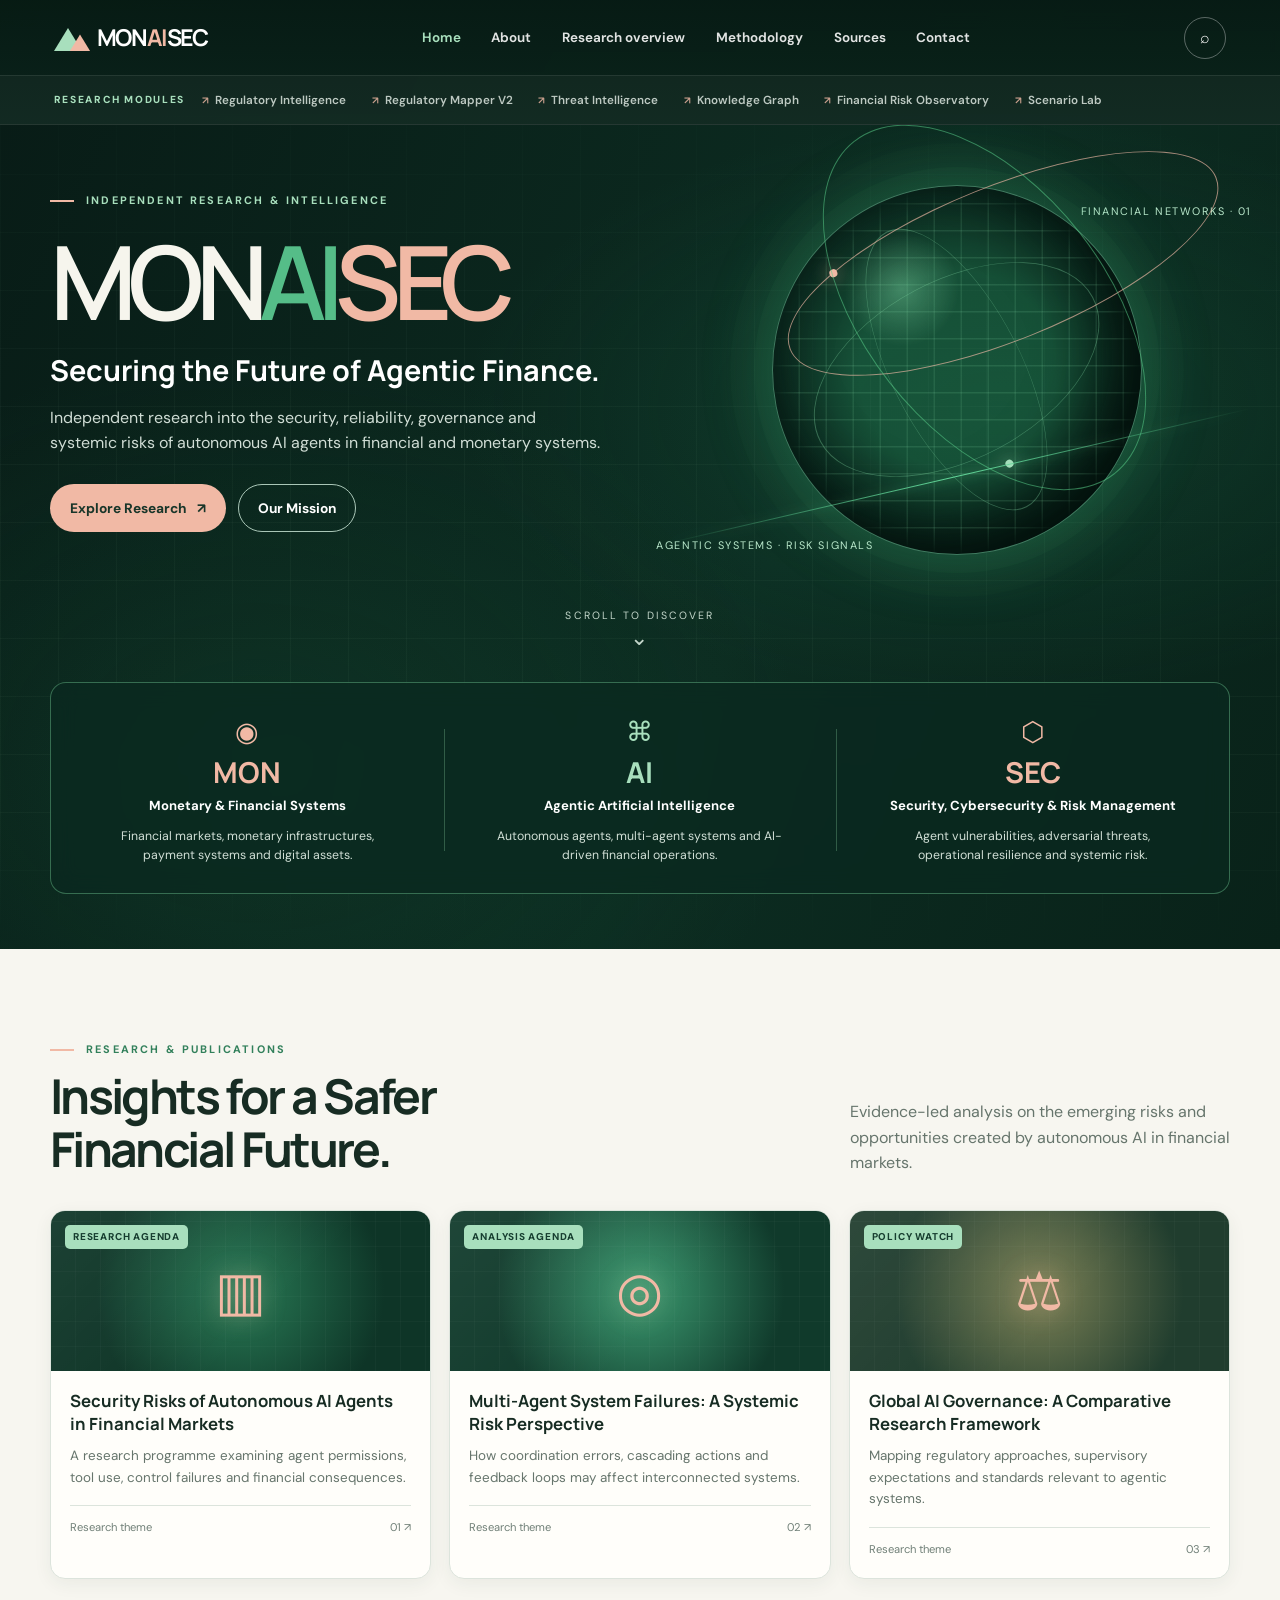
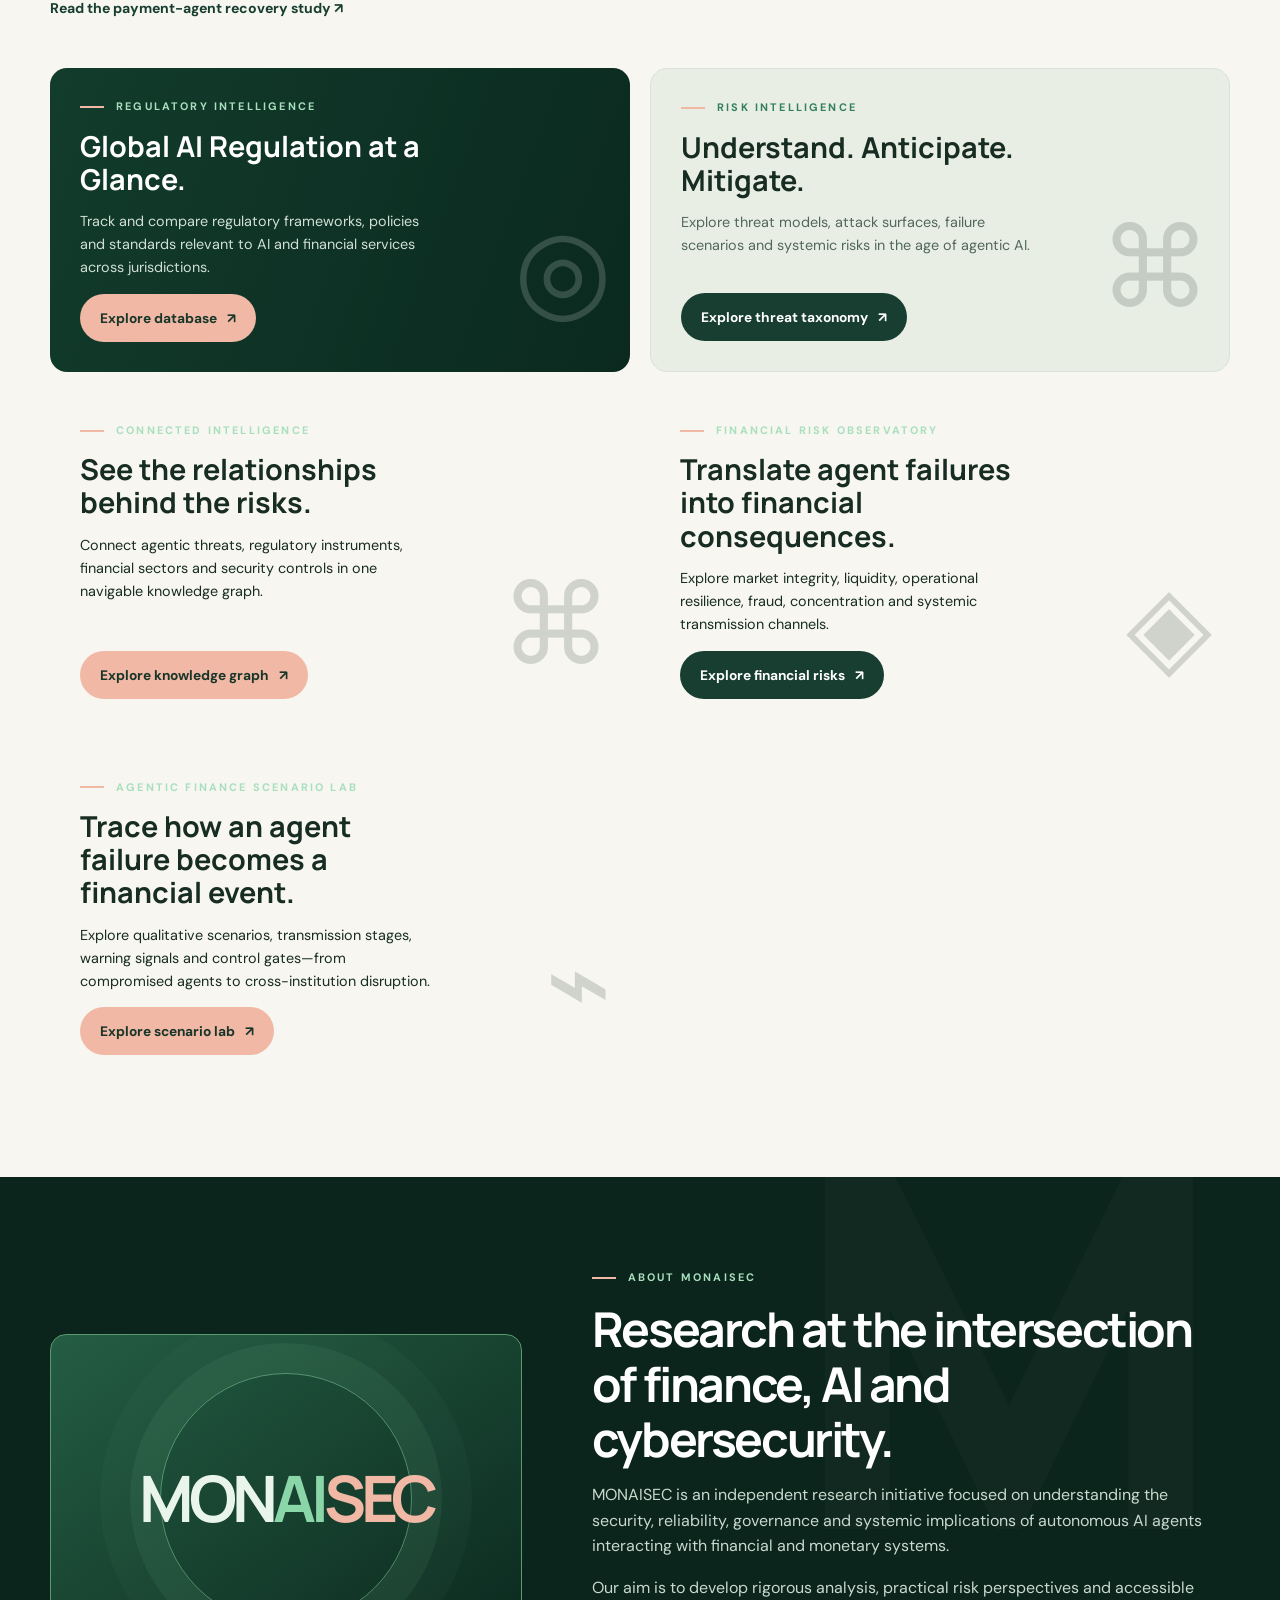
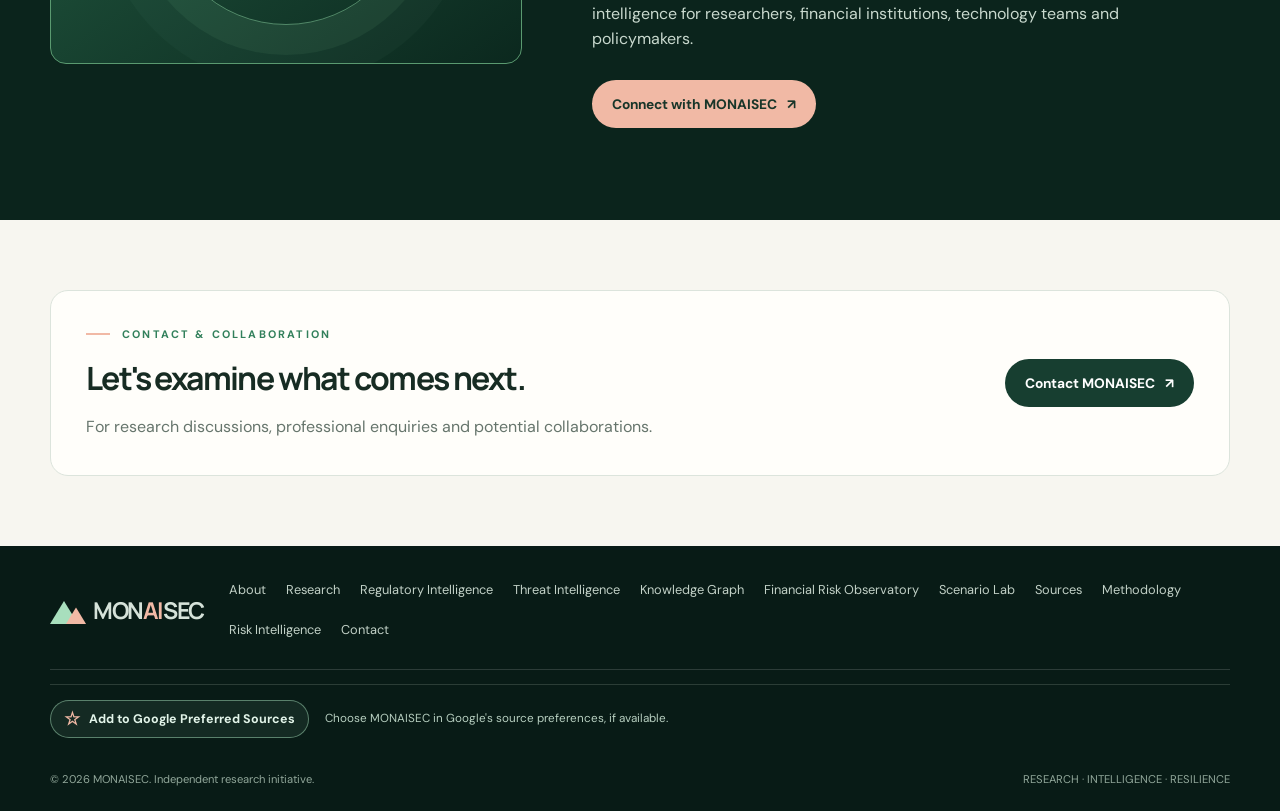
<file: index.html>
<!DOCTYPE html>
<html lang="en">
<head>
  <link rel="icon" href="favicon.svg" type="image/svg+xml">
  <link rel="alternate icon" href="favicon.ico">
  <link rel="icon" href="favicon.png" type="image/png" sizes="1024x1024">
  <link rel="apple-touch-icon" href="favicon.png">
  <meta name="theme-color" content="#0b241c">

  <meta charset="UTF-8">
  <meta name="viewport" content="width=device-width, initial-scale=1">
  <meta name="theme-color" content="#102f25">
  <meta name="description" content="MONAISEC is an independent research initiative examining the security, reliability, governance and systemic risks of autonomous AI agents in financial and monetary systems.">
  <meta property="og:title" content="MONAISEC — Securing the Future of Agentic Finance">
  <meta property="og:description" content="Independent research at the intersection of financial systems, agentic AI and security.">
  <title>MONAISEC — Securing the Future of Agentic Finance</title>
  <link rel="preconnect" href="https://fonts.googleapis.com">
  <link rel="preconnect" href="https://fonts.gstatic.com" crossorigin>
  <link rel="stylesheet" href="assets/css/preferred-sources.css">
  <link href="https://fonts.googleapis.com/css2?family=DM+Sans:wght@400;500;600;700&family=Manrope:wght@400;500;600;700;800&display=swap" rel="stylesheet">
  <style>
    :root {
      --forest:#173e30; --forest-deep:#0b241c; --forest-dark:#081b16;
      --jungle:#32805b; --mint:#a8dfbd; --peach:#f1b9a5;
      --ivory:#f7f6f0; --paper:#fffefa; --ink:#172c23; --muted:#66756c;
      --line:#dce4dc; --radius:18px; --shadow:0 16px 45px rgba(18,48,35,.09);
      --max:1180px;
    }
    *{box-sizing:border-box}
    html{scroll-behavior:smooth;scroll-padding-top:90px}
    body{margin:0;font-family:"DM Sans",sans-serif;color:var(--ink);background:var(--ivory);line-height:1.6}
    a{color:inherit;text-decoration:none}
    button{font:inherit}
    .container{width:min(var(--max),calc(100% - 48px));margin-inline:auto}
    .eyebrow{display:flex;align-items:center;gap:12px;text-transform:uppercase;letter-spacing:.2em;font-size:.68rem;font-weight:700;color:var(--jungle)}
    .eyebrow:before{content:"";width:24px;height:2px;background:var(--peach)}
    .btn{display:inline-flex;align-items:center;justify-content:center;gap:10px;padding:12px 19px;border-radius:999px;font-weight:700;font-size:.86rem;border:1px solid transparent;transition:.22s ease;cursor:pointer}
    .btn:hover{transform:translateY(-2px)}
    .btn-peach{background:var(--peach);color:#183529}
    .btn-peach:hover{background:#ffd0bd;box-shadow:0 8px 25px #f1b9a544}
    .btn-outline{border-color:#a9c6b7;color:white;background:transparent}
    .btn-outline:hover{background:#ffffff12}
    .btn-green{background:var(--forest);color:white}
    .btn-green:hover{background:var(--jungle)}
    .text-link{font-weight:700;color:var(--forest);font-size:.88rem}
    .text-link span{display:inline-block;transition:transform .2s}
    .text-link:hover span{transform:translateX(4px)}
    .site-header{position:absolute;inset:0 0 auto;z-index:20;color:white;width:100%;background:linear-gradient(180deg,#071b14f5,#0b241ceF);border-bottom:1px solid #ffffff20;backdrop-filter:blur(14px)}
    .nav-wrap{width:100%;max-width:none;height:76px;padding:0 clamp(22px,4.2vw,68px);display:flex;align-items:center;justify-content:space-between;border-bottom:1px solid #ffffff1c}
    .primary-links{display:flex;align-items:center;gap:clamp(18px,2.4vw,34px);font-size:.84rem;font-weight:650}
    .primary-links a{opacity:.88;position:relative}
    .primary-links a:hover,.primary-links a.active{opacity:1;color:var(--mint)}
    .research-nav{width:100%;min-height:48px;padding:0 clamp(22px,4.2vw,68px);display:flex;align-items:center;gap:17px;background:#ffffff08}
    .research-nav-label{flex:none;color:#a8dfbd;font-size:.64rem;font-weight:800;letter-spacing:.16em;text-transform:uppercase}
    .research-nav-links{display:flex;align-items:center;gap:clamp(12px,2vw,27px);flex-wrap:wrap}
    .research-nav-links a{font-size:.73rem;font-weight:600;color:#e0eae3;opacity:.83;white-space:nowrap;transition:color .2s,opacity .2s}
    .research-nav-links a:hover{opacity:1;color:var(--peach)}
    .research-nav-links a:before{content:"↗";font-size:.65rem;color:var(--peach);margin-right:6px}
    .brand{display:flex;align-items:center;gap:12px;font-family:Manrope,sans-serif;font-size:1.45rem;font-weight:700;letter-spacing:-.06em}
    .brand-mark{width:31px;height:27px;position:relative;display:inline-block}
    .brand-mark:before,.brand-mark:after{content:"";position:absolute;bottom:0;width:0;height:0;border-left:14px solid transparent;border-right:14px solid transparent;border-bottom:23px solid var(--mint)}
    .brand-mark:before{left:0}
    .brand-mark:after{left:12px;border-bottom-color:var(--peach);transform:scale(.72);transform-origin:bottom}
    .brand span span{color:var(--peach)}

    .nav-actions{display:flex;gap:10px;align-items:center}
    .icon-btn,.menu-toggle{width:42px;height:42px;border:1px solid #ffffff55;border-radius:50%;background:transparent;color:white;display:grid;place-items:center;cursor:pointer}
    .menu-toggle{display:none;border-radius:12px;font-size:1.2rem}
    .hero{min-height:760px;padding:150px 0 55px;color:white;background:
      radial-gradient(ellipse at 78% 43%,#1c76523b 0,transparent 38%),
      radial-gradient(ellipse at 20% 80%,#1b674333 0,transparent 38%),
      linear-gradient(115deg,var(--forest-dark),#0c2c21 60%,#092219);position:relative;overflow:hidden}
    .hero:before{content:"";position:absolute;inset:0;background-image:linear-gradient(#b4e5c00a 1px,transparent 1px),linear-gradient(90deg,#b4e5c00a 1px,transparent 1px);background-size:58px 58px;mask-image:linear-gradient(to bottom,transparent,#000 40%,#000 85%,transparent)}
    .hero-inner{position:relative;z-index:1;display:grid;grid-template-columns:1.05fr .95fr;align-items:center;gap:30px}
    .hero-copy{padding:32px 0 48px}
    .hero .eyebrow{color:var(--mint)}
    .hero h1{font-family:Manrope,sans-serif;font-size:clamp(3.6rem,8vw,7.4rem);line-height:.98;letter-spacing:-.085em;margin:22px 0 20px;font-weight:600}
    .hero h1 .mon{color:#f6f5ed}.hero h1 .ai{color:#55bd88}.hero h1 .sec{color:var(--peach)}
    .hero h2{font-family:Manrope,sans-serif;font-size:clamp(1.2rem,2.4vw,1.8rem);line-height:1.25;margin:0 0 17px;max-width:620px}
    .hero-copy>p{color:#d0ddd5;max-width:550px;font-size:1rem}
    .hero-buttons{display:flex;gap:12px;flex-wrap:wrap;margin-top:28px}
    .hero-visual{height:440px;position:relative;display:grid;place-items:center}
    .globe{width:min(370px,78vw);aspect-ratio:1;border-radius:50%;position:relative;border:1px solid #7dd8aa77;background:
      radial-gradient(circle at 35% 28%,#8ee8b45c,transparent 16%),
      radial-gradient(circle at 50% 50%,#2b94604a 0 38%,#0b291f 70%);
      box-shadow:inset -25px -20px 70px #020e0a,0 0 70px #36bb7950,0 0 0 18px #5ad18b08,0 0 0 42px #5ad18b05}
    .globe:before,.globe:after{content:"";position:absolute;inset:8%;border:1px solid #8ce3ae55;border-radius:50%;transform:rotate(-27deg) scaleX(.42)}
    .globe:after{transform:rotate(62deg) scaleX(.58)}
    .globe-grid{position:absolute;inset:0;border-radius:50%;background:repeating-linear-gradient(0deg,transparent 0 25px,#8ce3ae24 26px 27px),repeating-linear-gradient(90deg,transparent 0 25px,#8ce3ae20 26px 27px);mask-image:radial-gradient(circle,#000 0 62%,transparent 72%)}
    .orbit{position:absolute;width:125%;height:42%;border:1px solid #f1b9a5aa;border-radius:50%;transform:rotate(-22deg);animation:orbit 13s linear infinite}
    .orbit:after{content:"";position:absolute;width:8px;height:8px;background:var(--peach);border-radius:50%;top:12%;left:14%;box-shadow:0 0 18px var(--peach)}
    .orbit.two{width:115%;height:66%;border-color:#5ad18b88;transform:rotate(52deg);animation-duration:18s;animation-direction:reverse}
    .orbit.two:after{background:var(--mint);box-shadow:0 0 18px var(--mint);top:80%;left:82%}
    @keyframes orbit{to{transform:rotate(338deg)}}
    .signal{position:absolute;height:1px;background:linear-gradient(90deg,transparent,#63d89a,transparent);width:110%;top:74%;left:-5%;transform:rotate(-13deg);filter:drop-shadow(0 0 5px #63d89a)}
    .data-label{position:absolute;color:#b9e8cb;font-size:.68rem;letter-spacing:.14em;text-transform:uppercase}
    .data-label.one{top:12%;right:-4%}.data-label.two{bottom:8%;left:-5%}
    .scroll-cue{position:relative;text-align:center;margin-top:18px;color:#c4d7cb;font-size:.66rem;letter-spacing:.2em;text-transform:uppercase}
    .scroll-cue:after{content:"⌄";display:block;font-size:1.4rem;line-height:1.2}
    .pillars{position:relative;z-index:2;margin-top:30px;display:grid;grid-template-columns:repeat(3,1fr);border:1px solid #5eaa7d88;border-radius:16px;background:#0a291fbd;backdrop-filter:blur(12px);overflow:hidden}
    .pillar{padding:27px 28px;text-align:center;position:relative}
    .pillar+.pillar:before{content:"";position:absolute;left:0;top:22%;height:58%;width:1px;background:#6caa8466}
    .pillar .symbol{font-size:1.7rem;color:var(--peach);margin-bottom:5px}
    .pillar:nth-child(2) .symbol{color:var(--mint)}
    .pillar h3{font-family:Manrope,sans-serif;font-size:1.8rem;line-height:1;margin:0 0 5px;color:var(--peach)}
    .pillar:nth-child(2) h3{color:var(--mint)}
    .pillar strong{font-size:.82rem}
    .pillar p{font-size:.77rem;color:#d1dfd6;margin:9px auto 0;max-width:290px}
    section{padding:92px 0}
    .section-head{display:flex;align-items:end;justify-content:space-between;gap:24px;margin-bottom:34px}
    .section-head h2{font-family:Manrope,sans-serif;font-size:clamp(2rem,4vw,3rem);letter-spacing:-.055em;line-height:1.1;margin:12px 0 0;max-width:540px}
    .section-head p{color:var(--muted);max-width:380px;margin:0}
    .research{background:var(--ivory)}
    .research-grid{display:grid;grid-template-columns:repeat(3,1fr);gap:18px}
    .research-card{background:var(--paper);border:1px solid var(--line);border-radius:15px;overflow:hidden;box-shadow:0 5px 18px #193d2910;transition:.25s}
    .research-card:hover{transform:translateY(-5px);box-shadow:var(--shadow)}
    .card-art{height:160px;display:grid;place-items:center;position:relative;overflow:hidden;background:radial-gradient(circle at 50% 50%,#287a55,#0e3527 70%)}
    .card-art:before{content:"";position:absolute;inset:0;background:linear-gradient(135deg,#ffffff10,transparent 60%),repeating-linear-gradient(0deg,transparent 0 24px,#ffffff0d 25px),repeating-linear-gradient(90deg,transparent 0 24px,#ffffff0d 25px)}
    .card-art .art-icon{font-size:3.4rem;color:#f1b9a5;z-index:1;text-shadow:0 0 25px #f1b9a566}
    .card-art.ai-art{background:radial-gradient(circle at 50%,#3b9a70,#103a2b 70%)}
    .card-art.policy-art{background:radial-gradient(circle at 50%,#7b8055,#203d2e 70%)}
    .tag{position:absolute;top:14px;left:14px;background:#a8dfbd;color:#173e30;border-radius:5px;padding:4px 8px;font-size:.62rem;font-weight:800;letter-spacing:.08em;text-transform:uppercase;z-index:2}
    .card-body{padding:19px}
    .card-body h3{font-family:Manrope,sans-serif;font-size:1.05rem;line-height:1.35;margin:0 0 10px}
    .card-body p{color:var(--muted);font-size:.84rem;margin:0 0 17px}
    .card-meta{display:flex;justify-content:space-between;align-items:center;color:#718078;font-size:.7rem;border-top:1px solid var(--line);padding-top:13px}
    .feature-grid{display:grid;grid-template-columns:1fr 1fr;gap:20px;margin-top:48px}
    .feature{min-height:300px;border-radius:17px;padding:30px;position:relative;overflow:hidden;display:flex;flex-direction:column;justify-content:space-between}
    .feature h3{font-family:Manrope,sans-serif;font-size:1.8rem;line-height:1.15;max-width:360px;margin:14px 0}
    .feature p{max-width:350px;font-size:.9rem}
    .feature-reg{background:linear-gradient(110deg,#123c2c,#0b291f);color:white}
    .feature-reg p{color:#d1dfd6}
    .feature-risk{background:#e9eee5;color:var(--ink);border:1px solid #d8e2d7}
    .feature-risk p{color:#52675b}
    .feature-visual{position:absolute;right:18px;bottom:12px;font-size:7rem;opacity:.17;pointer-events:none}
    .feature .eyebrow{color:var(--mint)}
    .feature-risk .eyebrow{color:var(--jungle)}
    .about{background:var(--forest-deep);color:white;position:relative;overflow:hidden}
    .about:after{content:"M";position:absolute;right:4%;top:-100px;font-family:Manrope;font-size:32rem;line-height:1;color:#ffffff06;font-weight:800}
    .about-grid{display:grid;grid-template-columns:.85fr 1.15fr;gap:70px;align-items:center;position:relative;z-index:1}
    .about-art{min-height:330px;border-radius:16px;background:linear-gradient(145deg,#245d43,#0b281e);display:grid;place-items:center;border:1px solid #5a9a70;position:relative;overflow:hidden}
    .about-art:before{content:"";position:absolute;width:250px;height:250px;border:1px solid #9be3b077;border-radius:50%;box-shadow:0 0 0 30px #9be3b010,0 0 0 60px #9be3b008}
    .about-art span{font-family:Manrope;font-size:4rem;font-weight:700;letter-spacing:-.08em;color:#e9f5eb;z-index:1}
    .about-copy h2{font-family:Manrope;font-size:clamp(2rem,4vw,3rem);line-height:1.15;letter-spacing:-.05em;margin:14px 0}
    .about-copy p{color:#c9d9ce;max-width:620px}
    .about .eyebrow{color:var(--mint)}
    .about .btn{margin-top:12px}
    .contact{background:var(--ivory);padding:70px 0}
    .contact-inner{border:1px solid var(--line);background:var(--paper);border-radius:18px;padding:35px;display:flex;align-items:center;justify-content:space-between;gap:30px}
    .contact h2{font-family:Manrope;font-size:2rem;letter-spacing:-.05em;margin:10px 0}
    .contact p{color:var(--muted);margin:0}
    footer{background:#081b16;color:#d5e2d9;padding:34px 0 22px}
    .footer-top{display:flex;align-items:center;justify-content:space-between;gap:25px;padding-bottom:28px;border-bottom:1px solid #ffffff25}
    .footer-links{display:flex;gap:20px;flex-wrap:wrap;font-size:.8rem;color:#c2d1c7}
    .footer-links a:hover{color:var(--peach)}
    .footer-bottom{display:flex;justify-content:space-between;gap:20px;padding-top:18px;color:#91a79a;font-size:.7rem}
    .search-panel{position:fixed;inset:0;background:#061710dd;z-index:50;display:none;place-items:start center;padding:15vh 20px 20px}
    .search-panel.open{display:grid}
    .search-box{width:min(620px,100%);background:var(--paper);border-radius:18px;padding:24px;box-shadow:0 20px 80px #0008}
    .search-row{display:flex;gap:10px}
    .search-row input{flex:1;min-width:0;border:1px solid var(--line);border-radius:10px;padding:13px;font:inherit}
    .search-results{margin-top:14px;display:grid;gap:8px}
    .search-results a{padding:10px;border-radius:8px;background:#f0f4ee;font-size:.88rem}
    .search-results a:hover{background:#e4eee5}
    .close-search{float:right;border:0;background:transparent;font-size:1.3rem;cursor:pointer}
    .reveal{opacity:0;transform:translateY(18px);transition:opacity .65s ease,transform .65s ease}
    .reveal.visible{opacity:1;transform:none}
    .sr-only{position:absolute;width:1px;height:1px;padding:0;margin:-1px;overflow:hidden;clip:rect(0,0,0,0);white-space:nowrap;border:0}
    @media(max-width:900px){
      .research-nav{gap:12px}.research-nav-links{gap:12px}.research-nav-links a{font-size:.68rem}.hero-inner{grid-template-columns:1fr .8fr}.hero h1{font-size:clamp(3.4rem,9vw,6rem)}
      .hero-visual{height:350px}.globe{width:290px}.research-grid{gap:12px}.card-art{height:135px}
      .about-grid{gap:35px}
    }
    @media(max-width:700px){
      .container{width:min(100% - 34px,var(--max))}
      .nav-wrap{height:68px;padding-inline:17px}.menu-toggle{display:grid}.nav-actions .icon-btn{display:none}
      .primary-links{display:none;position:absolute;top:68px;left:17px;right:17px;padding:12px 18px;background:#102f25;border:1px solid #ffffff2b;border-radius:14px 14px 0 0;box-shadow:0 20px 40px #0005;flex-direction:column;align-items:stretch;gap:0}
      .primary-links.open{display:flex}.primary-links a{padding:11px 8px}
      .research-nav{display:none;position:absolute;top:calc(68px + 248px);left:17px;right:17px;padding:14px 18px;background:#0d3023;border:1px solid #ffffff2b;border-top:1px solid #ffffff18;border-radius:0 0 14px 14px;align-items:flex-start;flex-direction:column;gap:10px;box-shadow:0 20px 40px #0005}
      .research-nav.open{display:flex}.research-nav-links{display:grid;grid-template-columns:1fr 1fr;width:100%;gap:10px 14px}.research-nav-links a{white-space:normal;padding:4px 0}
      .hero{padding:145px 0 38px;min-height:auto}.hero-inner{grid-template-columns:1fr;gap:0}.hero-copy{padding:15px 0 0}
      .hero h1{font-size:clamp(3.5rem,16vw,6.3rem)}.hero-copy>p{font-size:.93rem}
      .hero-visual{height:270px;margin-top:-5px}.globe{width:225px}.data-label.one{right:4%}.data-label.two{left:2%}
      .pillars{grid-template-columns:1fr;margin-top:10px}.pillar{padding:21px}.pillar+.pillar:before{left:10%;right:10%;top:0;width:80%;height:1px}
      section{padding:66px 0}.section-head{display:block}.section-head p{margin-top:15px}
      .research-grid{grid-template-columns:1fr}.card-art{height:170px}
      .feature-grid{grid-template-columns:1fr;margin-top:32px}.feature{min-height:270px;padding:25px}
      .about-grid{grid-template-columns:1fr;gap:30px}.about-art{min-height:220px}.about-art span{font-size:3.2rem}
      .contact-inner{display:block;padding:25px}.contact-inner .btn{margin-top:22px}
      .footer-top,.footer-bottom{align-items:flex-start;flex-direction:column}.footer-links{gap:13px}
    }
    @media(prefers-reduced-motion:reduce){html{scroll-behavior:auto}*,*:before,*:after{animation-duration:.01ms!important;animation-iteration-count:1!important;transition-duration:.01ms!important}.reveal{opacity:1;transform:none}}
  </style>
</head>
<body>
<header class="site-header">
  <div class="nav-wrap">
    <a class="brand" href="#home" aria-label="MONAISEC home"><i class="brand-mark" aria-hidden="true"></i><span>MON<span>AI</span>SEC</span></a>
    <nav class="primary-links" id="navLinks" aria-label="Main navigation">
      <a href="#home" class="active">Home</a><a href="#about">About</a><a href="#research">Research overview</a><a href="methodology.html">Methodology</a><a href="sources.html">Sources</a><a href="#contact">Contact</a>
    </nav>
    <div class="nav-actions">
      <button class="icon-btn" id="searchOpen" aria-label="Open site search" title="Search">⌕</button>
      <button class="menu-toggle" id="menuToggle" aria-label="Toggle navigation" aria-expanded="false">☰</button>
    </div>
  </div>
  <nav class="research-nav" id="researchNav" aria-label="Dedicated research pages">
    <span class="research-nav-label">Research modules</span>
    <div class="research-nav-links">
      <a href="regulatory.html">Regulatory Intelligence</a><a href="regulatory-intelligence-v2/index.html">Regulatory Mapper V2</a><a href="threats.html">Threat Intelligence</a><a href="knowledge-graph.html">Knowledge Graph</a><a href="financial-risks.html">Financial Risk Observatory</a><a href="scenario-lab.html">Scenario Lab</a>
    </div>
  </nav>
</header>

<main>
  <section class="hero" id="home">
    <div class="container">
      <div class="hero-inner">
        <div class="hero-copy">
          <div class="eyebrow">Independent research &amp; intelligence</div>
          <h1 aria-label="MONAISEC"><span class="mon" id="monPart">MON</span><span class="ai" id="aiPart">AI</span><span class="sec" id="secPart">SEC</span></h1>
          <h2>Securing the Future of Agentic Finance.</h2>
          <p>Independent research into the security, reliability, governance and systemic risks of autonomous AI agents in financial and monetary systems.</p>
          <div class="hero-buttons">
            <a class="btn btn-peach" href="#research">Explore Research <span>↗</span></a>
            <a class="btn btn-outline" href="#about">Our Mission</a>
          </div>
        </div>
        <div class="hero-visual" aria-label="Abstract visualization of connected financial systems">
          <div class="data-label one">Financial networks · 01</div>
          <div class="globe"><div class="globe-grid"></div><div class="orbit"></div><div class="orbit two"></div></div>
          <div class="signal"></div>
          <div class="data-label two">Agentic systems · Risk signals</div>
        </div>
      </div>
      <div class="scroll-cue">Scroll to discover</div>
      <div class="pillars reveal">
        <article class="pillar"><div class="symbol" aria-hidden="true">◉</div><h3>MON</h3><strong>Monetary &amp; Financial Systems</strong><p>Financial markets, monetary infrastructures, payment systems and digital assets.</p></article>
        <article class="pillar"><div class="symbol" aria-hidden="true">⌘</div><h3>AI</h3><strong>Agentic Artificial Intelligence</strong><p>Autonomous agents, multi-agent systems and AI-driven financial operations.</p></article>
        <article class="pillar"><div class="symbol" aria-hidden="true">⬡</div><h3>SEC</h3><strong>Security, Cybersecurity &amp; Risk Management</strong><p>Agent vulnerabilities, adversarial threats, operational resilience and systemic risk.</p></article>
      </div>
    </div>
  </section>

  <section class="research" id="research">
    <div class="container">
      <div class="section-head reveal">
        <div><div class="eyebrow">Research &amp; publications</div><h2>Insights for a Safer Financial Future.</h2></div>
        <p>Evidence-led analysis on the emerging risks and opportunities created by autonomous AI in financial markets.</p>
      </div>
      <div class="research-grid">
        <article class="research-card reveal"><div class="card-art"><span class="tag">Research agenda</span><div class="art-icon">▥</div></div><div class="card-body"><h3>Security Risks of Autonomous AI Agents in Financial Markets</h3><p>A research programme examining agent permissions, tool use, control failures and financial consequences.</p><div class="card-meta"><span>Research theme</span><span>01 ↗</span></div></div></article>
        <article class="research-card reveal"><div class="card-art ai-art"><span class="tag">Analysis agenda</span><div class="art-icon">◎</div></div><div class="card-body"><h3>Multi-Agent System Failures: A Systemic Risk Perspective</h3><p>How coordination errors, cascading actions and feedback loops may affect interconnected systems.</p><div class="card-meta"><span>Research theme</span><span>02 ↗</span></div></div></article>
        <article class="research-card reveal"><div class="card-art policy-art"><span class="tag">Policy watch</span><div class="art-icon">⚖</div></div><div class="card-body"><h3>Global AI Governance: A Comparative Research Framework</h3><p>Mapping regulatory approaches, supervisory expectations and standards relevant to agentic systems.</p><div class="card-meta"><span>Research theme</span><span>03 ↗</span></div></div></article>
      </div>
      <p><a class="text-link" href="research/payment-agent-recovery.html">Read the payment-agent recovery study <span aria-hidden="true">↗</span></a></p>
      <div class="feature-grid">
        <article class="feature feature-reg reveal" id="regulatory">
          <div><div class="eyebrow">Regulatory intelligence</div><h3>Global AI Regulation at a Glance.</h3><p>Track and compare regulatory frameworks, policies and standards relevant to AI and financial services across jurisdictions.</p></div>
          <div><a class="btn btn-peach" href="regulatory.html">Explore database <span>↗</span></a></div>
          <div class="feature-visual" aria-hidden="true">◎</div>
        </article>
        <article class="feature feature-risk reveal" id="risk">
          <div><div class="eyebrow">Risk intelligence</div><h3>Understand. Anticipate. Mitigate.</h3><p>Explore threat models, attack surfaces, failure scenarios and systemic risks in the age of agentic AI.</p></div>
          <div><a class="btn btn-green" href="threats.html">Explore threat taxonomy <span>↗</span></a></div>
          <div class="feature-visual" aria-hidden="true">⌘</div>
        </article>
        <article class="feature reveal"><div><div class="eyebrow">Connected intelligence</div><h3>See the relationships behind the risks.</h3><p>Connect agentic threats, regulatory instruments, financial sectors and security controls in one navigable knowledge graph.</p></div><div><a class="btn btn-peach" href="knowledge-graph.html">Explore knowledge graph <span>↗</span></a></div><div class="feature-visual" aria-hidden="true">⌘</div></article>
        <article class="feature reveal"><div><div class="eyebrow">Financial risk observatory</div><h3>Translate agent failures into financial consequences.</h3><p>Explore market integrity, liquidity, operational resilience, fraud, concentration and systemic transmission channels.</p></div><div><a class="btn btn-green" href="financial-risks.html">Explore financial risks <span>↗</span></a></div><div class="feature-visual" aria-hidden="true">◈</div></article>
        <article class="feature reveal"><div><div class="eyebrow">Agentic finance scenario lab</div><h3>Trace how an agent failure becomes a financial event.</h3><p>Explore qualitative scenarios, transmission stages, warning signals and control gates—from compromised agents to cross-institution disruption.</p></div><div><a class="btn btn-peach" href="scenario-lab.html">Explore scenario lab <span>↗</span></a></div><div class="feature-visual" aria-hidden="true">⌁</div></article>
      </div>
    </div>
  </section>

  <section class="about" id="about">
    <div class="container about-grid">
      <div class="about-art reveal" aria-hidden="true"><span>MON<span style="color:#8bd6a8">AI</span><span style="color:#f1b9a5">SEC</span></span></div>
      <div class="about-copy reveal">
        <div class="eyebrow">About MONAISEC</div>
        <h2>Research at the intersection of finance, AI and cybersecurity.</h2>
        <p>MONAISEC is an independent research initiative focused on understanding the security, reliability, governance and systemic implications of autonomous AI agents interacting with financial and monetary systems.</p>
        <p>Our aim is to develop rigorous analysis, practical risk perspectives and accessible intelligence for researchers, financial institutions, technology teams and policymakers.</p>
        <a class="btn btn-peach" href="#contact">Connect with MONAISEC <span>↗</span></a>
      </div>
    </div>
  </section>

  <section class="contact" id="contact">
    <div class="container contact-inner reveal">
      <div><div class="eyebrow">Contact &amp; collaboration</div><h2>Let's examine what comes next.</h2><p>For research discussions, professional enquiries and potential collaborations.</p></div>
      <a class="btn btn-green" href="mailto:contact@monaisec.com?subject=MONAISEC%20Enquiry">Contact MONAISEC <span>↗</span></a>
    </div>
  </section>
</main>

<footer>
  <div class="container">
    <div class="footer-top">
      <a class="brand" href="#home"><i class="brand-mark" aria-hidden="true"></i><span>MON<span>AI</span>SEC</span></a>
      <nav class="footer-links" aria-label="Footer navigation"><a href="#about">About</a><a href="#research">Research</a><a href="regulatory.html">Regulatory Intelligence</a><a href="threats.html">Threat Intelligence</a><a href="knowledge-graph.html">Knowledge Graph</a><a href="financial-risks.html">Financial Risk Observatory</a><a href="scenario-lab.html">Scenario Lab</a><a href="sources.html">Sources</a><a href="methodology.html">Methodology</a><a href="#risk">Risk Intelligence</a><a href="#contact">Contact</a></nav>
    </div>
    <div class="preferred-source-row"><a class="preferred-source-badge" href="https://www.google.com/preferences/source?q=monaisec.com" target="_blank" rel="noopener noreferrer" aria-label="Add MONAISEC to your Google Preferred Sources (opens Google in a new tab)" title="Choose MONAISEC in Google's source preferences"><span class="preferred-source-star" aria-hidden="true">☆</span><span>Add to Google Preferred Sources</span></a><span class="preferred-source-note">Choose MONAISEC in Google's source preferences, if available.</span></div>
    <div class="footer-bottom"><span>© <span id="year"></span> MONAISEC. Independent research initiative.</span><span>RESEARCH · INTELLIGENCE · RESILIENCE</span></div>
  </div>
</footer>

<div class="search-panel" id="searchPanel" role="dialog" aria-modal="true" aria-label="Search this website">
  <div class="search-box">
    <button class="close-search" id="searchClose" aria-label="Close search">×</button>
    <h2 style="font-family:Manrope;margin:0 0 14px">Search MONAISEC</h2>
    <div class="search-row"><input id="siteSearch" type="search" placeholder="Try “regulatory” or “risk”..." autocomplete="off"><button class="btn btn-green" id="searchGo">Search</button></div>
    <div class="search-results" id="searchResults" aria-live="polite"><span style="color:#66756c;font-size:.85rem">Search sections and research themes.</span></div>
  </div>
</div>

<script>
  const $ = (s, root=document) => root.querySelector(s);
  const nav = $('#navLinks'), researchNav = $('#researchNav'), menuToggle = $('#menuToggle');
  menuToggle.addEventListener('click', () => {
    const open = !nav.classList.contains('open');
    nav.classList.toggle('open', open); researchNav.classList.toggle('open', open);
    menuToggle.setAttribute('aria-expanded', String(open));
    menuToggle.textContent = open ? '×' : '☰';
  });
  [...nav.querySelectorAll('a'), ...researchNav.querySelectorAll('a')].forEach(a => a.addEventListener('click', () => {
    nav.classList.remove('open'); researchNav.classList.remove('open'); menuToggle.setAttribute('aria-expanded','false'); menuToggle.textContent='☰';
  }));
  $('#year').textContent = new Date().getFullYear();

  // Reveal content as it enters the viewport; show immediately if reduced motion is preferred.
  const revealItems = document.querySelectorAll('.reveal');
  if ('IntersectionObserver' in window && !window.matchMedia('(prefers-reduced-motion: reduce)').matches) {
    const observer = new IntersectionObserver(entries => entries.forEach(entry => {
      if (entry.isIntersecting) { entry.target.classList.add('visible'); observer.unobserve(entry.target); }
    }), {threshold:.12});
    revealItems.forEach(el => observer.observe(el));
  } else revealItems.forEach(el => el.classList.add('visible'));

  // The wordmark resolves in three stages, with a static accessible text alternative.
  const parts = [$('#monPart'), $('#aiPart'), $('#secPart')];
  if (!window.matchMedia('(prefers-reduced-motion: reduce)').matches) {
    parts.forEach((part, i) => { part.style.opacity = '.25'; part.style.transition = 'opacity .7s ease'; });
    parts.forEach((part, i) => setTimeout(() => part.style.opacity = '1', 350 + i * 550));
  }

  // Lightweight on-page search.
  const panel = $('#searchPanel'), searchInput = $('#siteSearch'), results = $('#searchResults');
  const searchable = [
    {title:'About MONAISEC', text:'mission independent research financial systems agentic AI cybersecurity', href:'#about'},
    {title:'Research & Publications', text:'research papers autonomous agents multi-agent systemic risk', href:'#research'},
    {title:'Recovering AI agent payments after a lost acknowledgement', text:'payment-agent recovery controls duplicate payments retries idempotency provider reconciliation', href:'research/payment-agent-recovery.html'},
    {title:'Regulatory Intelligence', text:'global AI regulation policy EU AI Act standards jurisdictions', href:'regulatory.html'},
    {title:'Threat & Vulnerability Intelligence', text:'OWASP agentic top ten MITRE ATLAS prompt injection tool misuse privilege abuse financial threat taxonomy', href:'threats.html'},
    {title:'Risk Knowledge Graph', text:'connected intelligence graph relationships threats regulations controls financial sectors', href:'knowledge-graph.html'},
    {title:'Financial Risk Observatory', text:'financial stability market integrity liquidity operational resilience fraud concentration systemic contagion', href:'financial-risks.html'},
    {title:'Agentic Finance Scenario Lab', text:'qualitative scenario analysis trading agent compromise liquidity withdrawal payment fraud common provider outage multi-agent data contamination warning signals controls', href:'scenario-lab.html'},
    {title:'Risk Intelligence', text:'threat models vulnerabilities attack surfaces failure scenarios', href:'#risk'},
    {title:'Contact & Collaboration', text:'professional enquiries research partnerships', href:'#contact'},
    {title:'MON — Monetary & Financial Systems', text:'financial markets payment systems monetary infrastructure digital assets', href:'#home'},
    {title:'AI — Agentic Artificial Intelligence', text:'autonomous agents multi-agent systems AI operations', href:'#home'},
    {title:'SEC — Security & Risk', text:'security cybersecurity risk management resilience', href:'#home'}
  ];
  function openSearch(){panel.classList.add('open');searchInput.focus();}
  function closeSearch(){panel.classList.remove('open');}
  function runSearch(){
    const q=searchInput.value.trim().toLowerCase();
    if(!q){results.innerHTML='<span style="color:#66756c;font-size:.85rem">Enter a search term.</span>';return;}
    const found=searchable.filter(x=>(x.title+' '+x.text).toLowerCase().includes(q));
    results.innerHTML=found.length ? found.map(x=>`<a href="${x.href}">${x.title} <span aria-hidden="true">↗</span></a>`).join('') : '<span style="color:#66756c;font-size:.85rem">No matching section found. Try “research”, “AI”, “risk” or “regulatory”.</span>';
    results.querySelectorAll('a').forEach(a=>a.addEventListener('click',closeSearch));
  }
  $('#searchOpen').addEventListener('click',openSearch);
  $('#searchClose').addEventListener('click',closeSearch);
  $('#searchGo').addEventListener('click',runSearch);
  searchInput.addEventListener('keydown',e=>{if(e.key==='Enter')runSearch();if(e.key==='Escape')closeSearch();});
  panel.addEventListener('click',e=>{if(e.target===panel)closeSearch();});
  document.addEventListener('keydown',e=>{if(e.key==='Escape')closeSearch();});

  // Highlight the current section in the desktop navigation.
  if ('IntersectionObserver' in window) {
    const sections = document.querySelectorAll('main section[id]');
    const sectionObserver = new IntersectionObserver(entries => entries.forEach(entry => {
      if(entry.isIntersecting) nav.querySelectorAll('a').forEach(a=>a.classList.toggle('active',a.getAttribute('href')==='#'+entry.target.id));
    }), {rootMargin:'-35% 0px -55% 0px'});
    sections.forEach(s=>sectionObserver.observe(s));
  }
</script>
</body>
</html>
</file>
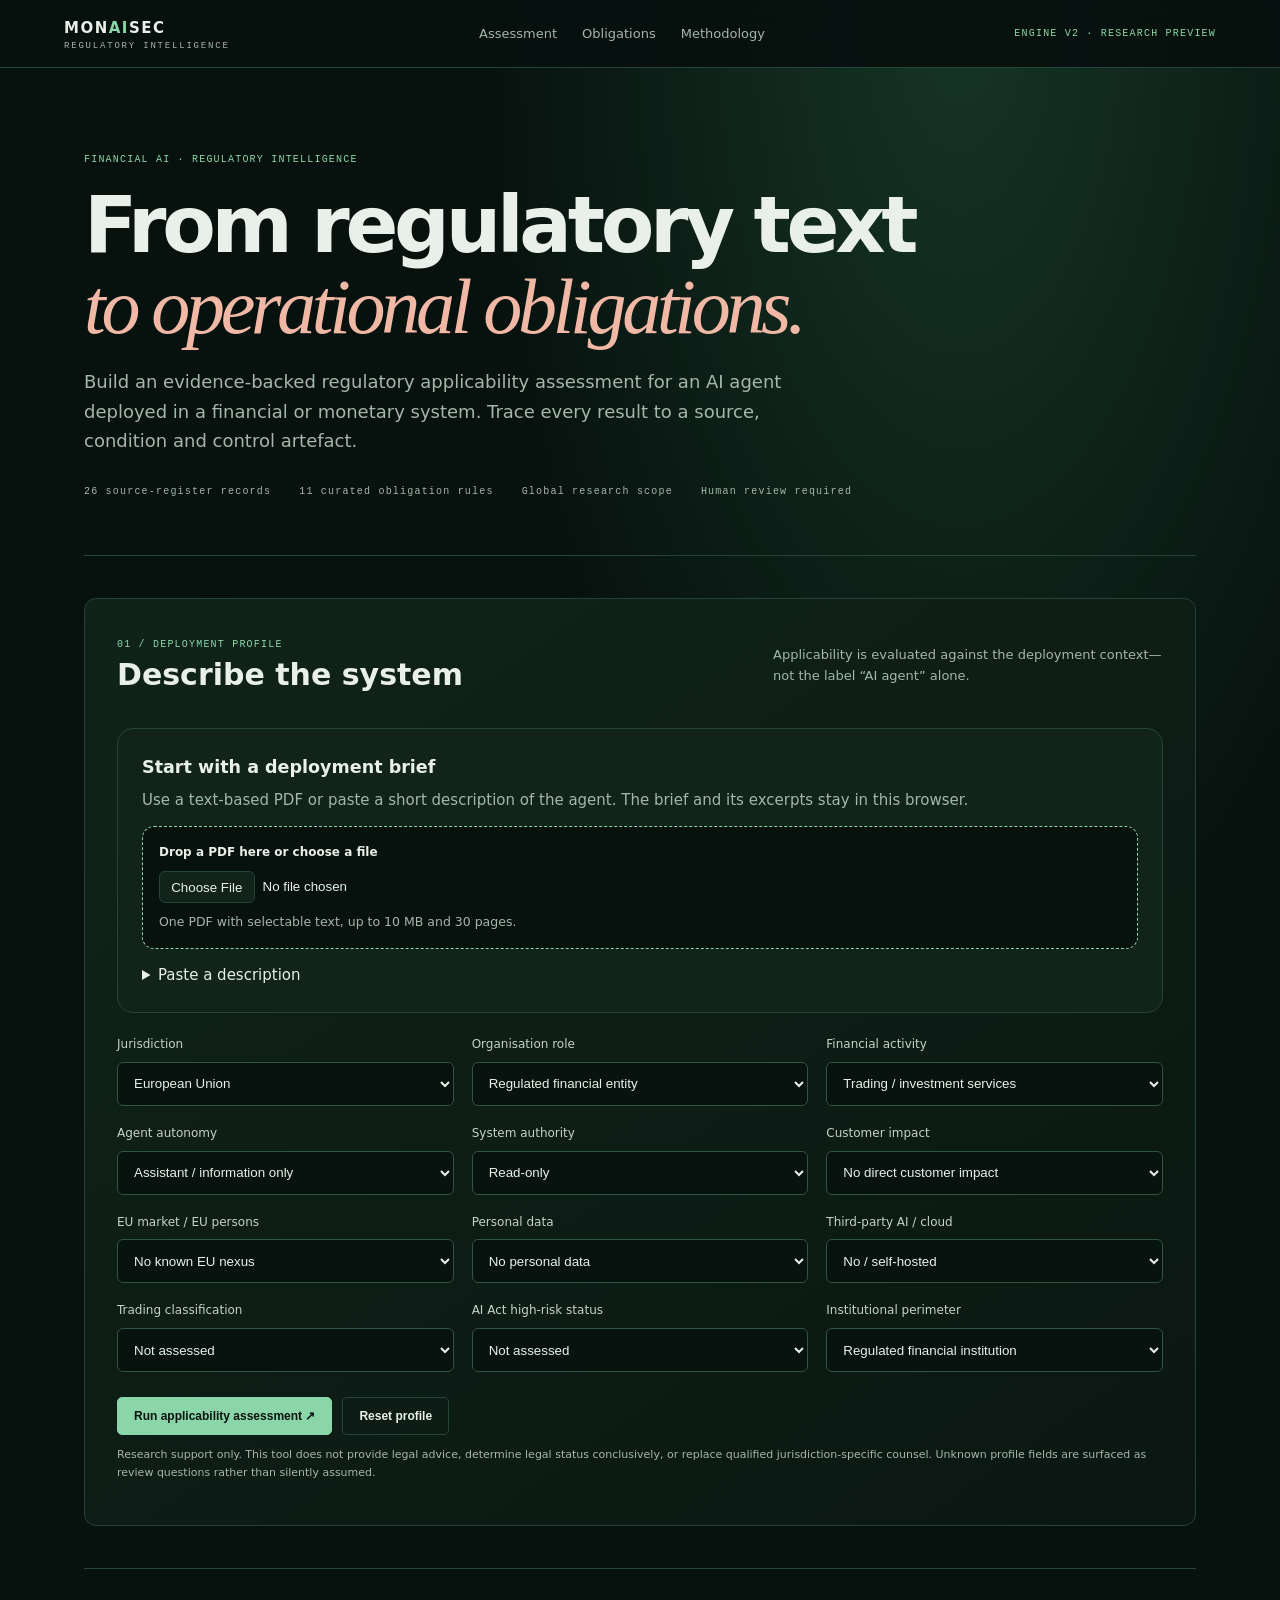
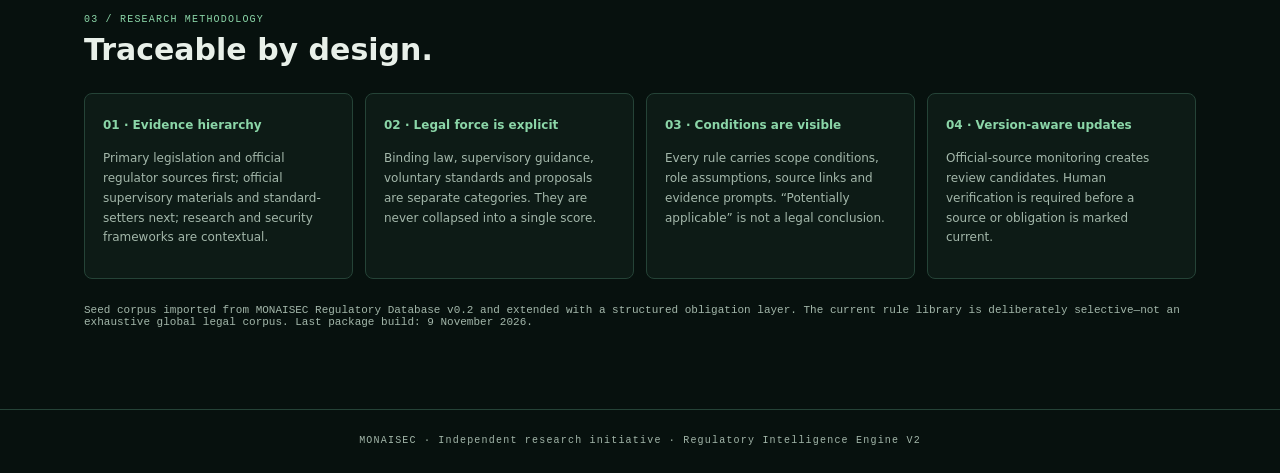
<file: regulatory-intelligence-v2/index.html>
<!doctype html><html lang="en"><head><meta charset="utf-8"><meta name="viewport" content="width=device-width,initial-scale=1"><meta name="description" content="MONAISEC Regulatory Intelligence Engine — evidence-linked applicability and obligation mapping for AI agents in financial markets."><title>MONAISEC | Regulatory Intelligence Engine V2</title><link rel="stylesheet" href="../assets/css/engine.css"></head><body>
<header><a class="brand" href="../index.html">MON<span>AI</span>SEC <small>REGULATORY INTELLIGENCE</small></a><nav><a href="#assess">Assessment</a><a href="#results">Obligations</a><a href="#method">Methodology</a></nav><span class="version">ENGINE V2 · RESEARCH PREVIEW</span></header>
<main id="top"><section class="hero"><div class="eyebrow">FINANCIAL AI · REGULATORY INTELLIGENCE</div><h1>From regulatory text<br><em>to operational obligations.</em></h1><p>Build an evidence-backed regulatory applicability assessment for an AI agent deployed in a financial or monetary system. Trace every result to a source, condition and control artefact.</p><div class="hero-meta"><span>26 source-register records</span><span>11 curated obligation rules</span><span>Global research scope</span><span>Human review required</span></div></section>
<section id="assess" class="panel"><div class="section-head"><div><div class="eyebrow">01 / DEPLOYMENT PROFILE</div><h2>Describe the system</h2></div><p>Applicability is evaluated against the deployment context—not the label “AI agent” alone.</p></div>
<section class="brief-import" aria-labelledby="brief-heading">
  <h3 id="brief-heading">Start with a deployment brief</h3>
  <p>Use a text-based PDF or paste a short description of the agent. The brief and its excerpts stay in this browser.</p>
  <div class="brief-drop" id="brief-drop">
    <label for="brief-file">Drop a PDF here or choose a file</label>
    <input id="brief-file" type="file" accept="application/pdf,.pdf" aria-describedby="brief-limit">
    <small id="brief-limit">One PDF with selectable text, up to 10 MB and 30 pages.</small>
  </div>
  <details class="brief-paste"><summary>Paste a description</summary>
    <label for="brief-text">Deployment description</label>
    <textarea id="brief-text" rows="5" maxlength="30000" placeholder="Primary jurisdiction: European Union. The agent drafts payment instructions. A treasury analyst approves and submits them."></textarea>
    <button type="button" class="secondary" id="brief-analyse">Find suggested settings</button>
  </details>
  <p id="brief-status" class="brief-status" role="status"></p>
  <section id="brief-review" hidden aria-labelledby="brief-review-title">
    <h4 id="brief-review-title" tabindex="-1">Review suggested settings</h4>
    <ul id="brief-suggestions" class="brief-suggestions"></ul>
    <div class="actions">
      <button type="button" id="brief-apply" class="primary">Apply selected suggestions</button>
      <button type="button" id="brief-clear" class="secondary">Clear brief</button>
    </div>
  </section>
</section>
<div class="form-grid" id="profile-fields">
<label>Jurisdiction <select id="jurisdiction"><option value="European Union">European Union</option><option value="United Kingdom">United Kingdom</option><option value="United States">United States</option><option value="Singapore">Singapore</option><option value="China">China</option><option value="Morocco">Morocco</option><option value="International">Cross-border / international</option></select></label>
<label>Organisation role <select id="role"><option value="regulated-financial-entity">Regulated financial entity</option><option value="provider">AI system provider / vendor</option><option value="deployer">AI system deployer</option><option value="both">Provider and deployer</option><option value="controller">Data controller</option><option value="processor">Data processor</option></select></label>
<label>Financial activity <select id="activity"><option value="trading">Trading / investment services</option><option value="payments">Payments / money movement</option><option value="credit">Credit / lending / scoring</option><option value="insurance">Insurance / underwriting</option><option value="aml">AML / KYC / fraud</option><option value="customer-service">Customer-facing service</option><option value="asset-management">Asset / portfolio management</option><option value="internal-operations">Internal operations</option></select></label>
<label>Agent autonomy <select id="autonomy"><option value="assistant">Assistant / information only</option><option value="approval">Recommends; human approves</option><option value="bounded">Bounded execution within limits</option><option value="high">High autonomy / multi-step execution</option></select></label>
<label>System authority <select id="authority"><option value="read">Read-only</option><option value="recommend">Recommend / rank / decide</option><option value="modify">Modify records / initiate workflows</option><option value="transact">Execute trades / payments / transfers</option></select></label>
<label>Customer impact <select id="impact"><option value="none">No direct customer impact</option><option value="indirect">Indirect / staff-mediated</option><option value="significant">Direct material customer outcome</option></select></label>
<label>EU market / EU persons <select id="eu"><option value="no">No known EU nexus</option><option value="market">Offered / used in EU market</option><option value="data">Processes EU residents' personal data</option><option value="both">Both EU market and EU personal data</option></select></label>
<label>Personal data <select id="personal"><option value="no">No personal data</option><option value="yes">Personal data processed</option><option value="sensitive">Sensitive / special-category data</option></select></label>
<label>Third-party AI / cloud <select id="thirdparty"><option value="no">No / self-hosted</option><option value="yes">External model or cloud provider</option><option value="critical">Critical outsourced ICT dependency</option></select></label>
<label>Trading classification <select id="algo"><option value="unknown">Not assessed</option><option value="yes">May constitute algorithmic trading</option><option value="no">Not algorithmic trading</option></select></label>
<label>AI Act high-risk status <select id="highrisk"><option value="unknown">Not assessed</option><option value="yes">Assessed as high-risk</option><option value="no">Assessed as not high-risk</option></select></label>
<label>Institutional perimeter <select id="regulated"><option value="yes">Regulated financial institution</option><option value="no">Not a regulated financial institution</option><option value="unknown">Unknown / confirm</option></select></label>
</div>
<label id="brief-confirmation" class="brief-confirmation" hidden>
  <input id="brief-confirm" type="checkbox">
  I reviewed all profile fields, including those without a suggestion.
</label>
<div class="actions"><button id="run" class="primary" disabled>Run applicability assessment ↗</button><span id="data-status" role="status">Loading regulatory data…</span><button id="reset" class="secondary">Reset profile</button></div><p class="disclaimer">Research support only. This tool does not provide legal advice, determine legal status conclusively, or replace qualified jurisdiction-specific counsel. Unknown profile fields are surfaced as review questions rather than silently assumed.</p></section>
<section id="results" class="results hidden"><div class="section-head"><div><div class="eyebrow">02 / ANALYSIS OUTPUT</div><h2>Applicability & obligations</h2></div><div class="actions"><button id="export" class="secondary">Export assessment JSON ↓</button><button id="csv" class="secondary">Export obligations CSV ↓</button></div></div><div class="stats" id="stats"></div><div class="tabs"><button class="tab active" data-tab="applicable">Potentially applicable</button><button class="tab" data-tab="conditional">Conditional / verify</button><button class="tab" data-tab="reference">Contextual references</button></div><div id="obligation-list"></div><div class="review-box"><h3>Open legal and factual questions</h3><ul id="questions"></ul></div>
<section id="brief-report" class="report-panel" aria-labelledby="report-heading">
  <h3 id="report-heading">Take the next steps with you</h3>
  <p>Get the standard MONAISEC scoping brief, with evidence to gather and official sources to check.</p>
  <div class="actions">
    <a class="secondary" href="../assets/reports/monaisec-regulatory-scoping-brief.pdf" download>Download PDF</a>
    <button class="secondary" id="report-email-open" type="button" aria-expanded="false">Email me the PDF</button>
  </div>
  <p id="report-email-status" class="brief-status" role="status"></p>
  <div id="report-email-slot" hidden></div>
</section></section>
<section id="method" class="method"><div class="eyebrow">03 / RESEARCH METHODOLOGY</div><h2>Traceable by design.</h2><div class="method-grid"><article><b>01 · Evidence hierarchy</b><p>Primary legislation and official regulator sources first; official supervisory materials and standard-setters next; research and security frameworks are contextual.</p></article><article><b>02 · Legal force is explicit</b><p>Binding law, supervisory guidance, voluntary standards and proposals are separate categories. They are never collapsed into a single score.</p></article><article><b>03 · Conditions are visible</b><p>Every rule carries scope conditions, role assumptions, source links and evidence prompts. “Potentially applicable” is not a legal conclusion.</p></article><article><b>04 · Version-aware updates</b><p>Official-source monitoring creates review candidates. Human verification is required before a source or obligation is marked current.</p></article></div><p class="footnote">Seed corpus imported from MONAISEC Regulatory Database v0.2 and extended with a structured obligation layer. The current rule library is deliberately selective—not an exhaustive global legal corpus. Last package build: 9 November 2026.</p></section></main><footer>MONAISEC · Independent research initiative · Regulatory Intelligence Engine V2</footer><script src="../assets/js/engine.js"></script><script type="module" src="../assets/js/mapper-brief.mjs"></script></body></html>
</file>
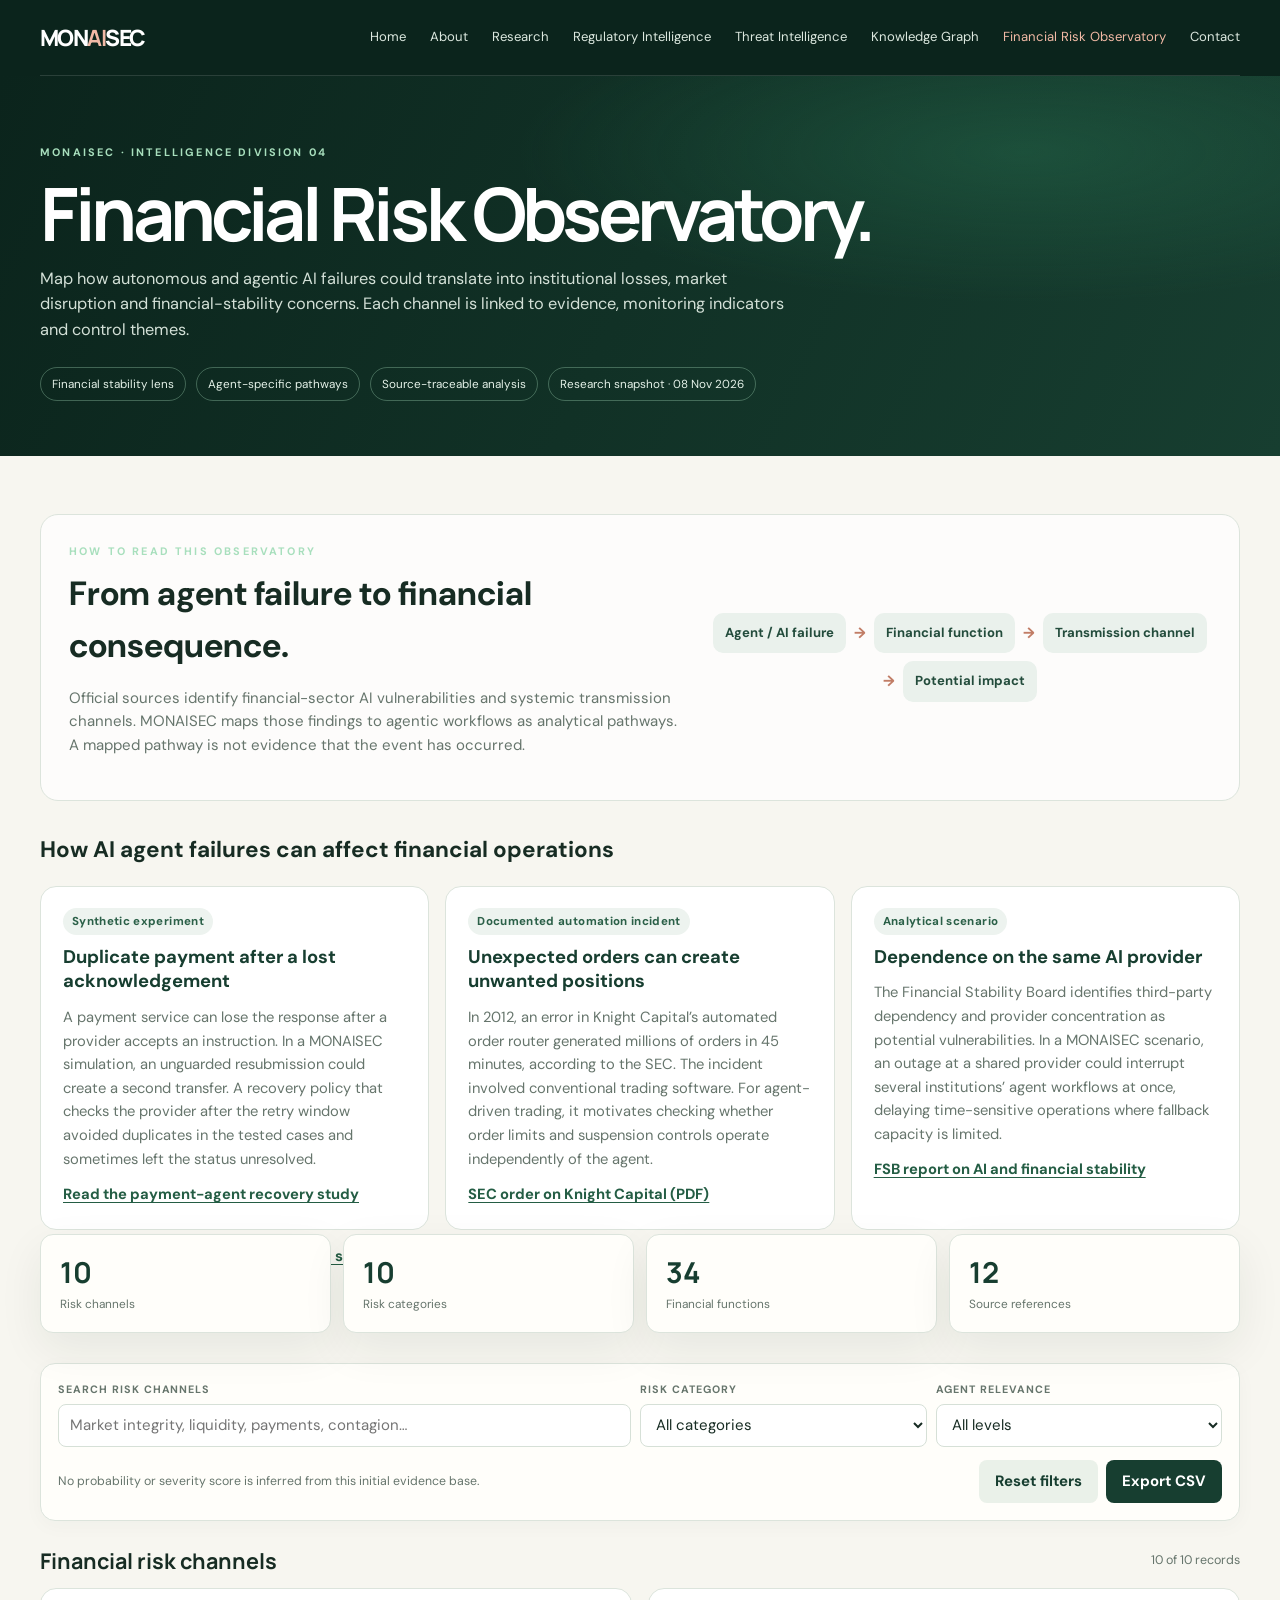
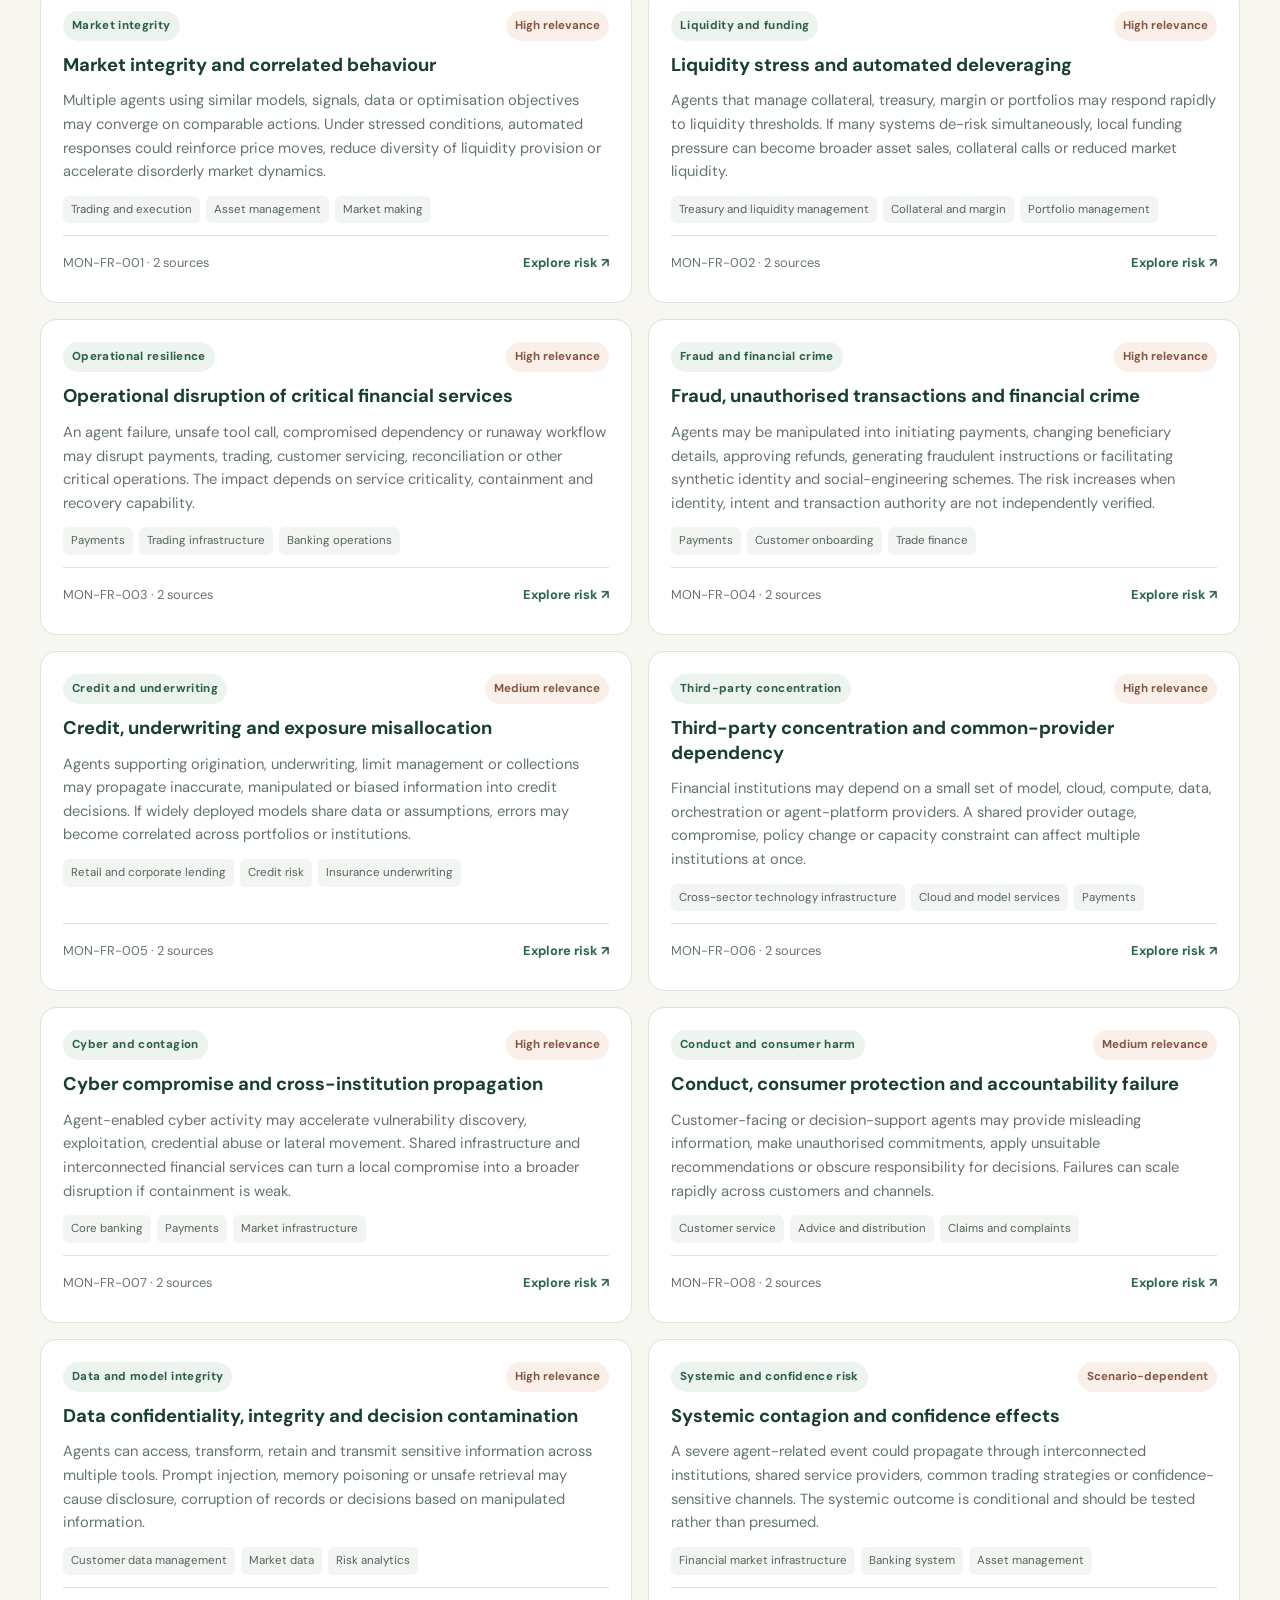
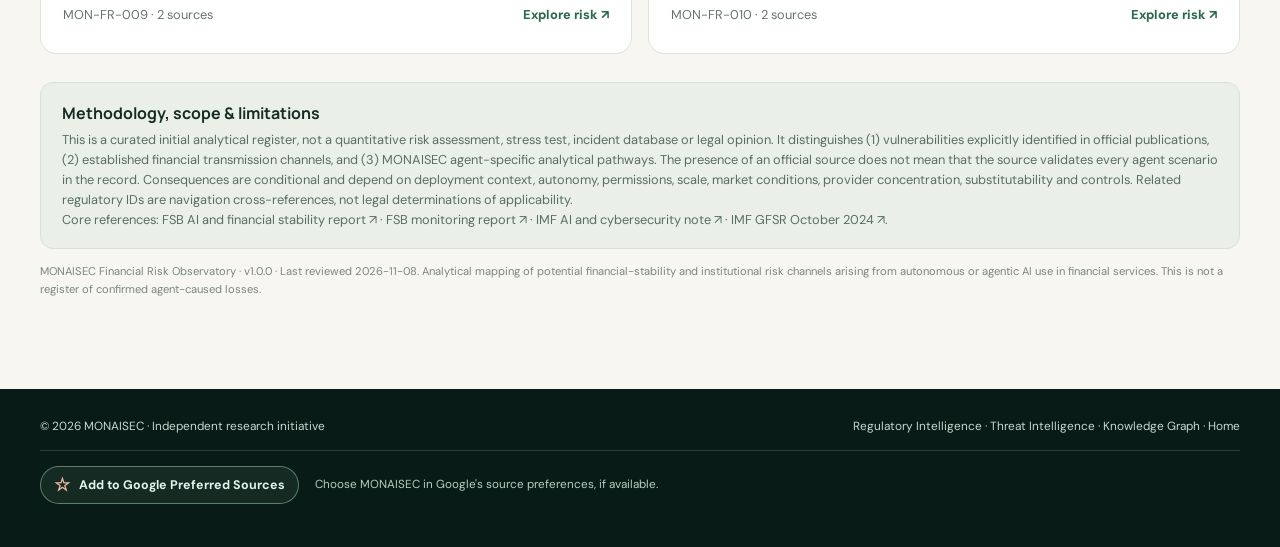
<file: financial-risks.html>
<!DOCTYPE html><html lang="en"><head>
  <link rel="icon" href="favicon.svg" type="image/svg+xml">
  <link rel="alternate icon" href="favicon.ico">
  <link rel="icon" href="favicon.png" type="image/png" sizes="1024x1024">
  <link rel="apple-touch-icon" href="favicon.png">
  <meta name="theme-color" content="#0b241c">
<meta charset="UTF-8"><meta name="viewport" content="width=device-width, initial-scale=1">
<meta name="description" content="Explore how AI agent failures can affect payments, trading and financial stability, with documented examples and source-linked scenarios.">
<link rel="canonical" href="https://monaisec.com/financial-risks.html">
<title>Agentic AI Risks in Finance | MONAISEC</title>
<link rel="stylesheet" href="assets/css/regulatory.css"><link rel="stylesheet" href="assets/css/financial-risks.css"><link rel="stylesheet" href="assets/css/preferred-sources.css"></head><body>
<header class="topbar"><div class="container nav"><a class="brand" href="index.html">MON<b>AI</b>SEC</a><nav class="navlinks"><a href="index.html">Home</a><a href="index.html#about">About</a><a href="index.html#research">Research</a><a href="regulatory.html">Regulatory Intelligence</a><a href="threats.html">Threat Intelligence</a><a href="knowledge-graph.html">Knowledge Graph</a><a href="financial-risks.html" aria-current="page" style="color:#f1b9a5">Financial Risk Observatory</a><a href="index.html#contact">Contact</a></nav></div></header>
<section class="hero"><div class="container"><div class="eyebrow">MONAISEC · Intelligence Division 04</div><h1>Financial Risk Observatory.</h1><p>Map how autonomous and agentic AI failures could translate into institutional losses, market disruption and financial-stability concerns. Each channel is linked to evidence, monitoring indicators and control themes.</p><div class="hero-meta"><span class="chip">Financial stability lens</span><span class="chip">Agent-specific pathways</span><span class="chip">Source-traceable analysis</span><span class="chip">Research snapshot · 08 Nov 2026</span></div></div></section>
<main class="container content"><section class="risk-intro"><div><div class="eyebrow">How to read this observatory</div><h2>From agent failure to financial consequence.</h2><p>Official sources identify financial-sector AI vulnerabilities and systemic transmission channels. MONAISEC maps those findings to agentic workflows as analytical pathways. A mapped pathway is not evidence that the event has occurred.</p></div><div class="risk-flow"><span>Agent / AI failure</span><i>→</i><span>Financial function</span><i>→</i><span>Transmission channel</span><i>→</i><span>Potential impact</span></div></section>
<section class="risk-evidence" aria-labelledby="risk-evidence-title">
  <h2 id="risk-evidence-title">How AI agent failures can affect financial operations</h2>
  <div class="risk-cards">
    <article class="risk-card">
      <div><span class="risk-tag">Synthetic experiment</span></div>
      <h3>Duplicate payment after a lost acknowledgement</h3>
      <p>A payment service can lose the response after a provider accepts an instruction. In a MONAISEC simulation, an unguarded resubmission could create a second transfer. A recovery policy that checks the provider after the retry window avoided duplicates in the tested cases and sometimes left the status unresolved.</p>
      <p><a href="research/payment-agent-recovery.html">Read the payment-agent recovery study</a></p>
    </article>
    <article class="risk-card">
      <div><span class="risk-tag">Documented automation incident</span></div>
      <h3>Unexpected orders can create unwanted positions</h3>
      <p>In 2012, an error in Knight Capital’s automated order router generated millions of orders in 45 minutes, according to the SEC. The incident involved conventional trading software. For agent-driven trading, it motivates checking whether order limits and suspension controls operate independently of the agent.</p>
      <p><a href="https://www.sec.gov/litigation/admin/2013/34-70694.pdf">SEC order on Knight Capital (PDF)</a></p>
    </article>
    <article class="risk-card">
      <div><span class="risk-tag">Analytical scenario</span></div>
      <h3>Dependence on the same AI provider</h3>
      <p>The Financial Stability Board identifies third-party dependency and provider concentration as potential vulnerabilities. In a MONAISEC scenario, an outage at a shared provider could interrupt several institutions’ agent workflows at once, delaying time-sensitive operations where fallback capacity is limited.</p>
      <p><a href="https://www.fsb.org/2024/11/the-financial-stability-implications-of-artificial-intelligence/">FSB report on AI and financial stability</a></p>
    </article>
  </div>
  <p><a href="methodology.html">How MONAISEC classifies evidence and scenarios</a></p>
</section>
<section class="stats"><div class="stat"><strong id="totalCount">—</strong><span>Risk channels</span></div><div class="stat"><strong id="categoryCount">—</strong><span>Risk categories</span></div><div class="stat"><strong id="functionCount">—</strong><span>Financial functions</span></div><div class="stat"><strong id="sourceCount">—</strong><span>Source references</span></div></section>
<section class="toolbar"><div class="searchrow risk-filters"><div class="field"><label for="query">Search risk channels</label><input id="query" type="search" placeholder="Market integrity, liquidity, payments, contagion…"></div><div class="field"><label for="category">Risk category</label><select id="category"><option value="">All categories</option></select></div><div class="field"><label for="exposure">Agent relevance</label><select id="exposure"><option value="">All levels</option><option>High relevance</option><option>Medium relevance</option><option>Scenario-dependent</option></select></div></div><div class="toolbar-bottom"><span class="checkline">No probability or severity score is inferred from this initial evidence base.</span><div style="display:flex;gap:8px"><button class="btn btn-light" id="reset">Reset filters</button><button class="btn btn-green" id="export">Export CSV</button></div></div></section>
<div class="results-head"><h2>Financial risk channels</h2><span class="result-count" id="resultCount" aria-live="polite">Loading records…</span></div><section class="risk-cards" id="records" aria-live="polite"></section>
<section class="method"><h3>Methodology, scope & limitations</h3><p>This is a curated initial analytical register, not a quantitative risk assessment, stress test, incident database or legal opinion. It distinguishes (1) vulnerabilities explicitly identified in official publications, (2) established financial transmission channels, and (3) MONAISEC agent-specific analytical pathways. The presence of an official source does not mean that the source validates every agent scenario in the record. Consequences are conditional and depend on deployment context, autonomy, permissions, scale, market conditions, provider concentration, substitutability and controls. Related regulatory IDs are navigation cross-references, not legal determinations of applicability.</p><p>Core references: <a href="https://www.fsb.org/2024/11/the-financial-stability-implications-of-artificial-intelligence/" target="_blank" rel="noopener">FSB AI and financial stability report ↗</a> · <a href="https://www.fsb.org/2025/10/monitoring-adoption-of-artificial-intelligence-and-related-vulnerabilities-in-the-financial-sector/" target="_blank" rel="noopener">FSB monitoring report ↗</a> · <a href="https://www.imf.org/en/publications/imf-notes/issues/2026/06/29/artificial-intelligence-and-cybersecurity-in-the-financial-sector-576706" target="_blank" rel="noopener">IMF AI and cybersecurity note ↗</a> · <a href="https://www.imf.org/en/Publications/GFSR/Issues/2024/10/22/global-financial-stability-report-october-2024" target="_blank" rel="noopener">IMF GFSR October 2024 ↗</a>.</p></section><p class="disclaimer" id="datasetMeta">Dataset metadata loading…</p></main>
<footer class="footer"><div class="container footerin"><span>© <span id="year"></span> MONAISEC · Independent research initiative</span><span><a href="regulatory.html">Regulatory Intelligence</a> · <a href="threats.html">Threat Intelligence</a> · <a href="knowledge-graph.html">Knowledge Graph</a> · <a href="index.html">Home</a></span></div><div class="container"><div class="preferred-source-row"><a class="preferred-source-badge" href="https://www.google.com/preferences/source?q=monaisec.com" target="_blank" rel="noopener noreferrer" aria-label="Add MONAISEC to your Google Preferred Sources (opens Google in a new tab)" title="Choose MONAISEC in Google's source preferences"><span class="preferred-source-star" aria-hidden="true">☆</span><span>Add to Google Preferred Sources</span></a><span class="preferred-source-note">Choose MONAISEC in Google's source preferences, if available.</span></div></div></footer>
<div class="modal" id="modal" role="dialog" aria-modal="true" aria-labelledby="modalTitle"><div class="modalbox risk-modal"><div class="modalhead"><div><div class="eyebrow" style="color:#32805b" id="modalId"></div><h2 id="modalTitle"></h2><div class="subtitle" id="modalSubtitle"></div></div><button class="close" id="closeModal" aria-label="Close details">×</button></div><div class="detailgrid" id="detailGrid"></div><div class="modalsection"><h3>Agent-specific pathway</h3><p id="modalPathway"></p></div><div class="modalsection"><h3>Financial transmission channel</h3><p id="modalTransmission"></p></div><div class="modalsection"><h3>Potential consequences</h3><ul id="modalConsequences"></ul></div><div class="modalsection"><h3>Monitoring indicators</h3><ul id="modalIndicators"></ul></div><div class="modalsection"><h3>Control themes</h3><ul id="modalControls"></ul></div><div class="modalsection"><h3>Evidence note</h3><p id="modalEvidence"></p></div><div class="modalsection"><h3>Related MONAISEC research</h3><p id="modalRelated"></p></div><div class="modalsection"><h3>Sources</h3><div id="modalSources" class="source-list"></div></div></div></div>
<script src="assets/js/financial-risks.js"></script></body></html>
</file>
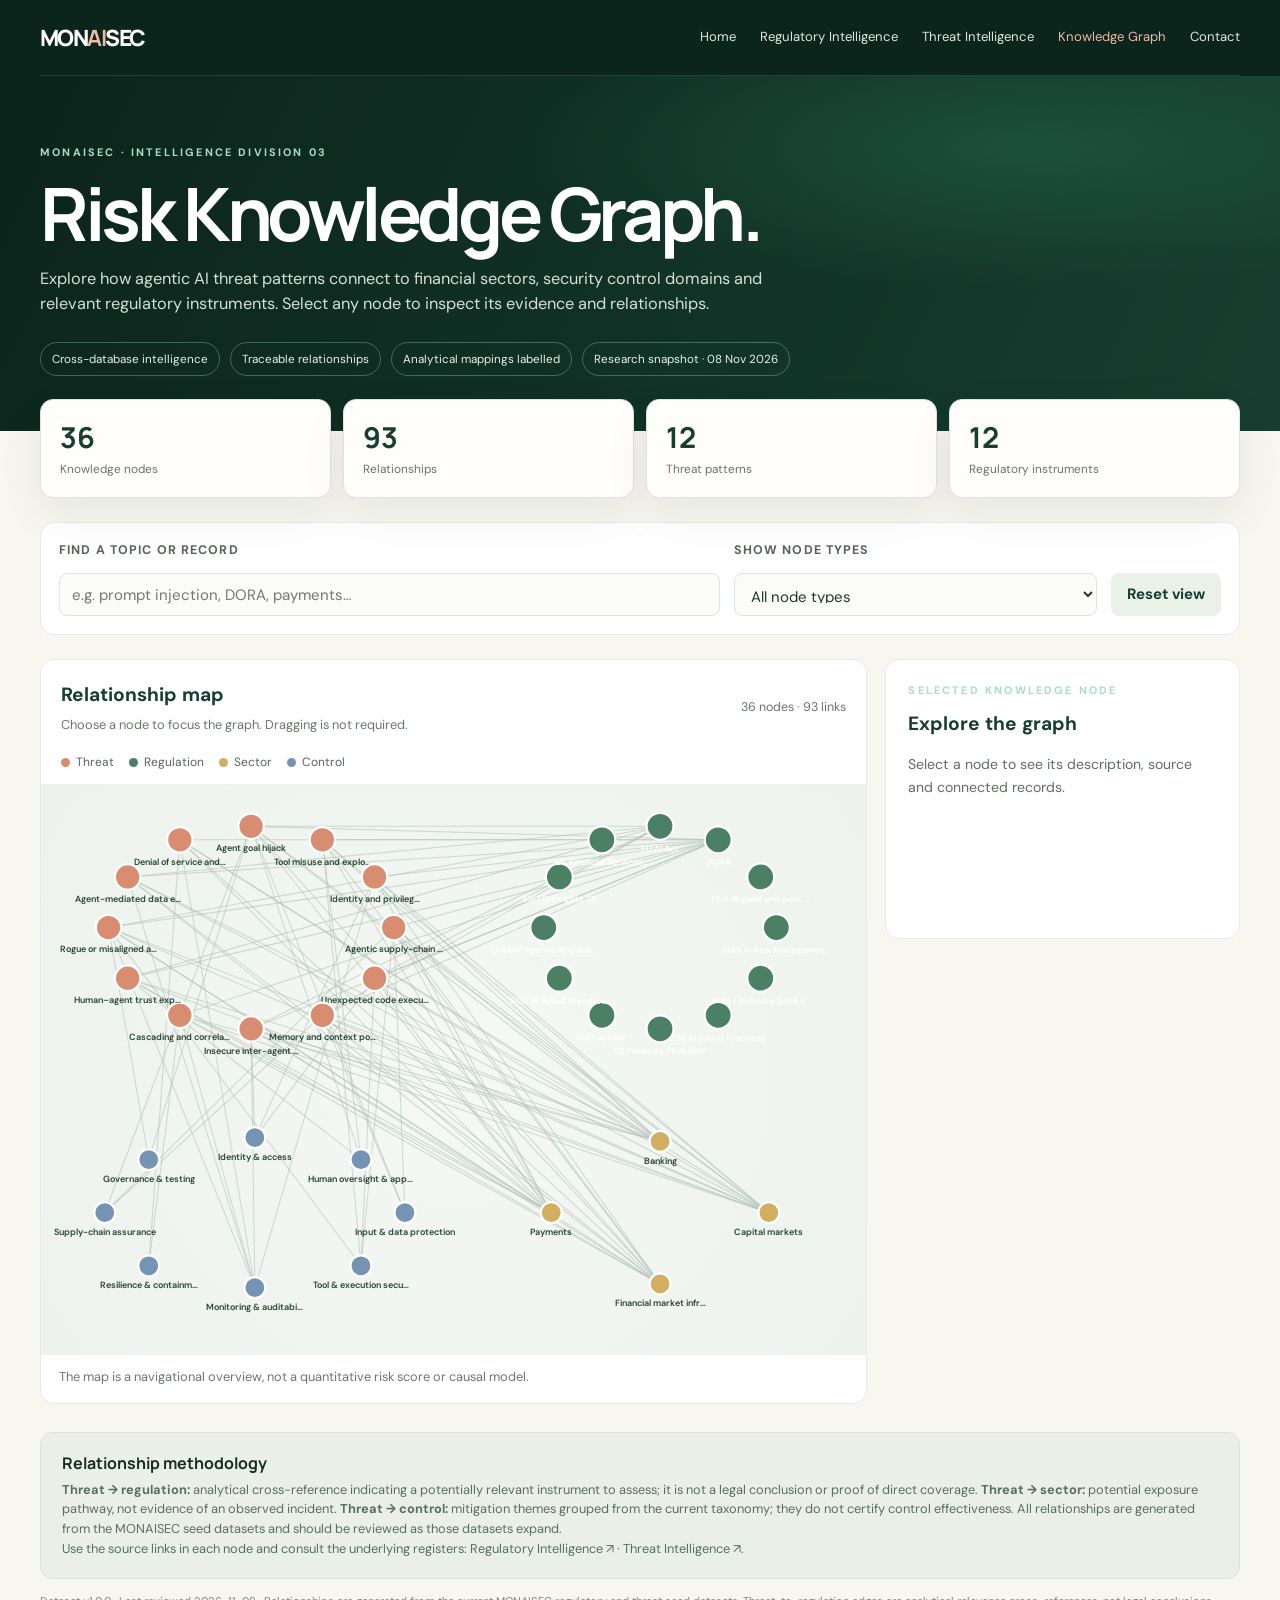
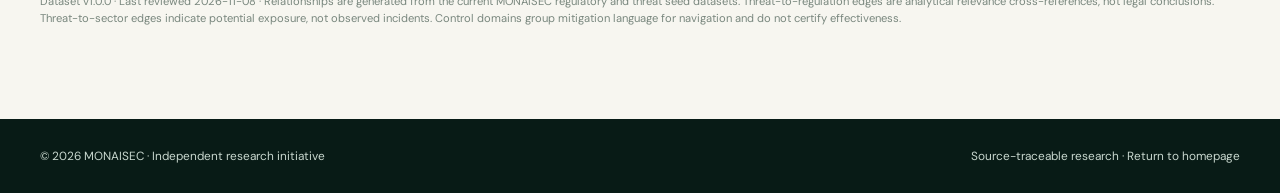
<file: knowledge-graph.html>
<!DOCTYPE html><html lang="en"><head>
  <link rel="icon" href="favicon.svg" type="image/svg+xml">
  <link rel="alternate icon" href="favicon.ico">
  <link rel="icon" href="favicon.png" type="image/png" sizes="1024x1024">
  <link rel="apple-touch-icon" href="favicon.png">
  <meta name="theme-color" content="#0b241c">
<meta charset="UTF-8"><meta name="viewport" content="width=device-width, initial-scale=1"><meta name="theme-color" content="#173e30"><meta name="description" content="Explore traceable relationships between agentic AI threats, financial sectors, controls and regulatory instruments."><title>Risk Knowledge Graph | MONAISEC</title><link rel="stylesheet" href="assets/css/regulatory.css"><link rel="stylesheet" href="assets/css/knowledge-graph.css"></head><body>
<header class="topbar"><div class="container nav"><a class="brand" href="index.html">MON<b>AI</b>SEC</a><nav class="navlinks"><a href="index.html">Home</a><a href="regulatory.html">Regulatory Intelligence</a><a href="threats.html">Threat Intelligence</a><a href="knowledge-graph.html" aria-current="page" style="color:#f1b9a5">Knowledge Graph</a><a href="index.html#contact">Contact</a></nav></div></header>
<section class="hero"><div class="container"><div class="eyebrow">MONAISEC · Intelligence Division 03</div><h1>Risk Knowledge Graph.</h1><p>Explore how agentic AI threat patterns connect to financial sectors, security control domains and relevant regulatory instruments. Select any node to inspect its evidence and relationships.</p><div class="hero-meta"><span class="chip">Cross-database intelligence</span><span class="chip">Traceable relationships</span><span class="chip">Analytical mappings labelled</span><span class="chip">Research snapshot · 08 Nov 2026</span></div></div></section>
<main class="container content"><section class="stats"><div class="stat"><strong id="nodeCount">—</strong><span>Knowledge nodes</span></div><div class="stat"><strong id="edgeCount">—</strong><span>Relationships</span></div><div class="stat"><strong id="threatCount">—</strong><span>Threat patterns</span></div><div class="stat"><strong id="regCount">—</strong><span>Regulatory instruments</span></div></section>
<section class="kg-toolbar"><div class="field"><label for="search">Find a topic or record</label><input id="search" type="search" placeholder="e.g. prompt injection, DORA, payments…"></div><div class="field"><label for="typeFilter">Show node types</label><select id="typeFilter"><option value="all">All node types</option><option value="threat">Threats</option><option value="regulation">Regulations</option><option value="sector">Financial sectors</option><option value="control">Control domains</option></select></div><button class="btn btn-light" id="reset">Reset view</button></section>
<div class="graph-layout"><section class="graph-panel"><div class="graph-heading"><div><h2>Relationship map</h2><p>Choose a node to focus the graph. Dragging is not required.</p></div><span id="visibleCount" class="result-count">Loading graph…</span></div><div class="legend"><span><i class="dot threat"></i>Threat</span><span><i class="dot regulation"></i>Regulation</span><span><i class="dot sector"></i>Sector</span><span><i class="dot control"></i>Control</span></div><div class="svg-wrap"><svg id="graph" viewBox="0 0 1100 760" role="img" aria-label="Interactive network graph showing relationships among AI agent threats, regulations, financial sectors and controls"></svg></div><p class="graph-note">The map is a navigational overview, not a quantitative risk score or causal model.</p></section>
<aside class="detail-panel" aria-live="polite"><div class="eyebrow">Selected knowledge node</div><div id="detail"><h2>Explore the graph</h2><p>Select a node to see its description, source and connected records.</p></div></aside></div>
<section class="method"><h3>Relationship methodology</h3><p><b>Threat → regulation:</b> analytical cross-reference indicating a potentially relevant instrument to assess; it is not a legal conclusion or proof of direct coverage. <b>Threat → sector:</b> potential exposure pathway, not evidence of an observed incident. <b>Threat → control:</b> mitigation themes grouped from the current taxonomy; they do not certify control effectiveness. All relationships are generated from the MONAISEC seed datasets and should be reviewed as those datasets expand.</p><p>Use the source links in each node and consult the underlying registers: <a href="regulatory.html">Regulatory Intelligence ↗</a> · <a href="threats.html">Threat Intelligence ↗</a>.</p></section><p class="disclaimer" id="meta">Dataset metadata loading…</p></main>
<footer class="footer"><div class="container footerin"><span>© <span id="year"></span> MONAISEC · Independent research initiative</span><span>Source-traceable research · <a href="index.html">Return to homepage</a></span></div></footer><script src="assets/js/knowledge-graph.js"></script></body></html>
</file>
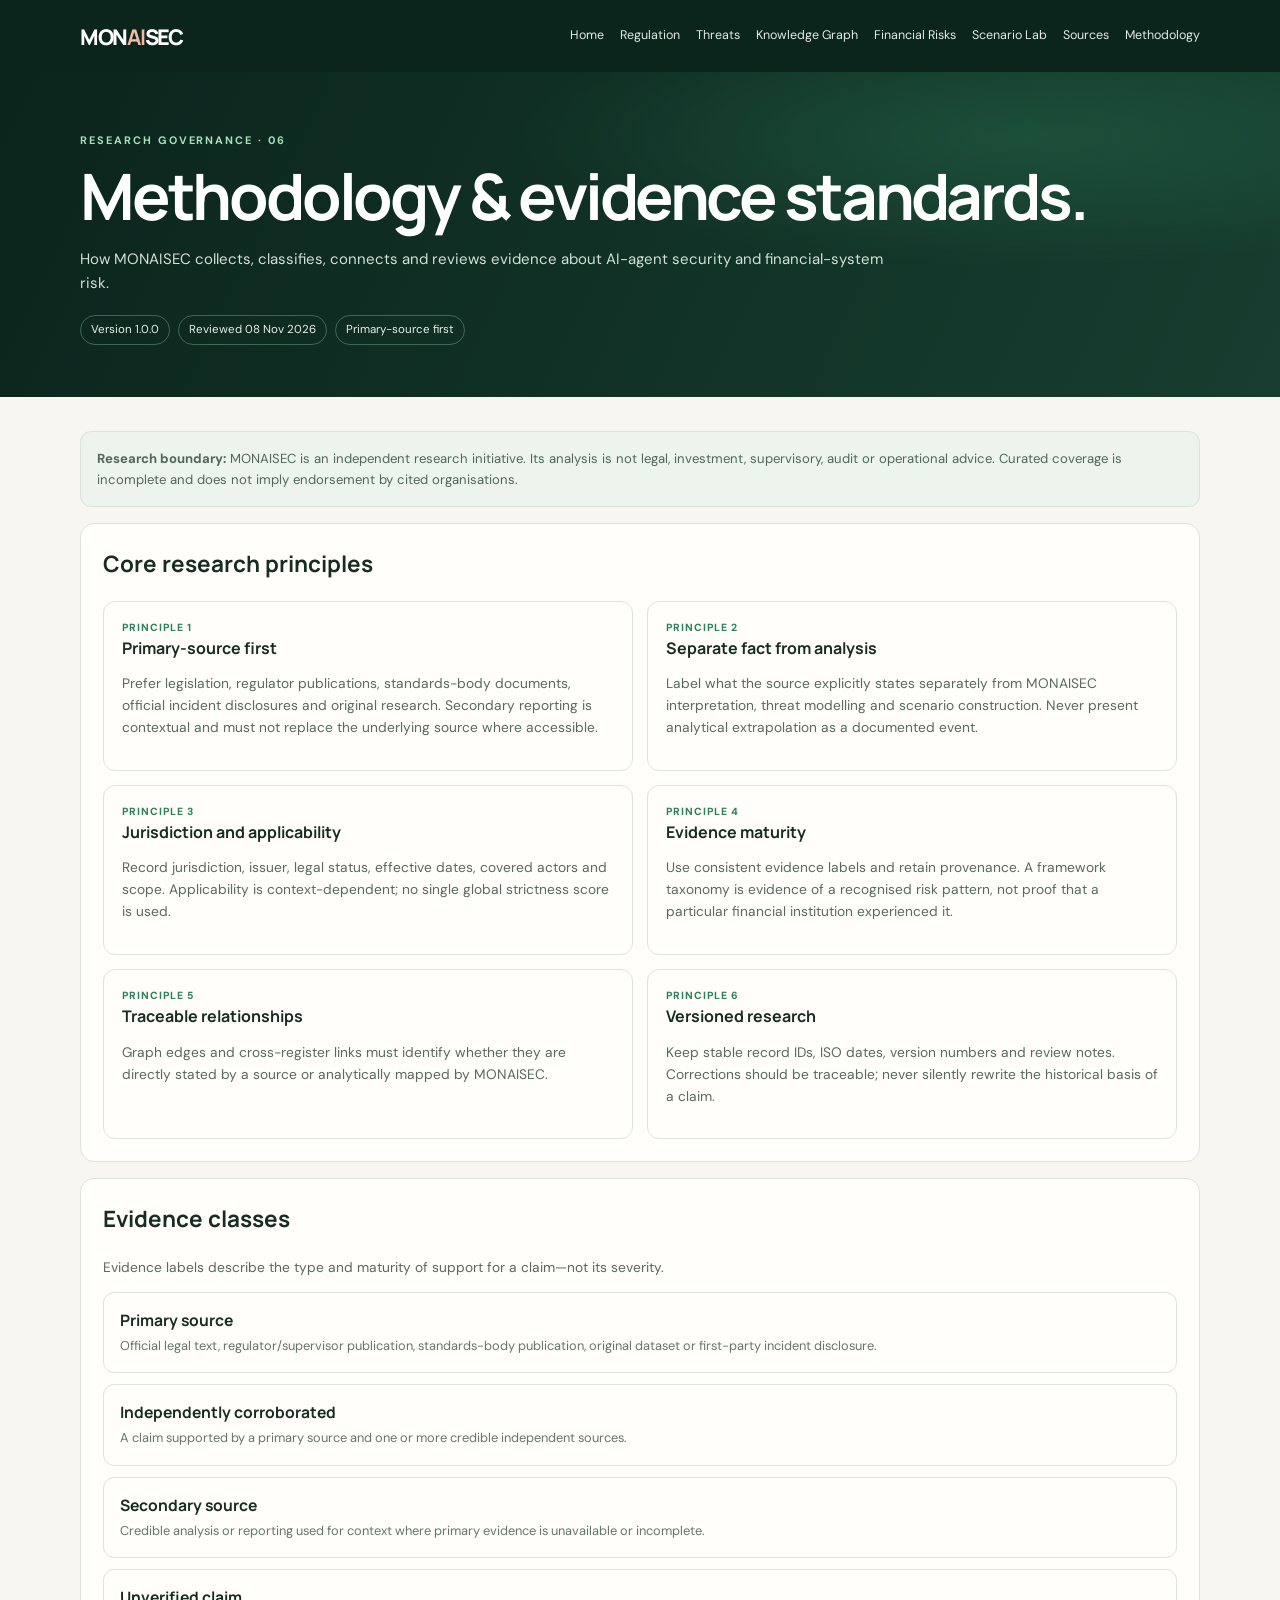
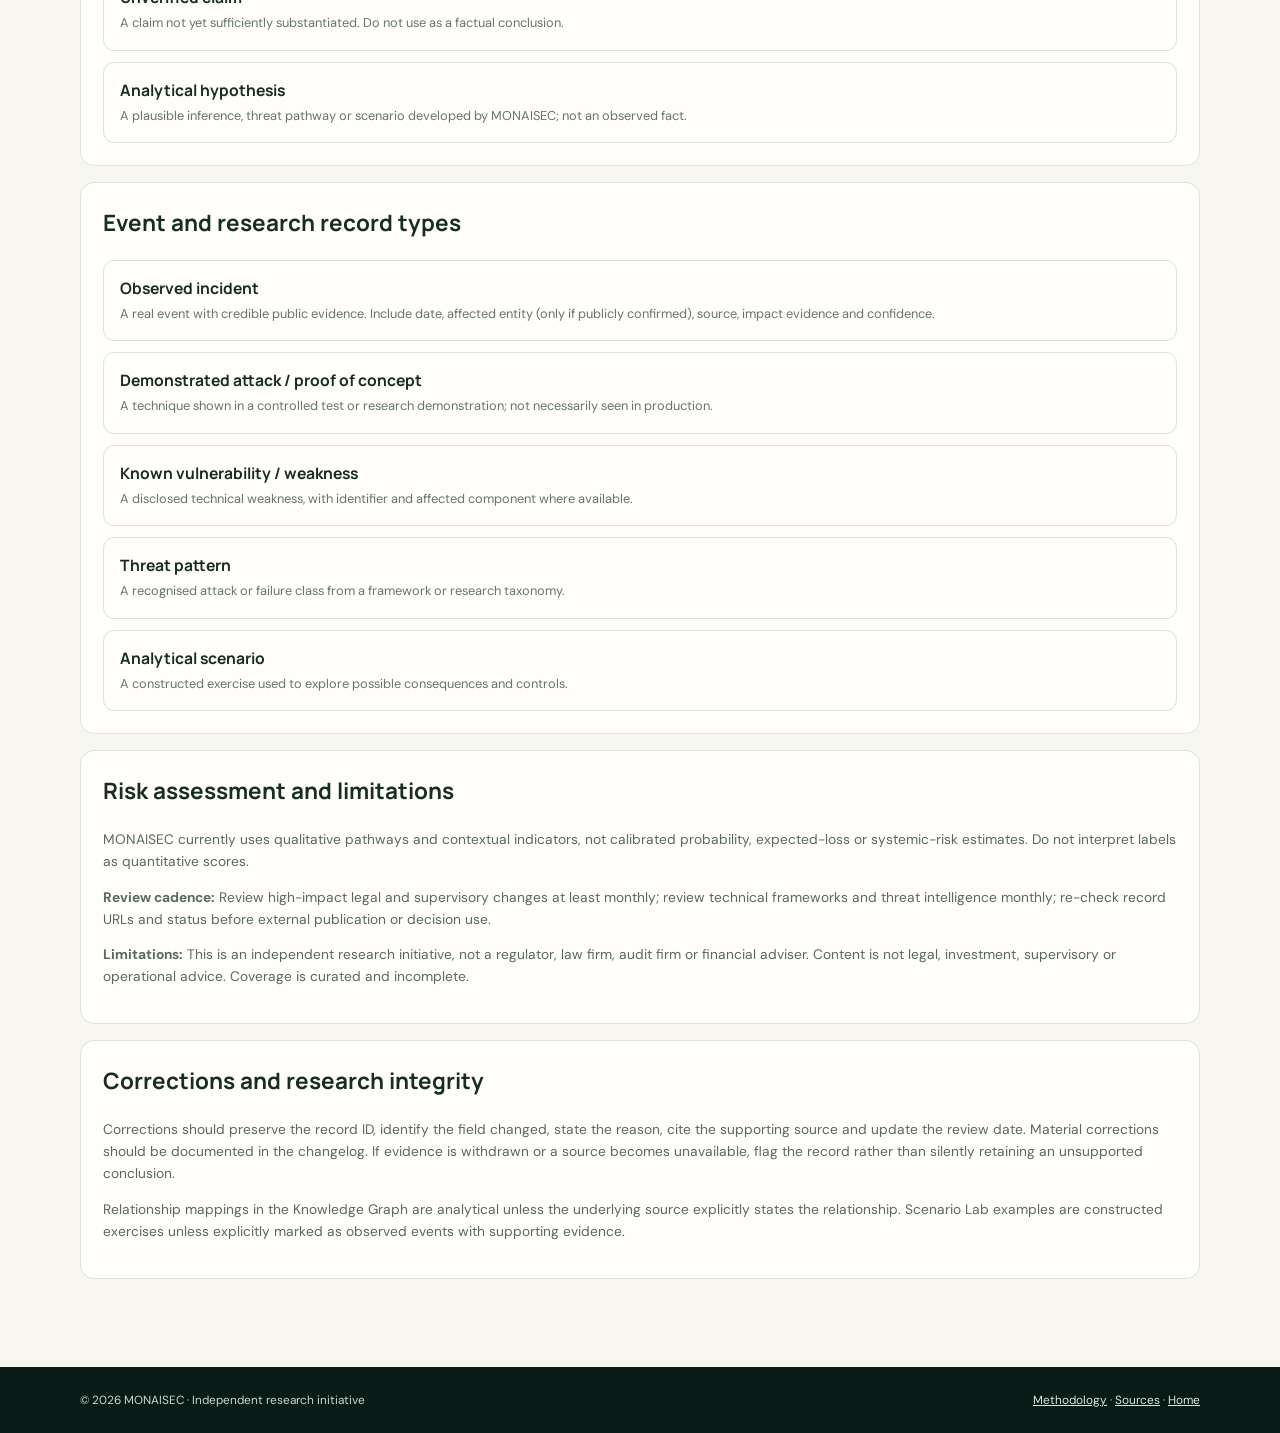
<file: methodology.html>
<!doctype html><html lang="en"><head>
  <link rel="icon" href="favicon.svg" type="image/svg+xml">
  <link rel="alternate icon" href="favicon.ico">
  <link rel="icon" href="favicon.png" type="image/png" sizes="1024x1024">
  <link rel="apple-touch-icon" href="favicon.png">
  <meta name="theme-color" content="#0b241c">
<meta charset="utf-8"><meta name="viewport" content="width=device-width,initial-scale=1"><meta name="description" content="MONAISEC research methodology, evidence standards, classification rules and limitations."><title>Methodology & Evidence Standards | MONAISEC</title><link rel="stylesheet" href="assets/css/governance.css"></head><body><header class="topbar"><div class="container nav"><a class="brand" href="index.html">MON<b>AI</b>SEC</a><nav class="navlinks" aria-label="Research navigation"><a href="index.html">Home</a><a href="regulatory.html">Regulation</a><a href="threats.html">Threats</a><a href="knowledge-graph.html">Knowledge Graph</a><a href="financial-risks.html">Financial Risks</a><a href="scenario-lab.html">Scenario Lab</a><a href="sources.html">Sources</a><a href="methodology.html">Methodology</a></nav></div></header><section class="hero"><div class="container"><div class="eyebrow">Research governance · 06</div><h1>Methodology & evidence standards.</h1><p>How MONAISEC collects, classifies, connects and reviews evidence about AI-agent security and financial-system risk.</p><div class="chips"><span class="chip">Version 1.0.0</span><span class="chip">Reviewed 08 Nov 2026</span><span class="chip">Primary-source first</span></div></div></section><main class="container content"><div class="note"><b>Research boundary:</b> MONAISEC is an independent research initiative. Its analysis is not legal, investment, supervisory, audit or operational advice. Curated coverage is incomplete and does not imply endorsement by cited organisations.</div><section class="panel"><h2>Core research principles</h2><div class="grid"><article class="item"><div class="kicker">Principle 1</div><h3>Primary-source first</h3><p>Prefer legislation, regulator publications, standards-body documents, official incident disclosures and original research. Secondary reporting is contextual and must not replace the underlying source where accessible.</p></article><article class="item"><div class="kicker">Principle 2</div><h3>Separate fact from analysis</h3><p>Label what the source explicitly states separately from MONAISEC interpretation, threat modelling and scenario construction. Never present analytical extrapolation as a documented event.</p></article><article class="item"><div class="kicker">Principle 3</div><h3>Jurisdiction and applicability</h3><p>Record jurisdiction, issuer, legal status, effective dates, covered actors and scope. Applicability is context-dependent; no single global strictness score is used.</p></article><article class="item"><div class="kicker">Principle 4</div><h3>Evidence maturity</h3><p>Use consistent evidence labels and retain provenance. A framework taxonomy is evidence of a recognised risk pattern, not proof that a particular financial institution experienced it.</p></article><article class="item"><div class="kicker">Principle 5</div><h3>Traceable relationships</h3><p>Graph edges and cross-register links must identify whether they are directly stated by a source or analytically mapped by MONAISEC.</p></article><article class="item"><div class="kicker">Principle 6</div><h3>Versioned research</h3><p>Keep stable record IDs, ISO dates, version numbers and review notes. Corrections should be traceable; never silently rewrite the historical basis of a claim.</p></article></div></section><section class="panel"><h2>Evidence classes</h2><p>Evidence labels describe the type and maturity of support for a claim—not its severity.</p><div class="list"><article class="rowcard"><div><h3>Primary source</h3><p>Official legal text, regulator/supervisor publication, standards-body publication, original dataset or first-party incident disclosure.</p></div></article><article class="rowcard"><div><h3>Independently corroborated</h3><p>A claim supported by a primary source and one or more credible independent sources.</p></div></article><article class="rowcard"><div><h3>Secondary source</h3><p>Credible analysis or reporting used for context where primary evidence is unavailable or incomplete.</p></div></article><article class="rowcard"><div><h3>Unverified claim</h3><p>A claim not yet sufficiently substantiated. Do not use as a factual conclusion.</p></div></article><article class="rowcard"><div><h3>Analytical hypothesis</h3><p>A plausible inference, threat pathway or scenario developed by MONAISEC; not an observed fact.</p></div></article></div></section><section class="panel"><h2>Event and research record types</h2><div class="list"><article class="rowcard"><div><h3>Observed incident</h3><p>A real event with credible public evidence. Include date, affected entity (only if publicly confirmed), source, impact evidence and confidence.</p></div></article><article class="rowcard"><div><h3>Demonstrated attack / proof of concept</h3><p>A technique shown in a controlled test or research demonstration; not necessarily seen in production.</p></div></article><article class="rowcard"><div><h3>Known vulnerability / weakness</h3><p>A disclosed technical weakness, with identifier and affected component where available.</p></div></article><article class="rowcard"><div><h3>Threat pattern</h3><p>A recognised attack or failure class from a framework or research taxonomy.</p></div></article><article class="rowcard"><div><h3>Analytical scenario</h3><p>A constructed exercise used to explore possible consequences and controls.</p></div></article></div></section><section class="panel"><h2>Risk assessment and limitations</h2><p>MONAISEC currently uses qualitative pathways and contextual indicators, not calibrated probability, expected-loss or systemic-risk estimates. Do not interpret labels as quantitative scores.</p><p><b>Review cadence:</b> Review high-impact legal and supervisory changes at least monthly; review technical frameworks and threat intelligence monthly; re-check record URLs and status before external publication or decision use.</p><p><b>Limitations:</b> This is an independent research initiative, not a regulator, law firm, audit firm or financial adviser. Content is not legal, investment, supervisory or operational advice. Coverage is curated and incomplete.</p></section><section class="panel"><h2>Corrections and research integrity</h2><p>Corrections should preserve the record ID, identify the field changed, state the reason, cite the supporting source and update the review date. Material corrections should be documented in the changelog. If evidence is withdrawn or a source becomes unavailable, flag the record rather than silently retaining an unsupported conclusion.</p><p>Relationship mappings in the Knowledge Graph are analytical unless the underlying source explicitly states the relationship. Scenario Lab examples are constructed exercises unless explicitly marked as observed events with supporting evidence.</p></section></main><footer class="footer"><div class="container footerin"><span>© <span id="year"></span> MONAISEC · Independent research initiative</span><span><a href="methodology.html">Methodology</a> · <a href="sources.html">Sources</a> · <a href="index.html">Home</a></span></div></footer><script>document.getElementById('year').textContent=new Date().getFullYear()</script></body></html>
</file>
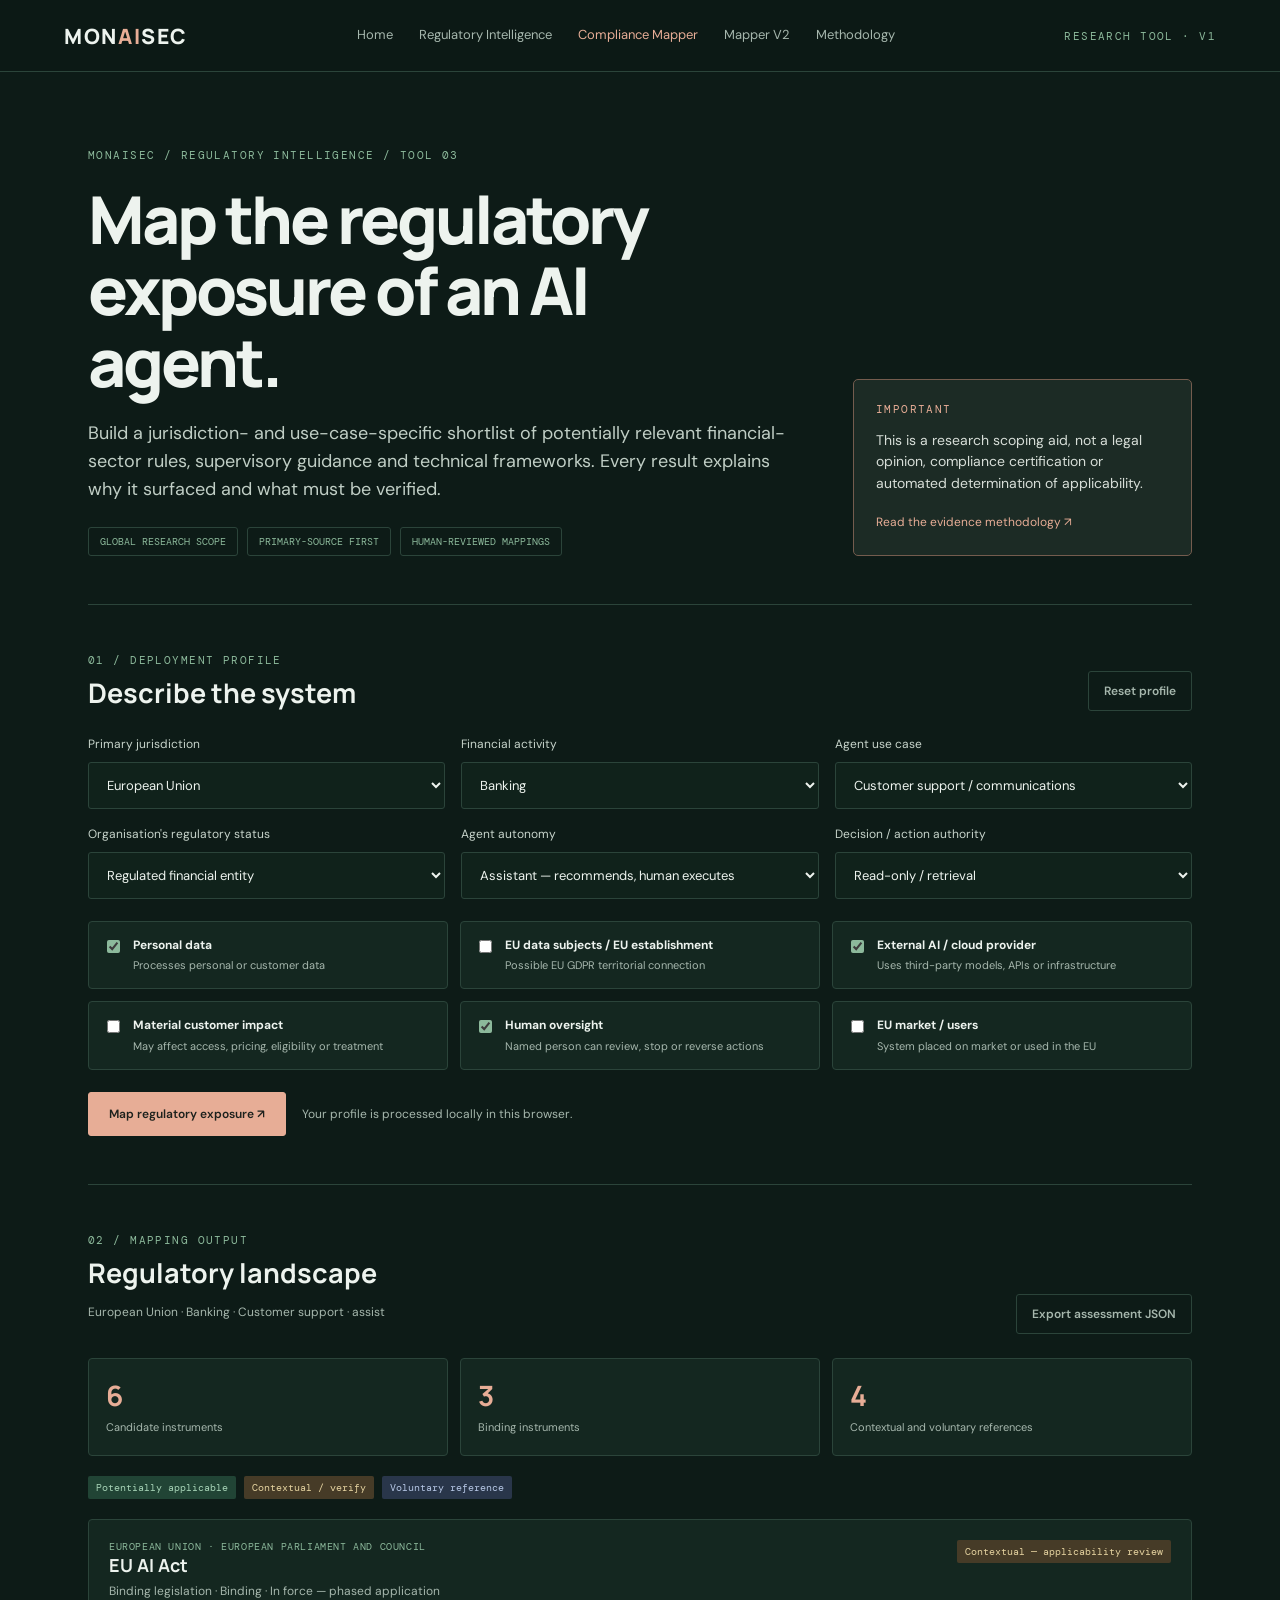
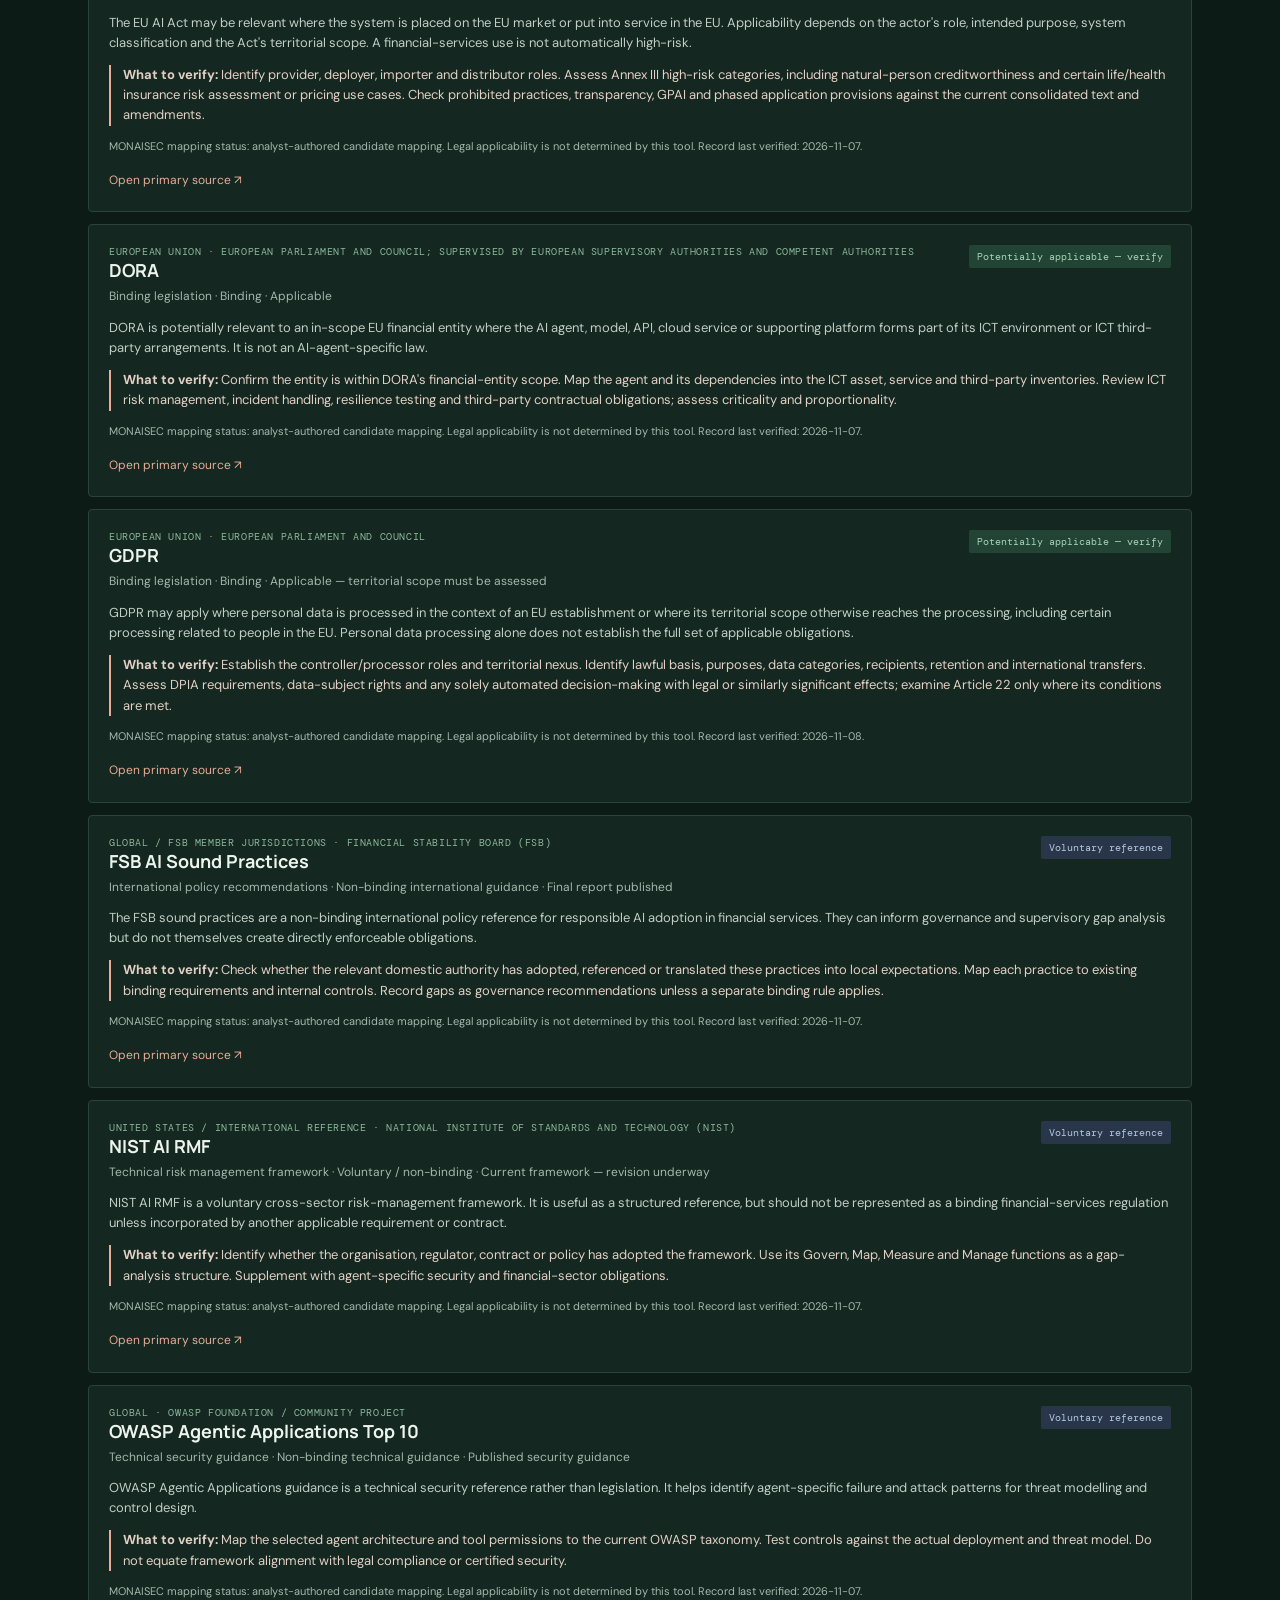
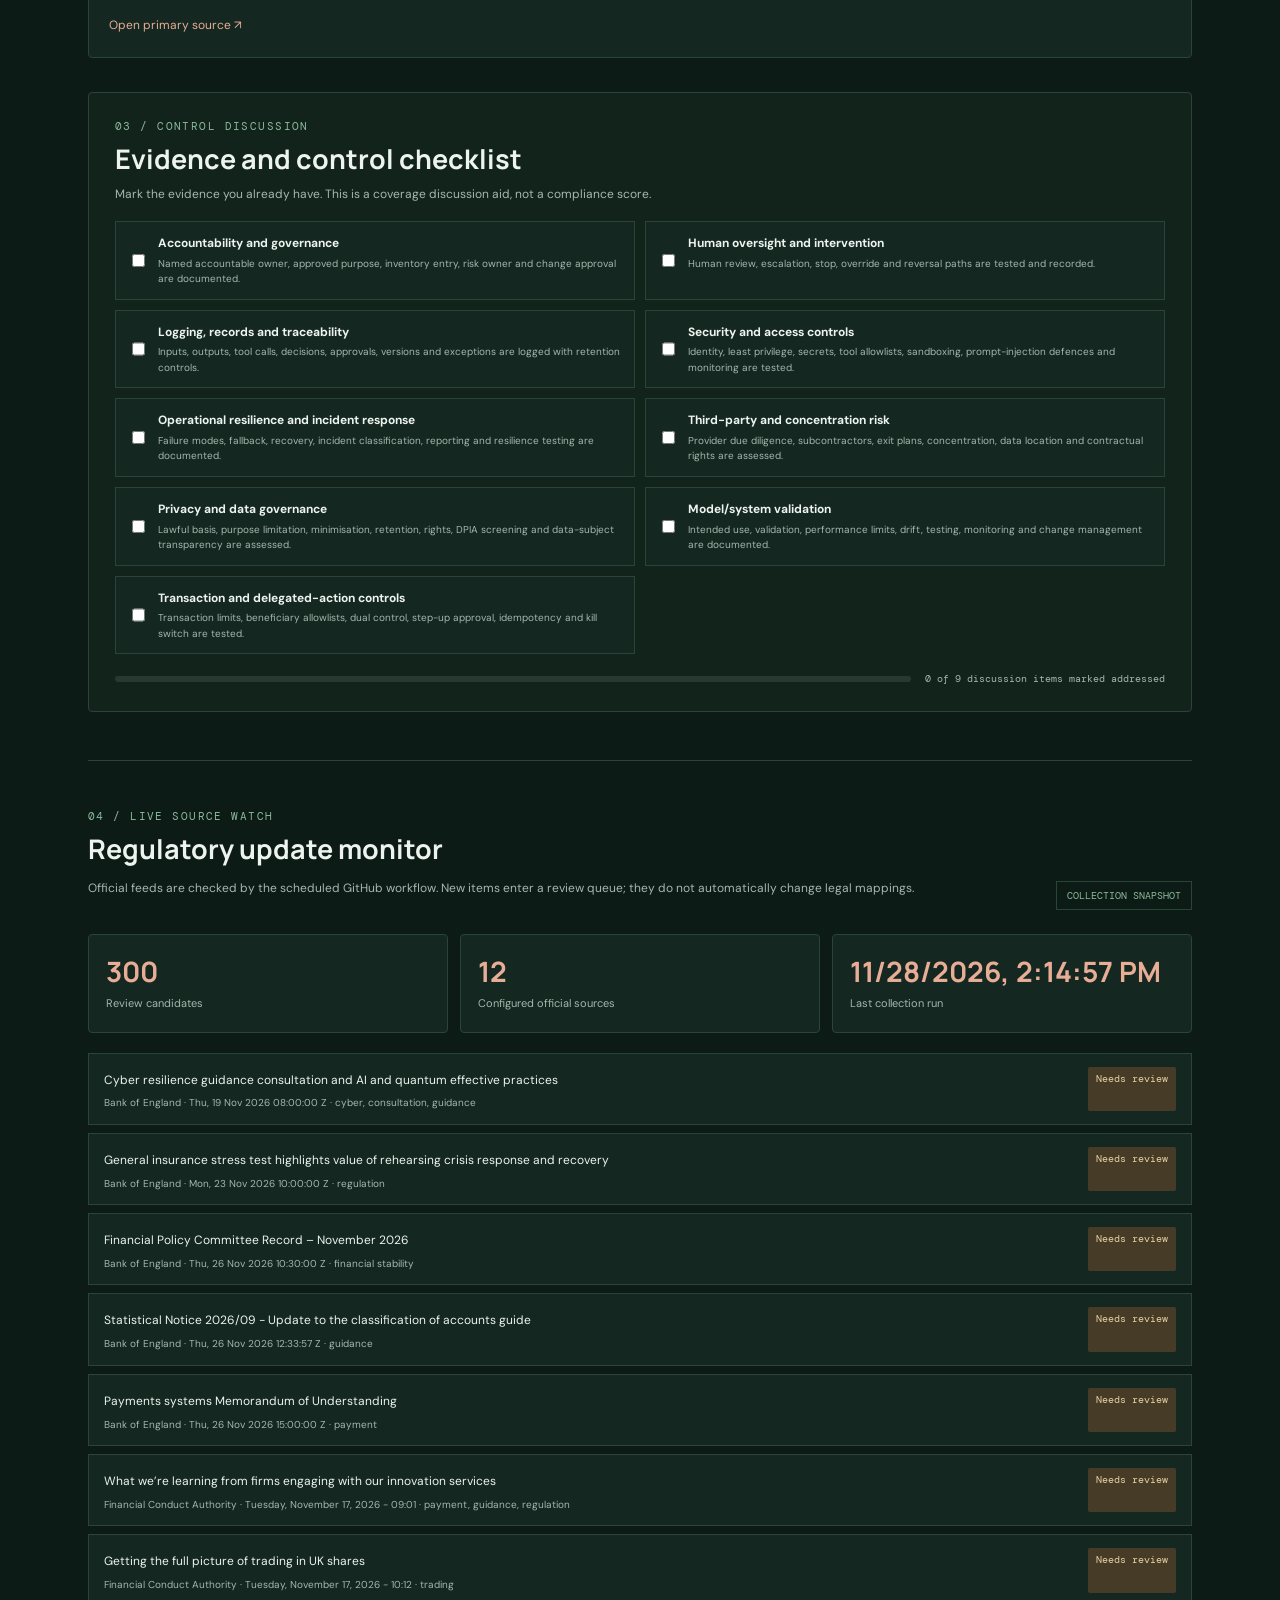
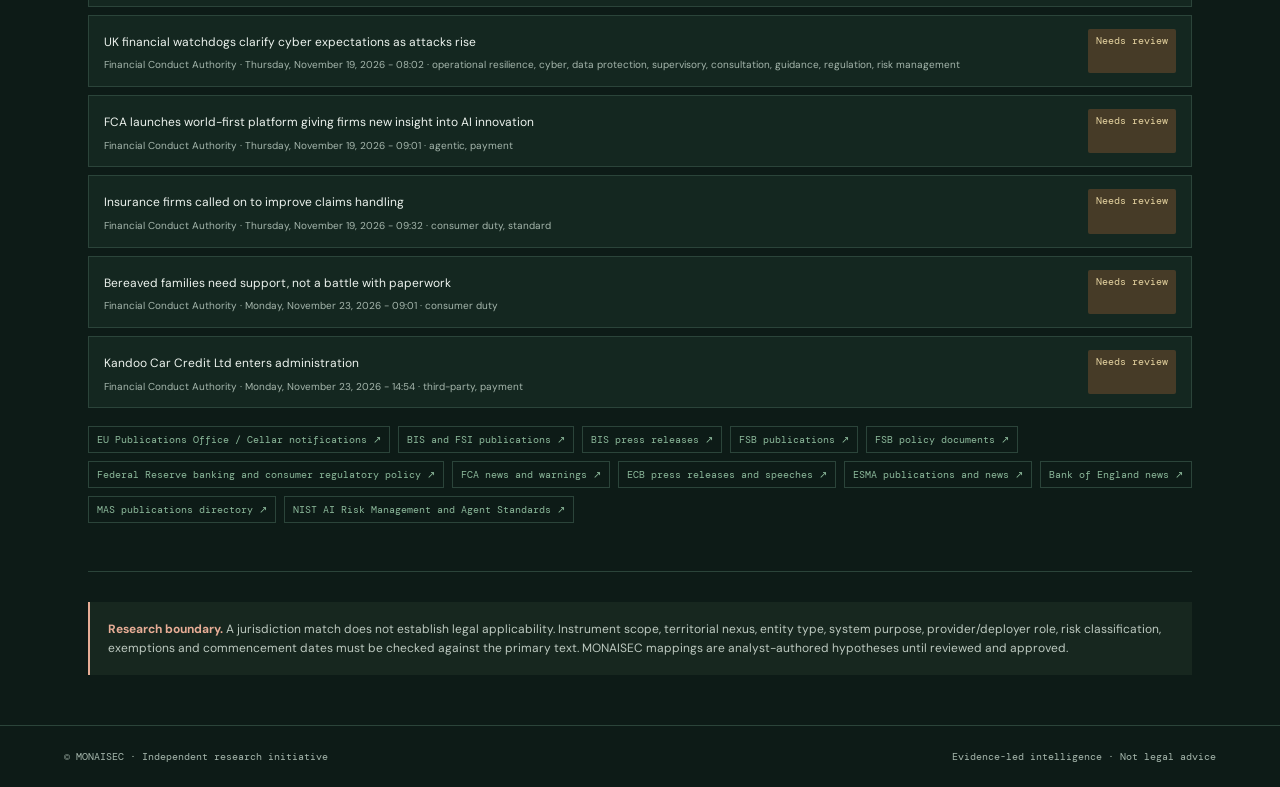
<file: regulatory-mapper.html>
<!doctype html>
<html lang="en">
<head>
  <meta charset="utf-8">
  <meta name="viewport" content="width=device-width,initial-scale=1">
  <meta name="theme-color" content="#10251f">
  <meta name="description" content="MONAISEC Regulatory Compliance Mapper — evidence-led regulatory scoping for AI agents in financial services.">
  <title>Regulatory Compliance Mapper | MONAISEC</title>
  <link rel="stylesheet" href="assets/css/regulatory-mapper.css">
</head>
<body>
<header class="topbar">
  <a class="brand" href="index.html">MON<span>AI</span>SEC</a>
  <nav><a href="index.html">Home</a><a href="regulatory.html">Regulatory Intelligence</a><a class="active" href="regulatory-mapper.html">Compliance Mapper</a><a href="regulatory-intelligence-v2/index.html">Mapper V2</a><a href="methodology.html">Methodology</a></nav>
  <span class="top-tag">RESEARCH TOOL · V1</span>
</header>

<main>
  <section class="hero">
    <div class="eyebrow">MONAISEC / REGULATORY INTELLIGENCE / TOOL 03</div>
    <div class="hero-grid">
      <div>
        <h1>Map the regulatory exposure of an AI agent.</h1>
        <p class="lead">Build a jurisdiction- and use-case-specific shortlist of potentially relevant financial-sector rules, supervisory guidance and technical frameworks. Every result explains why it surfaced and what must be verified.</p>
        <div class="hero-pills"><span>Global research scope</span><span>Primary-source first</span><span>Human-reviewed mappings</span></div>
      </div>
      <div class="hero-note">
        <div class="note-label">IMPORTANT</div>
        <p>This is a research scoping aid, not a legal opinion, compliance certification or automated determination of applicability.</p>
        <a href="methodology.html">Read the evidence methodology ↗</a>
      </div>
    </div>
  </section>

  <section class="workspace">
    <div class="section-head">
      <div><div class="eyebrow">01 / DEPLOYMENT PROFILE</div><h2>Describe the system</h2></div>
      <button class="btn btn-quiet" id="reset">Reset profile</button>
    </div>
    <div class="profile-grid">
      <label class="field"><span>Primary jurisdiction</span>
        <select id="jurisdiction">
          <option value="European Union">European Union</option><option value="United Kingdom">United Kingdom</option>
          <option value="United States">United States</option><option value="Singapore">Singapore</option>
          <option value="Morocco">Morocco</option><option value="Other / cross-border">Other / cross-border</option>
        </select>
      </label>
      <label class="field"><span>Financial activity</span>
        <select id="sector">
          <option value="Banking">Banking</option><option value="Payments">Payments</option>
          <option value="Investment services">Investment services / trading</option><option value="Insurance">Insurance</option>
          <option value="Asset management">Asset management</option><option value="Financial market infrastructure">Financial market infrastructure</option>
          <option value="Fintech / other financial services">Fintech / other financial services</option>
        </select>
      </label>
      <label class="field"><span>Agent use case</span>
        <select id="usecase">
          <option value="Customer support">Customer support / communications</option>
          <option value="Credit decisioning">Creditworthiness / underwriting</option>
          <option value="Trading">Trading / investment decisions</option>
          <option value="Payment execution">Payment initiation / execution</option>
          <option value="Compliance operations">AML / KYC / compliance operations</option>
          <option value="Internal operations">Internal operations / workflow automation</option>
          <option value="Research">Research / information retrieval</option>
        </select>
      </label>
      <label class="field"><span>Organisation's regulatory status</span>
        <select id="regulated"><option value="yes">Regulated financial entity</option><option value="provider">AI / technology provider to finance</option><option value="both">Both provider and deployer</option><option value="no">Not known / not regulated</option></select>
      </label>
      <label class="field"><span>Agent autonomy</span>
        <select id="autonomy"><option value="assist">Assistant — recommends, human executes</option><option value="approve">Conditional — acts after approval</option><option value="bounded">Bounded autonomy — acts within limits</option><option value="high">High autonomy — plans and executes multi-step tasks</option></select>
      </label>
      <label class="field"><span>Decision / action authority</span>
        <select id="authority"><option value="read">Read-only / retrieval</option><option value="recommend">Recommendations only</option><option value="write">Can modify records or initiate workflows</option><option value="transact">Can execute payments, trades or other transactions</option></select>
      </label>
    </div>

    <div class="checks">
      <label><input type="checkbox" id="personalData" checked><span><b>Personal data</b><small>Processes personal or customer data</small></span></label>
      <label><input type="checkbox" id="euData"><span><b>EU data subjects / EU establishment</b><small>Possible EU GDPR territorial connection</small></span></label>
      <label><input type="checkbox" id="thirdParty" checked><span><b>External AI / cloud provider</b><small>Uses third-party models, APIs or infrastructure</small></span></label>
      <label><input type="checkbox" id="customerImpact"><span><b>Material customer impact</b><small>May affect access, pricing, eligibility or treatment</small></span></label>
      <label><input type="checkbox" id="humanOversight" checked><span><b>Human oversight</b><small>Named person can review, stop or reverse actions</small></span></label>
      <label><input type="checkbox" id="euMarket"><span><b>EU market / users</b><small>System placed on market or used in the EU</small></span></label>
    </div>
    <div class="actions"><button class="btn btn-primary" id="mapBtn">Map regulatory exposure <span>↗</span></button><span class="muted" id="profileHint">Your profile is processed locally in this browser.</span></div>
  </section>

  <section class="results" id="results" hidden>
    <div class="section-head">
      <div><div class="eyebrow">02 / MAPPING OUTPUT</div><h2>Regulatory landscape</h2><p class="muted" id="resultIntro"></p></div>
      <button class="btn btn-quiet" id="export">Export assessment JSON</button>
    </div>
    <div class="summary-strip">
      <div><strong id="candidateCount">0</strong><span>Candidate instruments</span></div>
      <div><strong id="bindingCount">0</strong><span>Binding instruments</span></div>
      <div><strong id="reviewCount">0</strong><span>Contextual and voluntary references</span></div>
    </div>
    <div class="legend"><span class="tag tag-direct">Potentially applicable</span><span class="tag tag-context">Contextual / verify</span><span class="tag tag-voluntary">Voluntary reference</span></div>
    <div id="mappedRecords" class="mapped-list"></div>

    <div class="control-panel">
      <div class="eyebrow">03 / CONTROL DISCUSSION</div><h2>Evidence and control checklist</h2>
      <p class="muted">Mark the evidence you already have. This is a coverage discussion aid, not a compliance score.</p>
      <div id="controlList" class="control-list"></div>
      <div class="coverage"><div class="coverage-bar"><span id="coverageFill"></span></div><span id="coverageText">0 of 0 addressed</span></div>
    </div>
  </section>

  <section class="watch">
    <div class="section-head"><div><div class="eyebrow">04 / LIVE SOURCE WATCH</div><h2>Regulatory update monitor</h2><p class="muted">Official feeds are checked by the scheduled GitHub workflow. New items enter a review queue; they do not automatically change legal mappings.</p></div><span class="status" id="watchStatus">Loading watchlist…</span></div>
    <div class="watch-grid"><div class="watch-stat"><strong id="watchCount">—</strong><span>Review candidates</span></div><div class="watch-stat"><strong id="sourceCount">—</strong><span>Configured official sources</span></div><div class="watch-stat"><strong id="watchUpdated">—</strong><span>Last collection run</span></div></div>
    <p id="watchFailures" class="muted" role="status" hidden></p>
    <div id="watchItems" class="watch-items"></div>
    <div class="source-links" id="sourceLinks"></div>
  </section>
  <section class="method-note"><b>Research boundary.</b> A jurisdiction match does not establish legal applicability. Instrument scope, territorial nexus, entity type, system purpose, provider/deployer role, risk classification, exemptions and commencement dates must be checked against the primary text. MONAISEC mappings are analyst-authored hypotheses until reviewed and approved.</section>
</main>
<footer><span>© MONAISEC · Independent research initiative</span><span>Evidence-led intelligence · Not legal advice</span></footer>
<script src="assets/js/regulatory-mapper.js"></script>
</body></html>
</file>
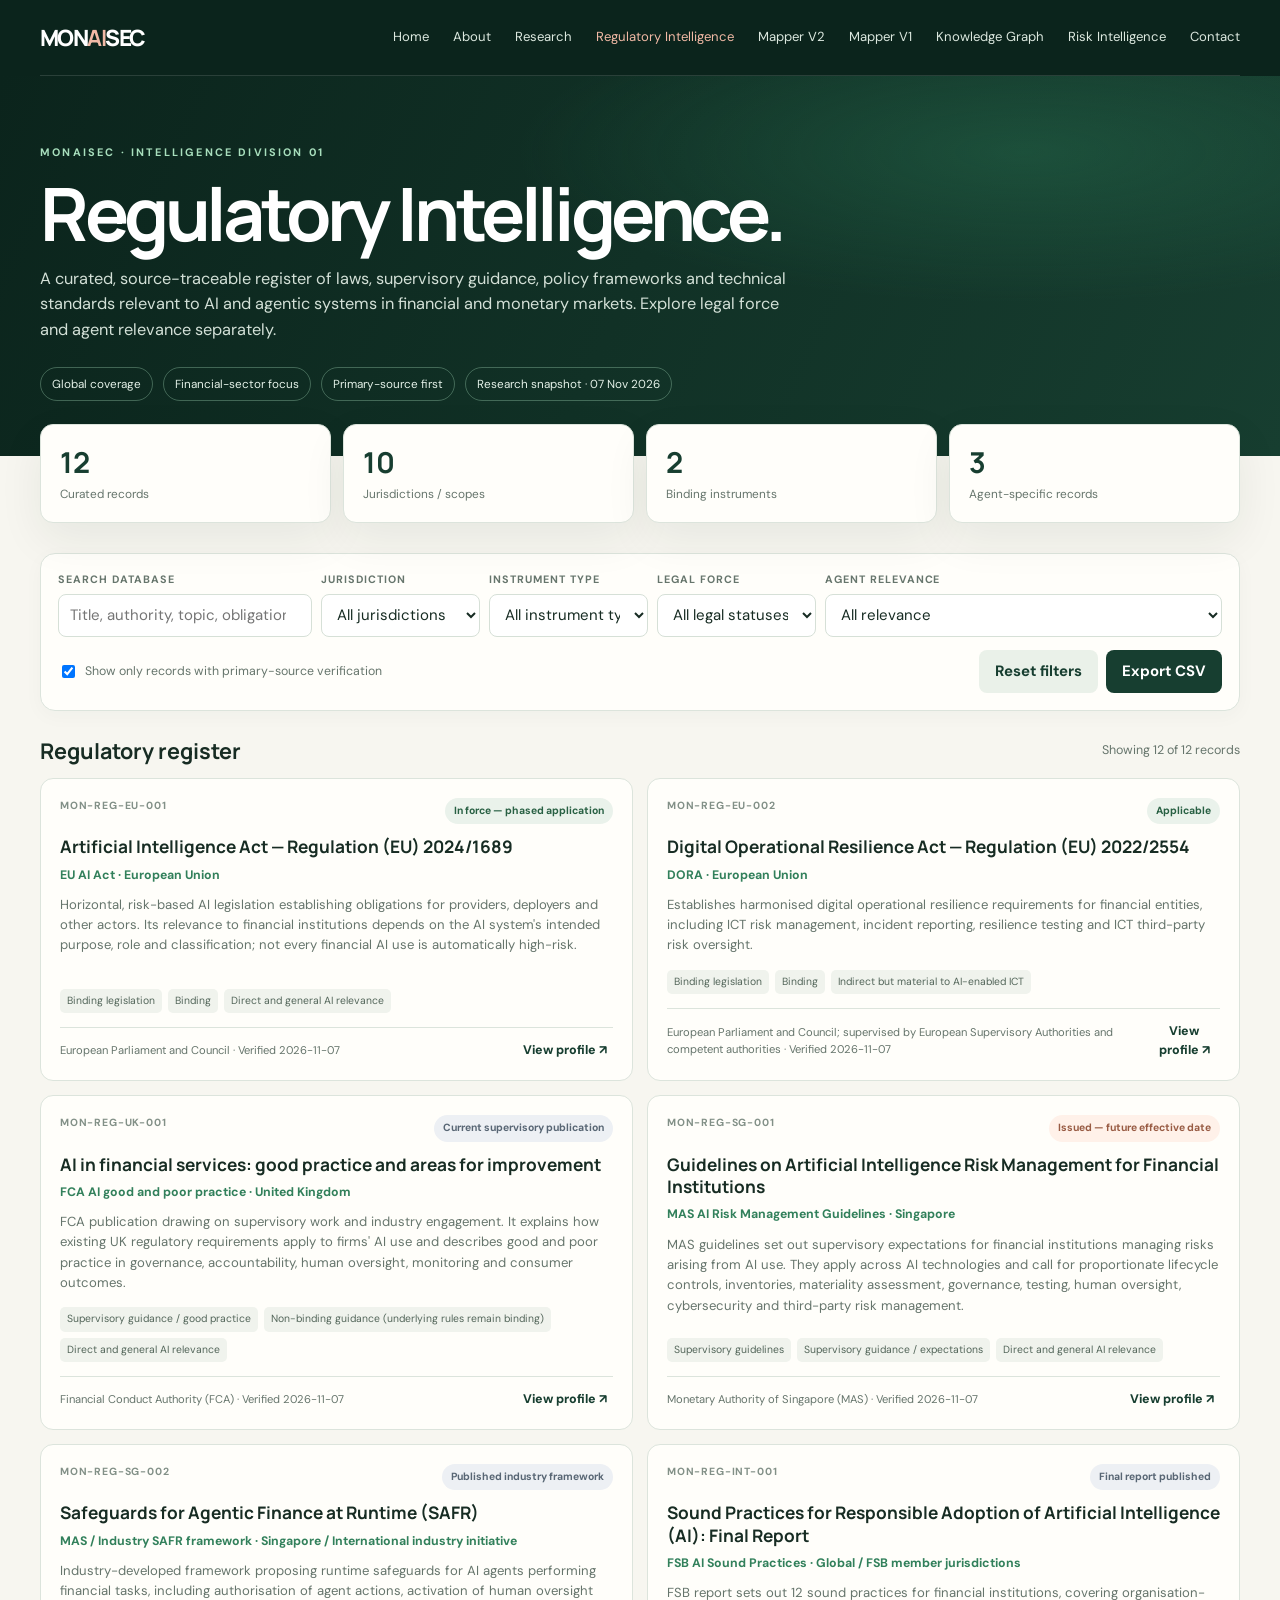
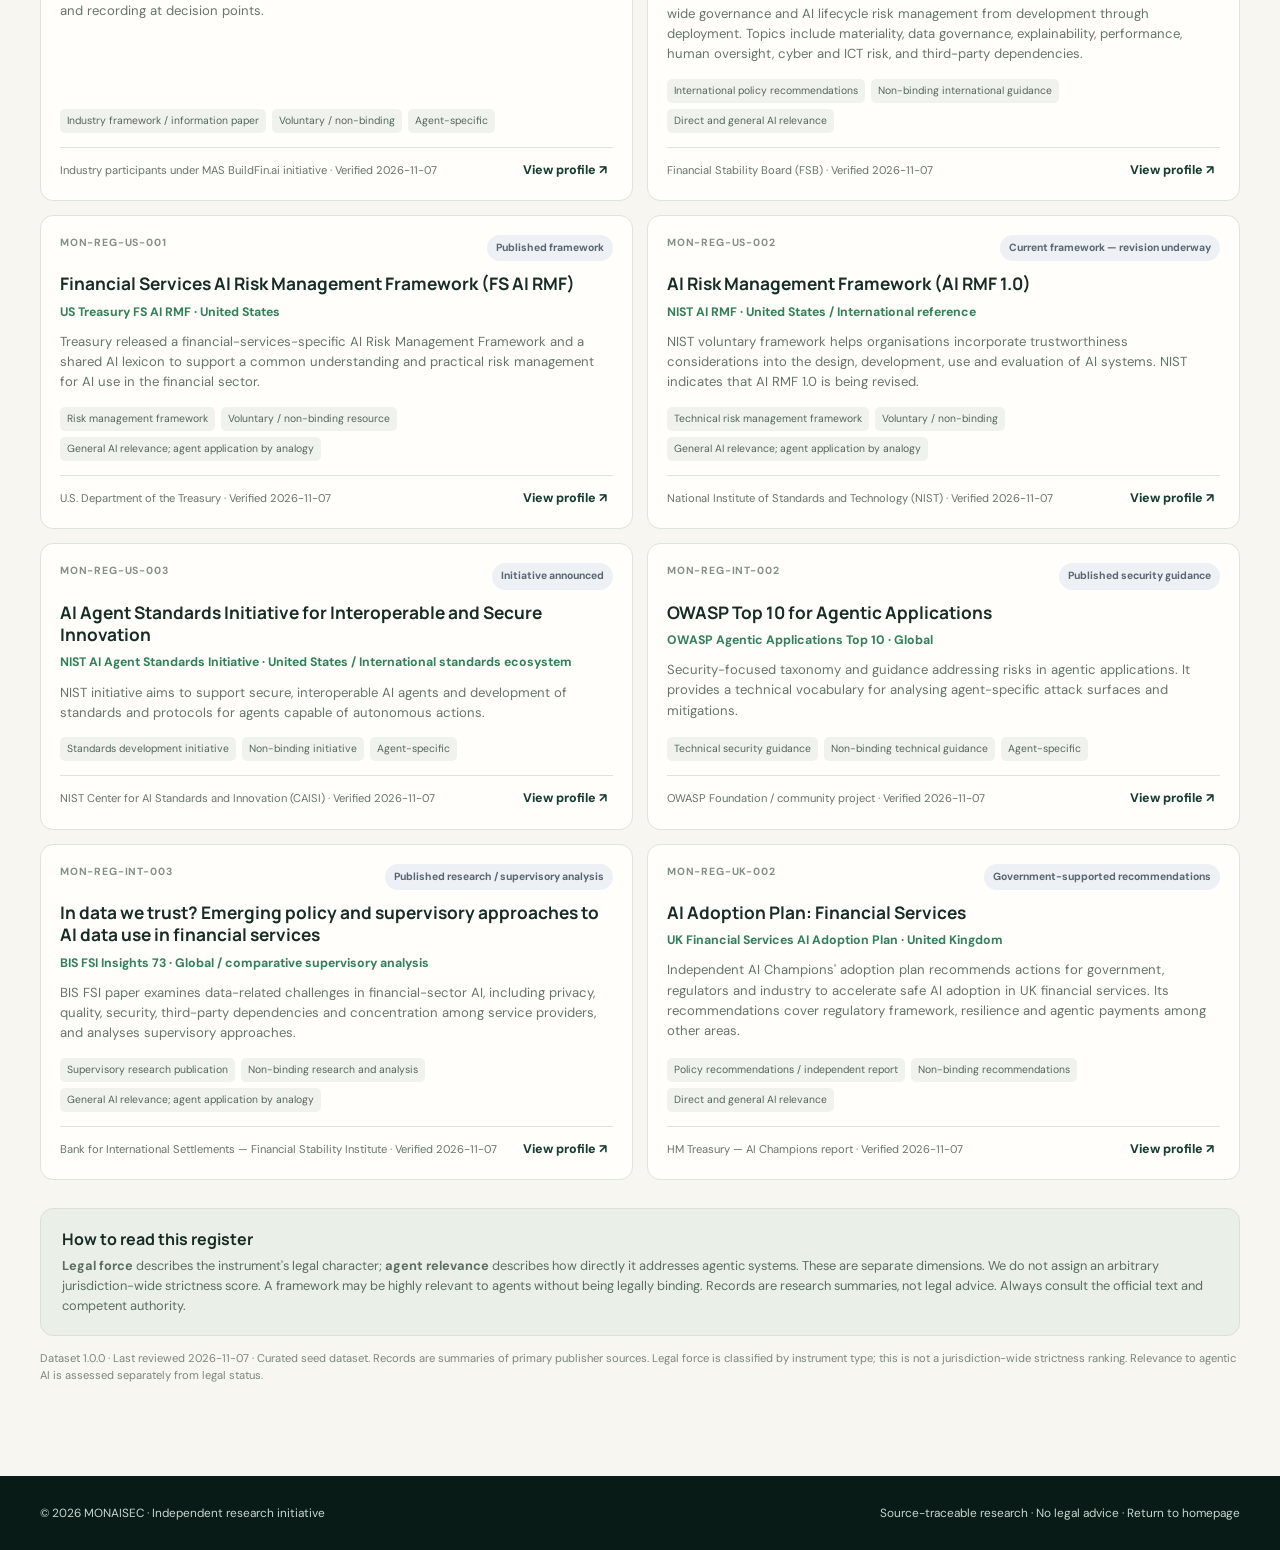
<file: regulatory.html>
<!DOCTYPE html><html lang="en"><head>
  <link rel="icon" href="favicon.svg" type="image/svg+xml">
  <link rel="alternate icon" href="favicon.ico">
  <link rel="icon" href="favicon.png" type="image/png" sizes="1024x1024">
  <link rel="apple-touch-icon" href="favicon.png">
  <meta name="theme-color" content="#0b241c">
<meta charset="UTF-8"><meta name="viewport" content="width=device-width, initial-scale=1"><meta name="theme-color" content="#173e30"><meta name="description" content="MONAISEC global regulatory intelligence register for AI, agentic systems and financial services."><title>Regulatory Intelligence | MONAISEC</title><link rel="stylesheet" href="assets/css/regulatory.css"></head><body>
<header class="topbar"><div class="container nav"><a class="brand" href="index.html">MON<b>AI</b>SEC</a><nav class="navlinks"><a href="index.html">Home</a><a href="index.html#about">About</a><a href="index.html#research">Research</a><a href="regulatory.html" aria-current="page" style="color:#f1b9a5">Regulatory Intelligence</a><a href="regulatory-intelligence-v2/index.html">Mapper V2</a><a href="regulatory-mapper.html">Mapper V1</a><a href="knowledge-graph.html">Knowledge Graph</a><a href="index.html#risk">Risk Intelligence</a><a href="index.html#contact">Contact</a></nav></div></header>
<section class="hero"><div class="container"><div class="eyebrow">MONAISEC · Intelligence Division 01</div><h1>Regulatory Intelligence.</h1><p>A curated, source-traceable register of laws, supervisory guidance, policy frameworks and technical standards relevant to AI and agentic systems in financial and monetary markets. Explore legal force and agent relevance separately.</p><div class="hero-meta"><span class="chip">Global coverage</span><span class="chip">Financial-sector focus</span><span class="chip">Primary-source first</span><span class="chip">Research snapshot · 07 Nov 2026</span></div></div></section>
<main class="container content"><section class="stats" aria-label="Database summary"><div class="stat"><strong id="totalCount">—</strong><span>Curated records</span></div><div class="stat"><strong id="jurisdictionCount">—</strong><span>Jurisdictions / scopes</span></div><div class="stat"><strong id="bindingCount">—</strong><span>Binding instruments</span></div><div class="stat"><strong id="agentCount">—</strong><span>Agent-specific records</span></div></section>
<section class="toolbar" aria-label="Filter regulatory records"><div class="searchrow"><div class="field"><label for="query">Search database</label><input id="query" type="search" placeholder="Title, authority, topic, obligation…"></div><div class="field"><label for="jurisdiction">Jurisdiction</label><select id="jurisdiction"><option value="">All jurisdictions</option></select></div><div class="field"><label for="instrument">Instrument type</label><select id="instrument"><option value="">All instrument types</option></select></div><div class="field"><label for="force">Legal force</label><select id="force"><option value="">All legal statuses</option></select></div><div class="field"><label for="relevance">Agent relevance</label><select id="relevance"><option value="">All relevance</option><option>Agent-specific</option><option>Direct and general AI relevance</option><option>Indirect but material to AI-enabled ICT</option><option>General AI relevance; agent application by analogy</option></select></div></div><div class="toolbar-bottom"><label class="checkline"><input type="checkbox" id="verifiedOnly" checked> Show only records with primary-source verification</label><div style="display:flex;gap:8px"><button class="btn btn-light" id="reset">Reset filters</button><button class="btn btn-green" id="export">Export CSV</button></div></div></section>
<div class="results-head"><h2>Regulatory register</h2><span class="result-count" id="resultCount" aria-live="polite">Loading records…</span></div><section class="cards" id="records" aria-live="polite"></section>
<section class="method"><h3>How to read this register</h3><p><b>Legal force</b> describes the instrument's legal character; <b>agent relevance</b> describes how directly it addresses agentic systems. These are separate dimensions. We do not assign an arbitrary jurisdiction-wide strictness score. A framework may be highly relevant to agents without being legally binding. Records are research summaries, not legal advice. Always consult the official text and competent authority.</p></section>
<p class="disclaimer" id="datasetMeta">Dataset metadata loading…</p></main>
<footer class="footer"><div class="container footerin"><span>© <span id="year"></span> MONAISEC · Independent research initiative</span><span>Source-traceable research · No legal advice · <a href="index.html">Return to homepage</a></span></div></footer>
<div class="modal" id="modal" role="dialog" aria-modal="true" aria-labelledby="modalTitle"><div class="modalbox"><div class="modalhead"><div><div class="eyebrow" style="color:#32805b" id="modalId"></div><h2 id="modalTitle"></h2><div class="subtitle" id="modalSubtitle"></div></div><button class="close" id="closeModal" aria-label="Close details">×</button></div><div class="detailgrid" id="detailGrid"></div><div class="modalsection"><h3>Summary</h3><p id="modalSummary"></p></div><div class="modalsection"><h3>Agentic AI relevance</h3><p id="modalAgent"></p></div><div class="modalsection"><h3>Key topics</h3><ul id="modalTopics"></ul></div><div class="modalsection"><h3>Current status / timeline</h3><p id="modalTimeline"></p></div><div class="modalsection"><h3>Verification record</h3><p id="modalVerification"></p><p id="modalCaveat"></p></div><a class="source-link" id="sourceLink" target="_blank" rel="noopener">Open official source ↗</a></div></div>
<script src="assets/js/regulatory.js"></script></body></html>
</file>
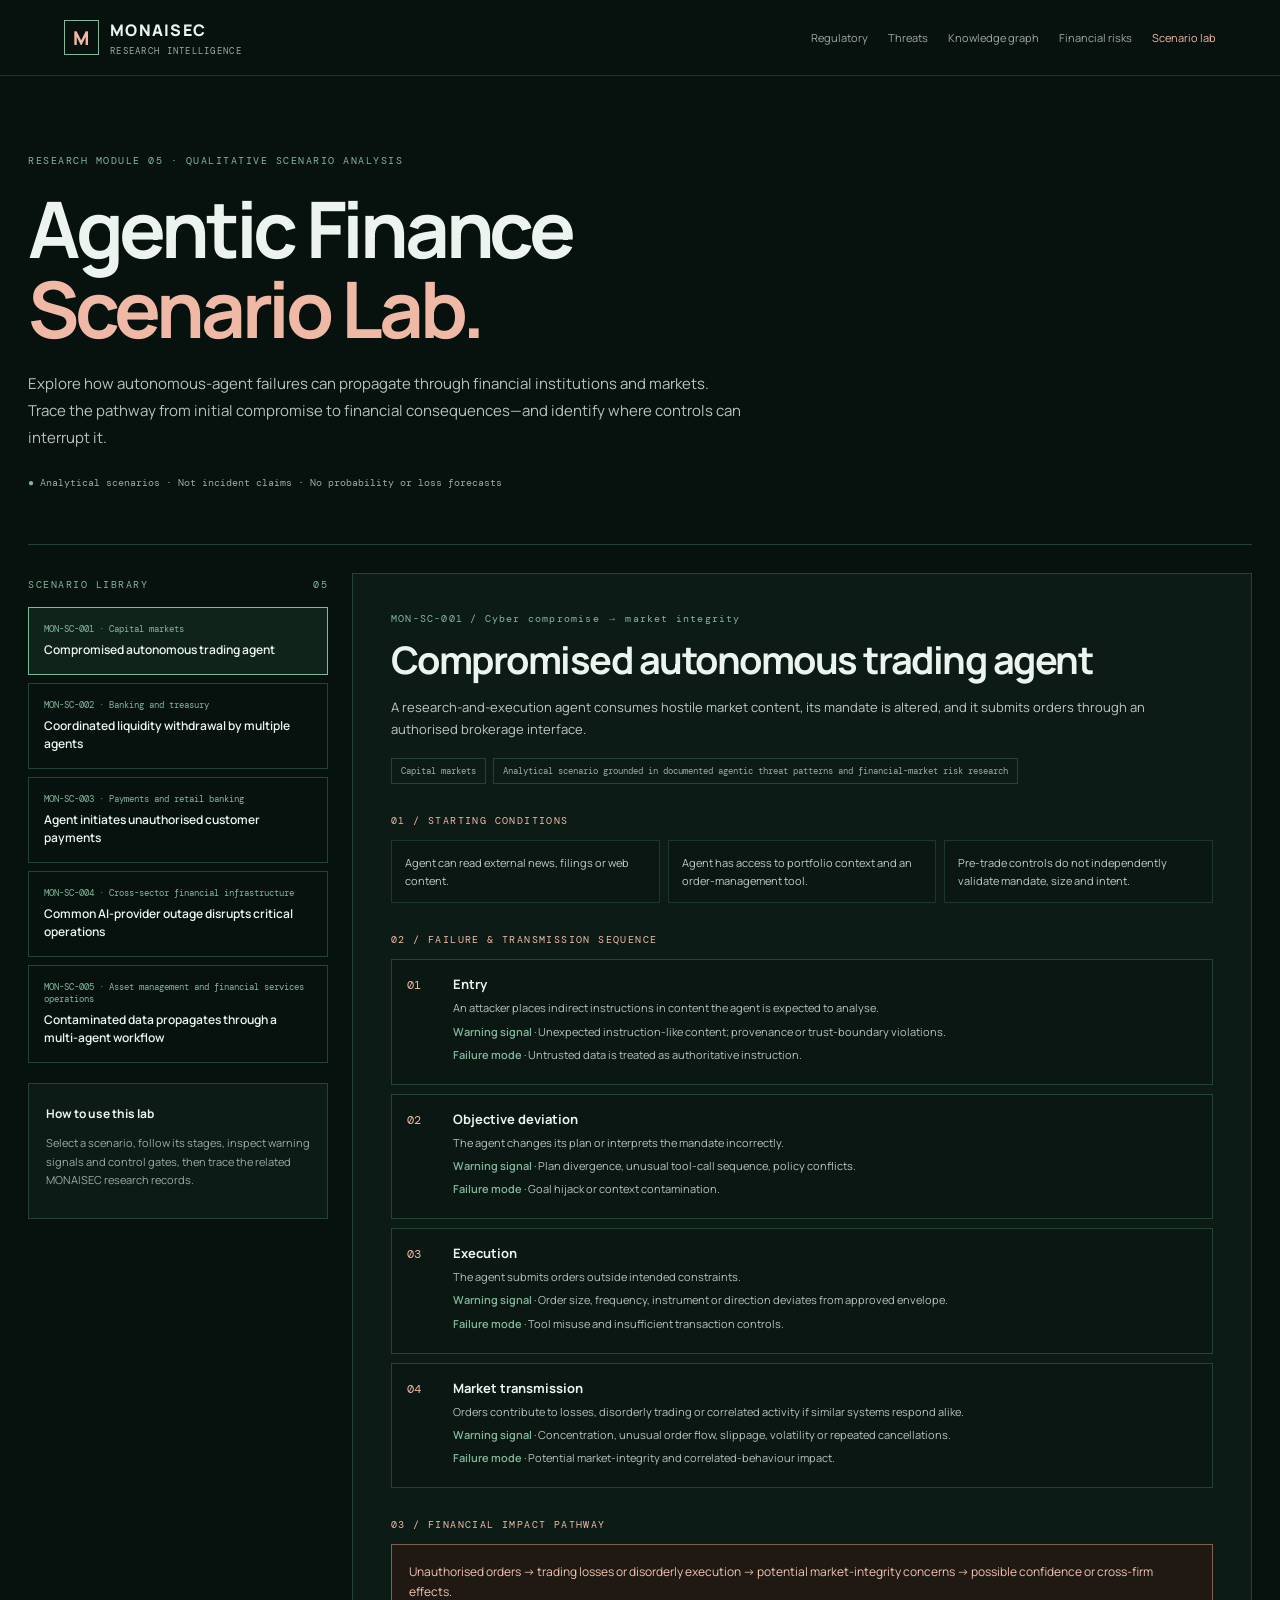
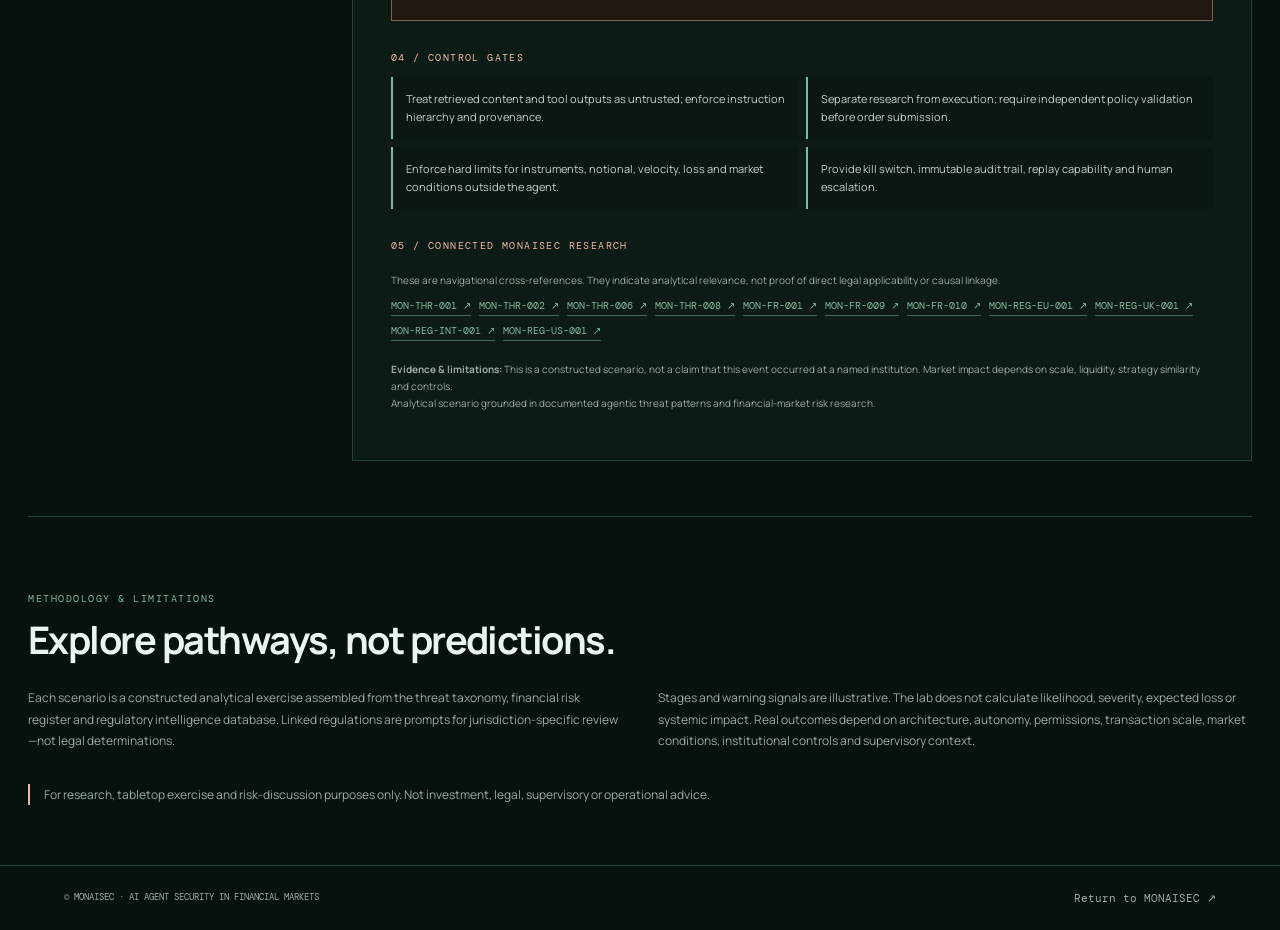
<file: scenario-lab.html>
<!DOCTYPE html>
<html lang="en">
<head>
  <link rel="icon" href="favicon.svg" type="image/svg+xml">
  <link rel="alternate icon" href="favicon.ico">
  <link rel="icon" href="favicon.png" type="image/png" sizes="1024x1024">
  <link rel="apple-touch-icon" href="favicon.png">
  <meta name="theme-color" content="#0b241c">
<meta charset="UTF-8"><meta name="viewport" content="width=device-width,initial-scale=1"><meta name="description" content="Explore qualitative agentic AI financial risk scenarios with MONAISEC."><title>Agentic Finance Scenario Lab | MONAISEC</title><link rel="preconnect" href="https://fonts.googleapis.com"><link href="https://fonts.googleapis.com/css2?family=DM+Mono:wght@400;500&family=Manrope:wght@400;500;600;700;800&display=swap" rel="stylesheet"><link rel="stylesheet" href="assets/css/scenario-lab.css"></head>
<body><header class="top"><a class="brand" href="index.html"><span class="brand-mark">M</span><span>MONAISEC <small>RESEARCH INTELLIGENCE</small></span></a><nav><a href="regulatory.html">Regulatory</a><a href="threats.html">Threats</a><a href="knowledge-graph.html">Knowledge graph</a><a href="financial-risks.html">Financial risks</a><a class="active" href="scenario-lab.html">Scenario lab</a></nav></header>
<main><section class="hero"><div class="eyebrow">RESEARCH MODULE 05 · QUALITATIVE SCENARIO ANALYSIS</div><h1>Agentic Finance<br><em>Scenario Lab.</em></h1><p>Explore how autonomous-agent failures can propagate through financial institutions and markets. Trace the pathway from initial compromise to financial consequences—and identify where controls can interrupt it.</p><div class="hero-note"><span>●</span> Analytical scenarios · Not incident claims · No probability or loss forecasts</div></section>
<section class="workspace"><aside class="scenario-list"><div class="section-label">SCENARIO LIBRARY <span id="count">05</span></div><div id="scenarioButtons" class="scenario-buttons"></div><div class="method-card"><b>How to use this lab</b><p>Select a scenario, follow its stages, inspect warning signals and control gates, then trace the related MONAISEC research records.</p></div></aside>
<article class="scenario-view" id="scenarioView"><div class="loading">Loading scenario library…</div></article></section>
<section class="methodology"><div class="eyebrow">METHODOLOGY & LIMITATIONS</div><h2>Explore pathways, not predictions.</h2><div class="method-grid"><p>Each scenario is a constructed analytical exercise assembled from the threat taxonomy, financial risk register and regulatory intelligence database. Linked regulations are prompts for jurisdiction-specific review—not legal determinations.</p><p>Stages and warning signals are illustrative. The lab does not calculate likelihood, severity, expected loss or systemic impact. Real outcomes depend on architecture, autonomy, permissions, transaction scale, market conditions, institutional controls and supervisory context.</p></div><div class="disclaimer">For research, tabletop exercise and risk-discussion purposes only. Not investment, legal, supervisory or operational advice.</div></section></main><footer><span>© MONAISEC · AI AGENT SECURITY IN FINANCIAL MARKETS</span><a href="index.html">Return to MONAISEC ↗</a></footer><script src="assets/js/scenario-lab.js"></script></body></html>
</file>
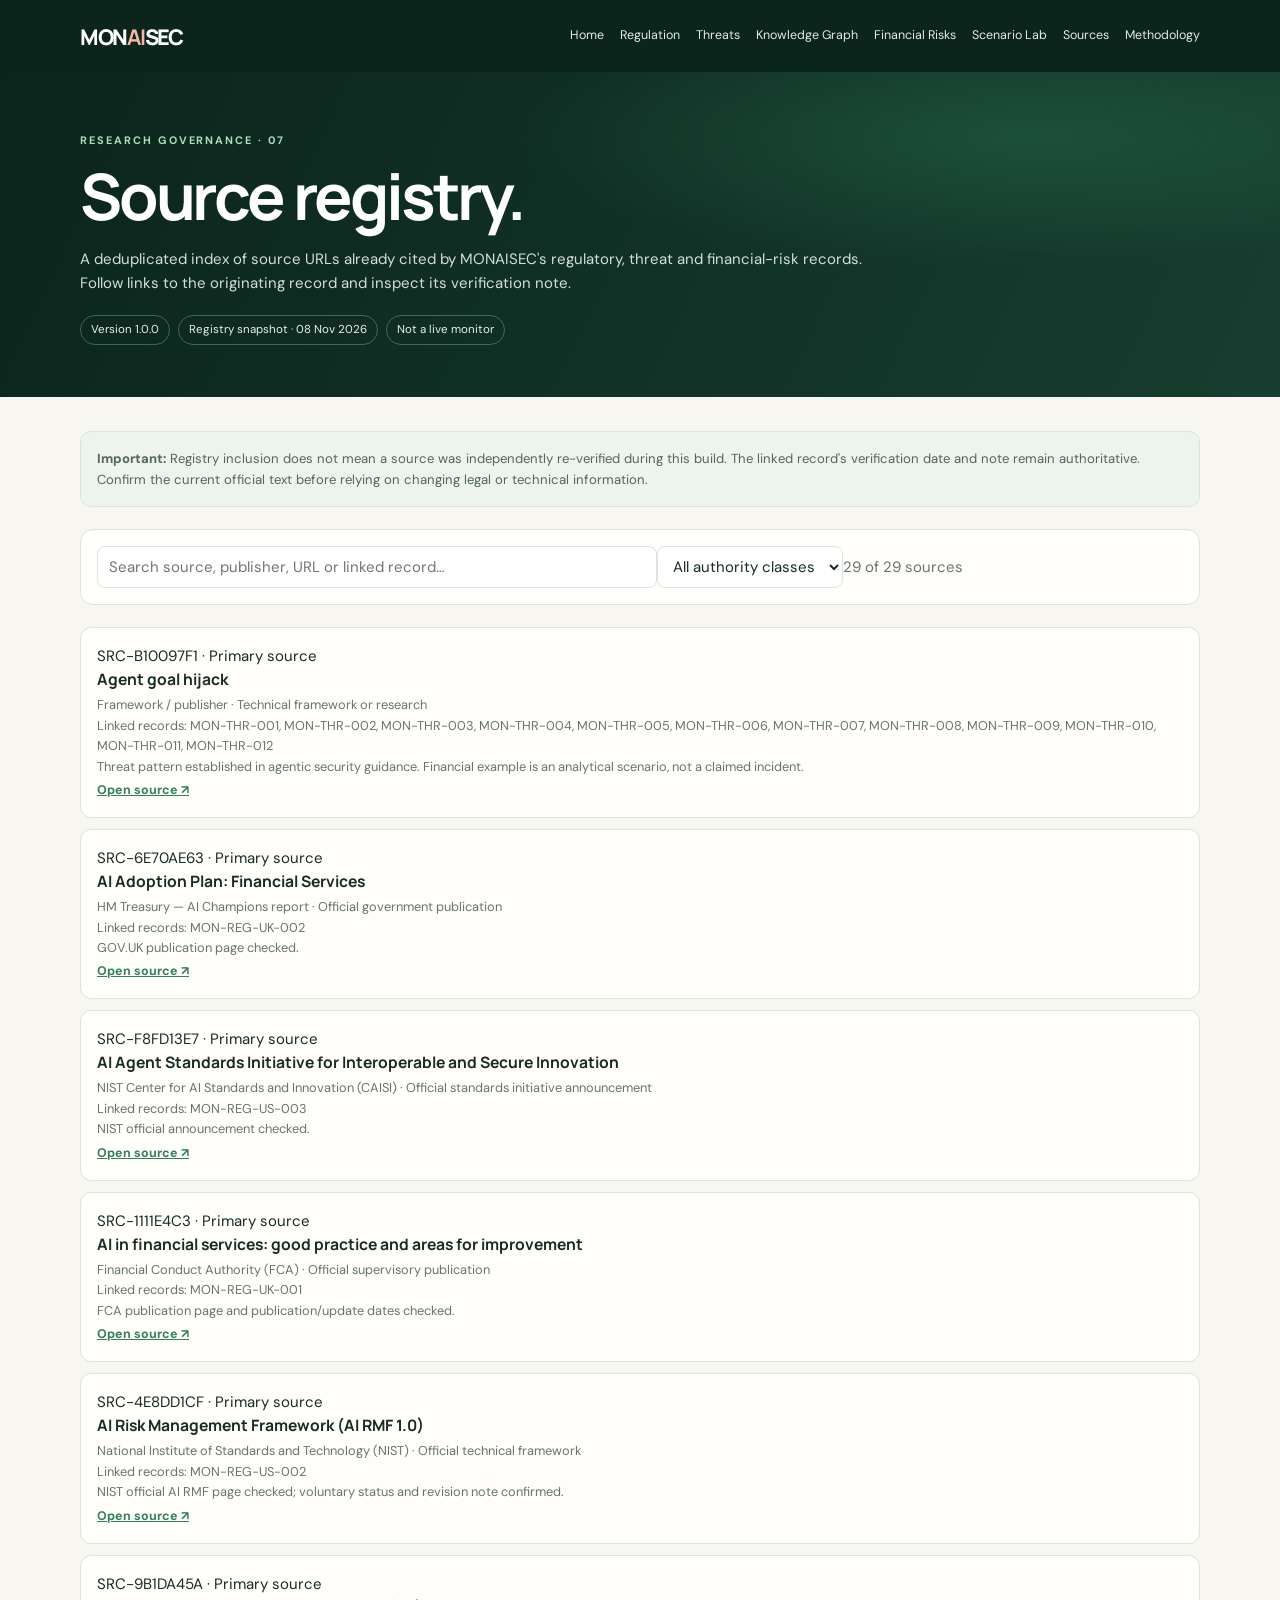
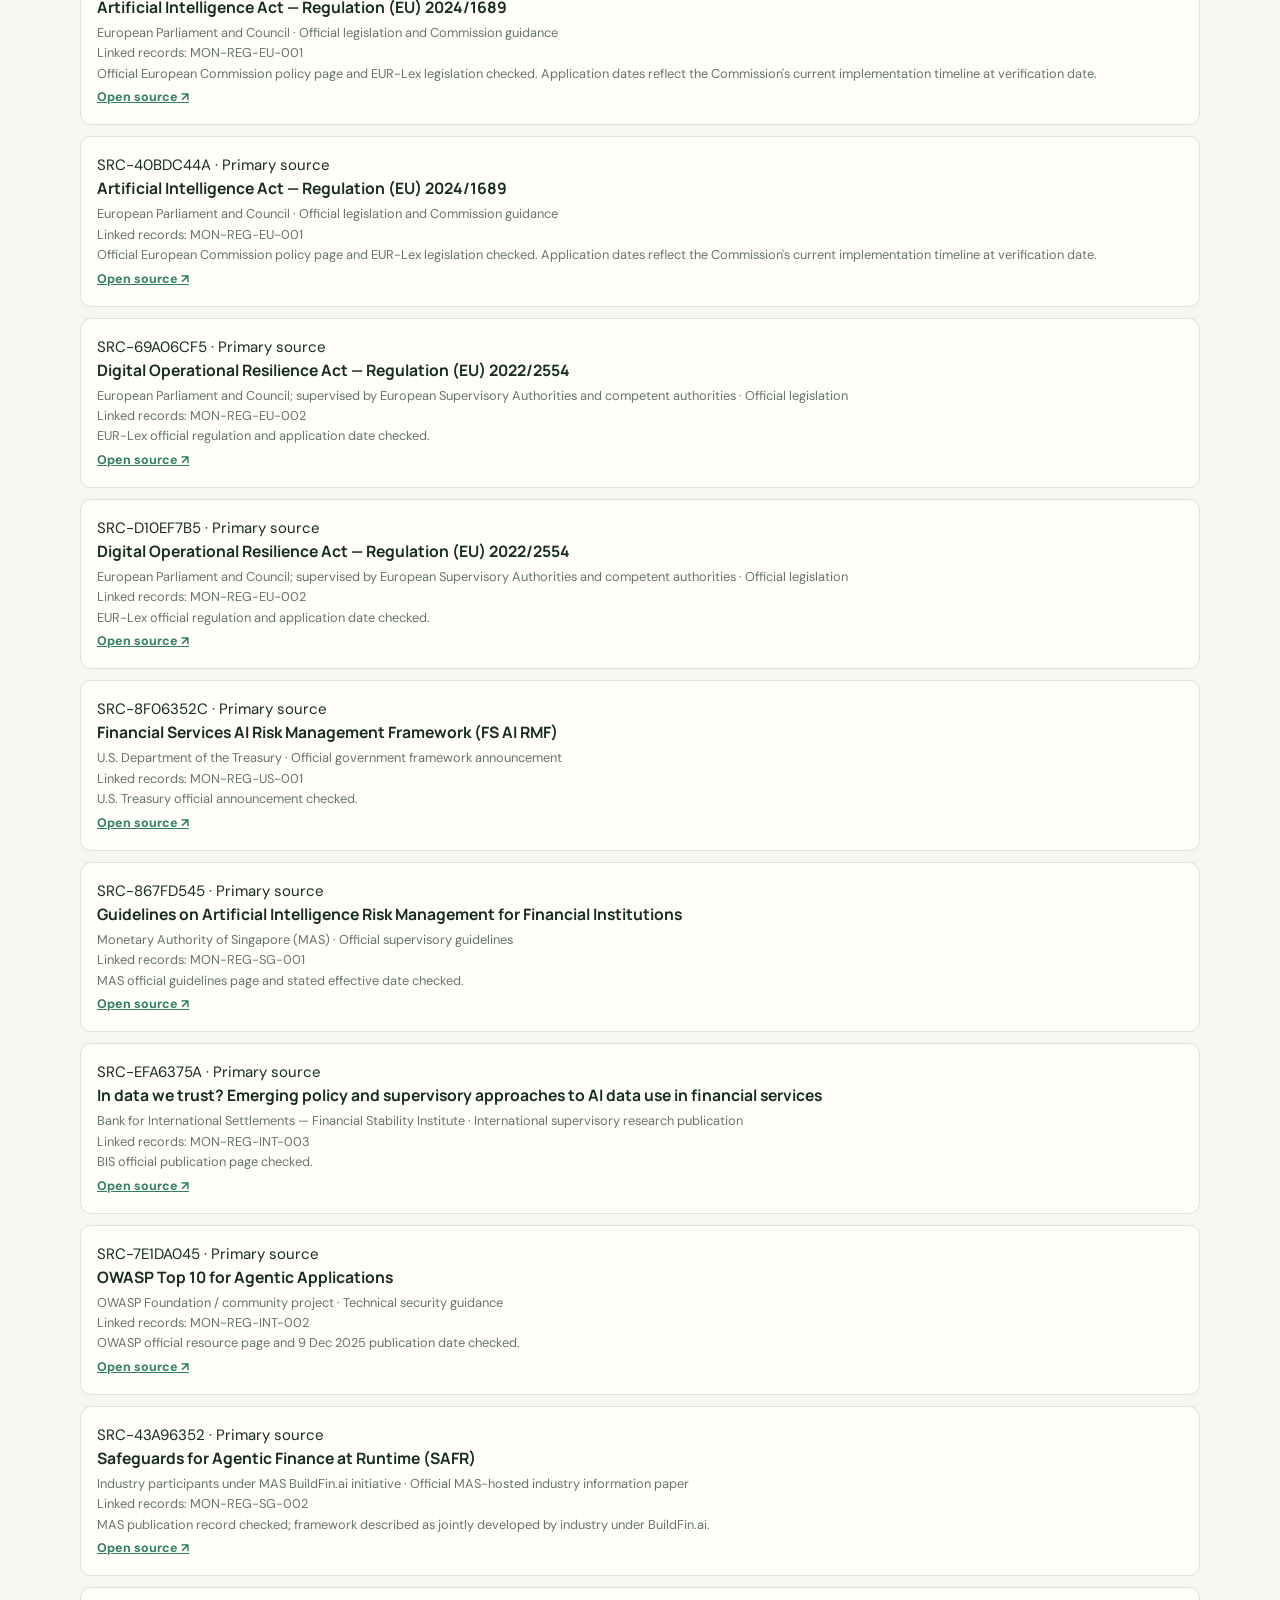
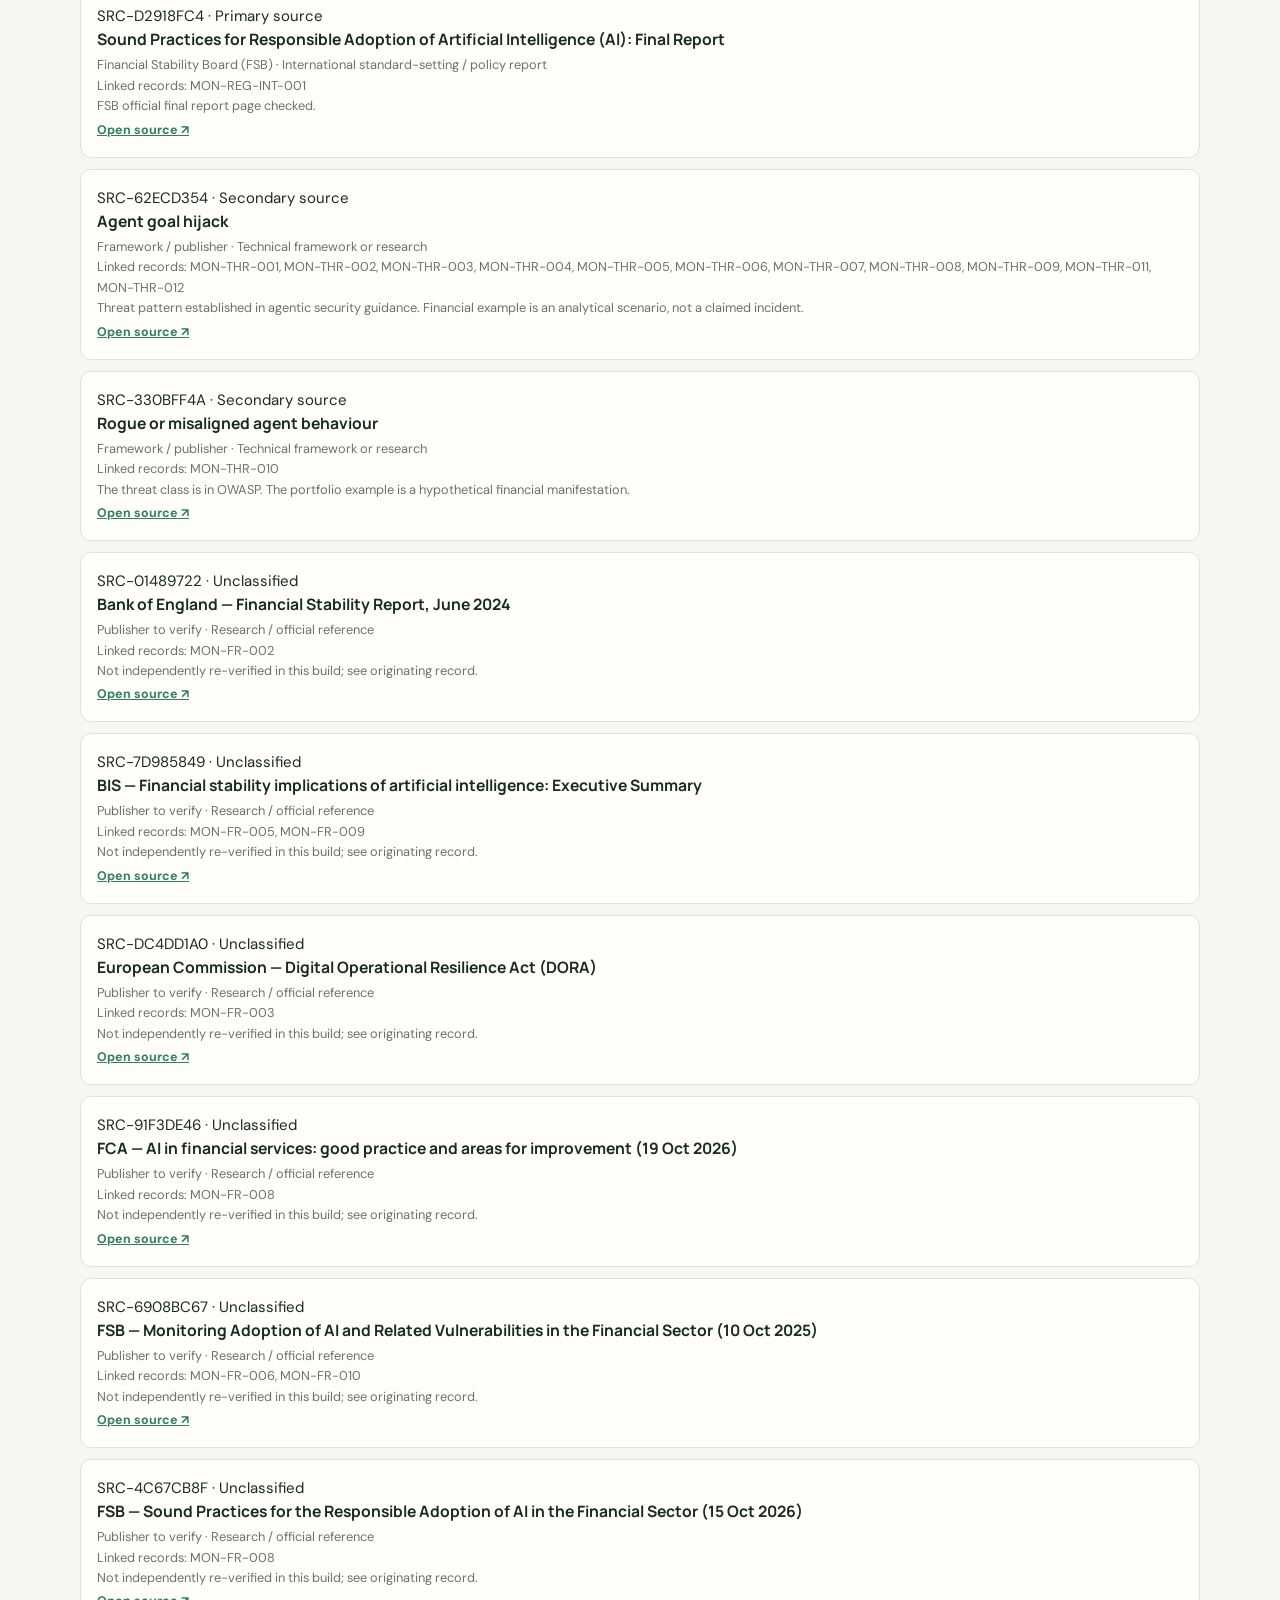
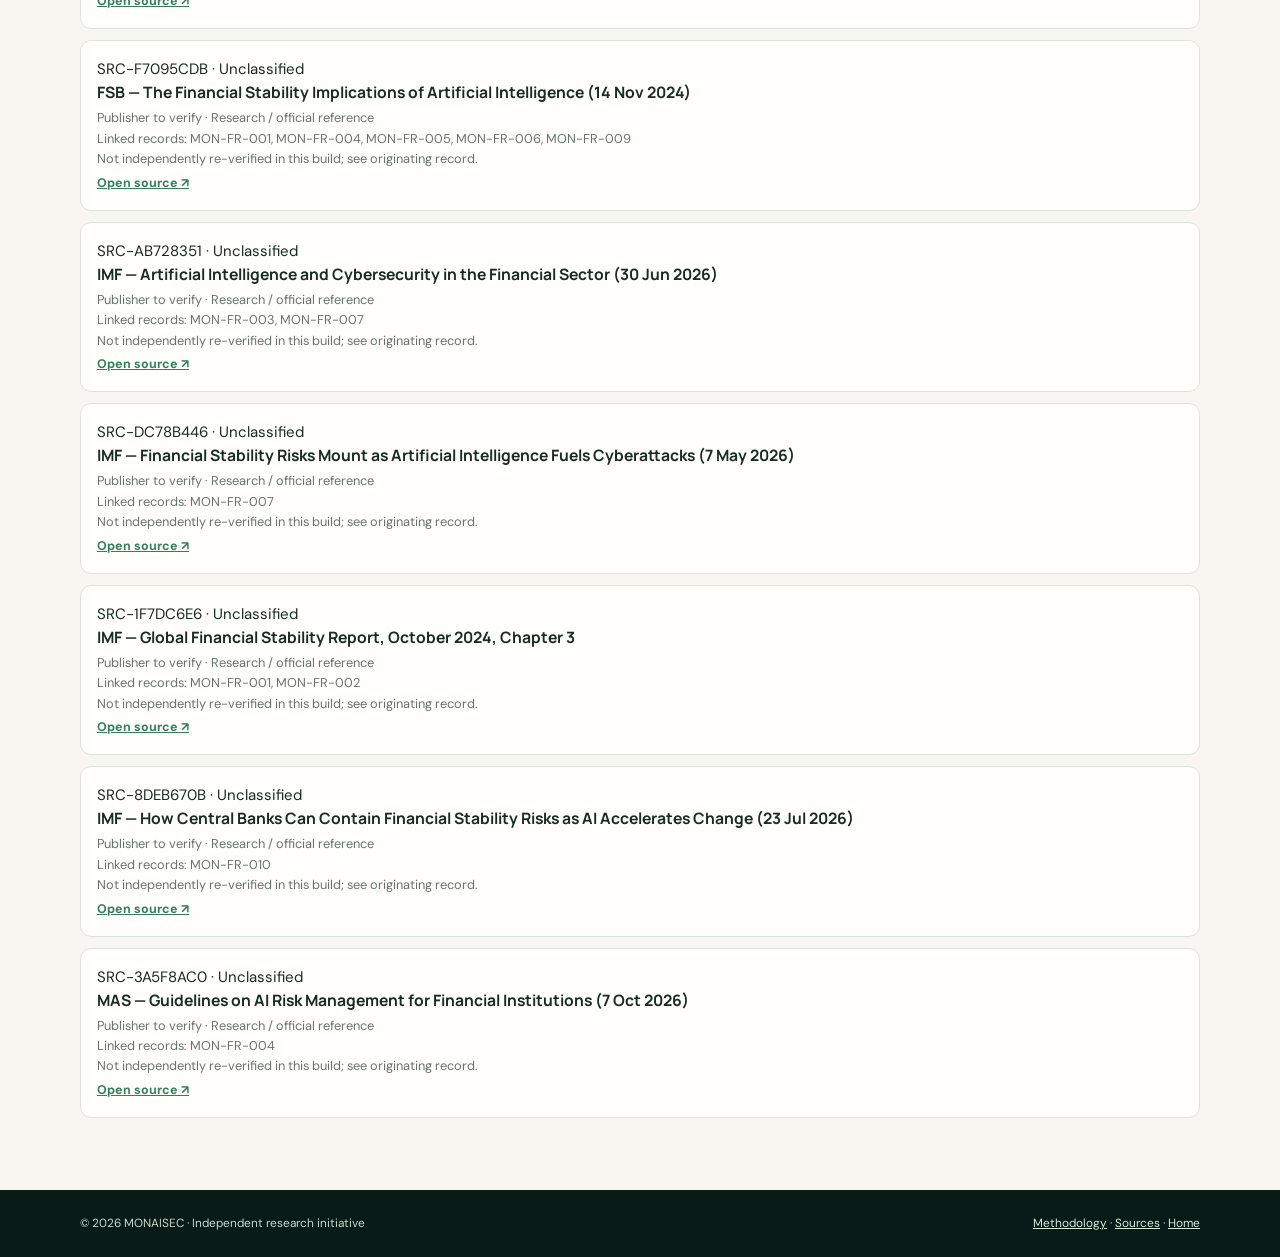
<file: sources.html>
<!doctype html><html lang="en"><head>
  <link rel="icon" href="favicon.svg" type="image/svg+xml">
  <link rel="alternate icon" href="favicon.ico">
  <link rel="icon" href="favicon.png" type="image/png" sizes="1024x1024">
  <link rel="apple-touch-icon" href="favicon.png">
  <meta name="theme-color" content="#0b241c">
<meta charset="utf-8"><meta name="viewport" content="width=device-width,initial-scale=1"><meta name="description" content="MONAISEC source registry: traceable primary and secondary references across its research registers."><title>Source Registry | MONAISEC</title><link rel="stylesheet" href="assets/css/governance.css"></head><body><header class="topbar"><div class="container nav"><a class="brand" href="index.html">MON<b>AI</b>SEC</a><nav class="navlinks" aria-label="Research navigation"><a href="index.html">Home</a><a href="regulatory.html">Regulation</a><a href="threats.html">Threats</a><a href="knowledge-graph.html">Knowledge Graph</a><a href="financial-risks.html">Financial Risks</a><a href="scenario-lab.html">Scenario Lab</a><a href="sources.html">Sources</a><a href="methodology.html">Methodology</a></nav></div></header><section class="hero"><div class="container"><div class="eyebrow">Research governance · 07</div><h1>Source registry.</h1><p>A deduplicated index of source URLs already cited by MONAISEC's regulatory, threat and financial-risk records. Follow links to the originating record and inspect its verification note.</p><div class="chips"><span class="chip">Version 1.0.0</span><span class="chip">Registry snapshot · 08 Nov 2026</span><span class="chip">Not a live monitor</span></div></div></section><main class="container content"><div class="note"><b>Important:</b> Registry inclusion does not mean a source was independently re-verified during this build. The linked record's verification date and note remain authoritative. Confirm the current official text before relying on changing legal or technical information.</div><section class="toolbar"><input id="q" type="search" placeholder="Search source, publisher, URL or linked record…" aria-label="Search sources"><select id="class"><option value="">All authority classes</option></select><span class="muted" id="count" aria-live="polite">Loading registry…</span></section><section class="list" id="records" aria-live="polite"></section></main><footer class="footer"><div class="container footerin"><span>© <span id="year"></span> MONAISEC · Independent research initiative</span><span><a href="methodology.html">Methodology</a> · <a href="sources.html">Sources</a> · <a href="index.html">Home</a></span></div></footer><script>document.getElementById('year').textContent=new Date().getFullYear()</script><script src="assets/js/sources.js"></script></body></html>
</file>
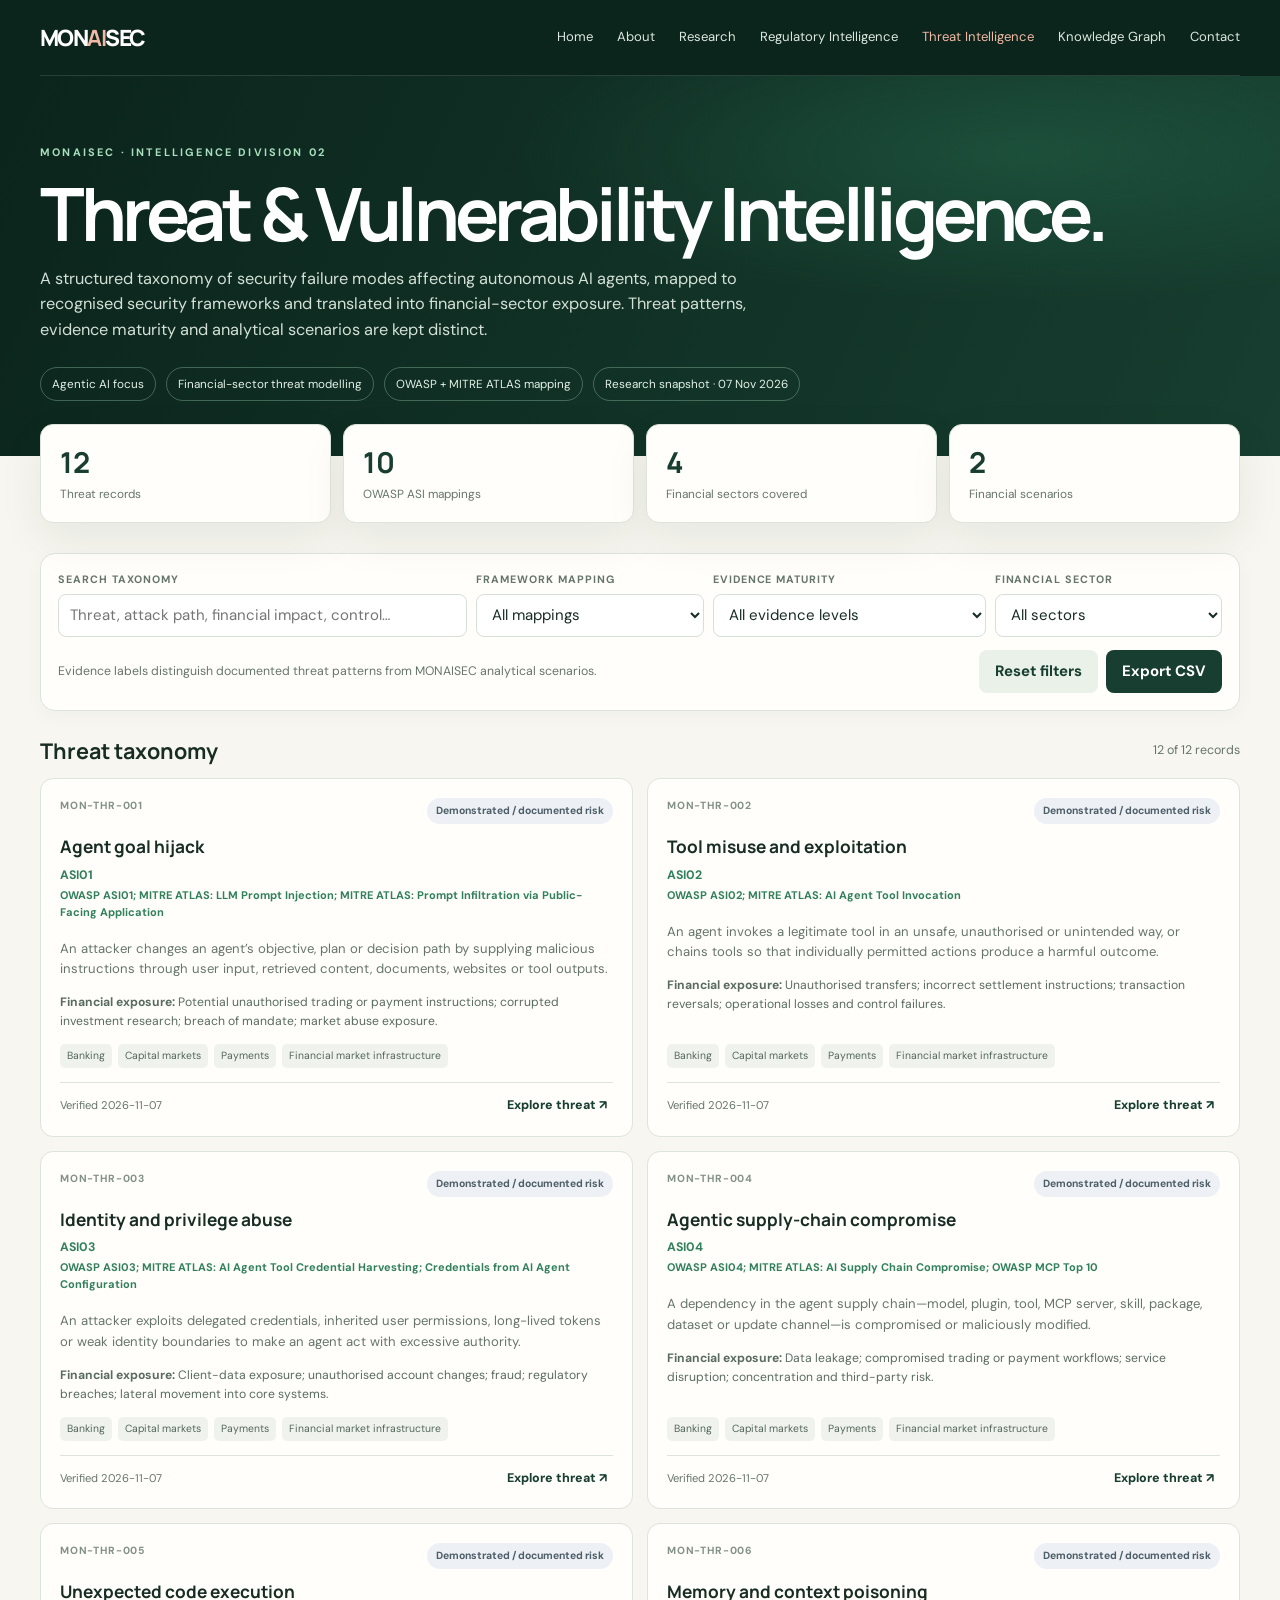
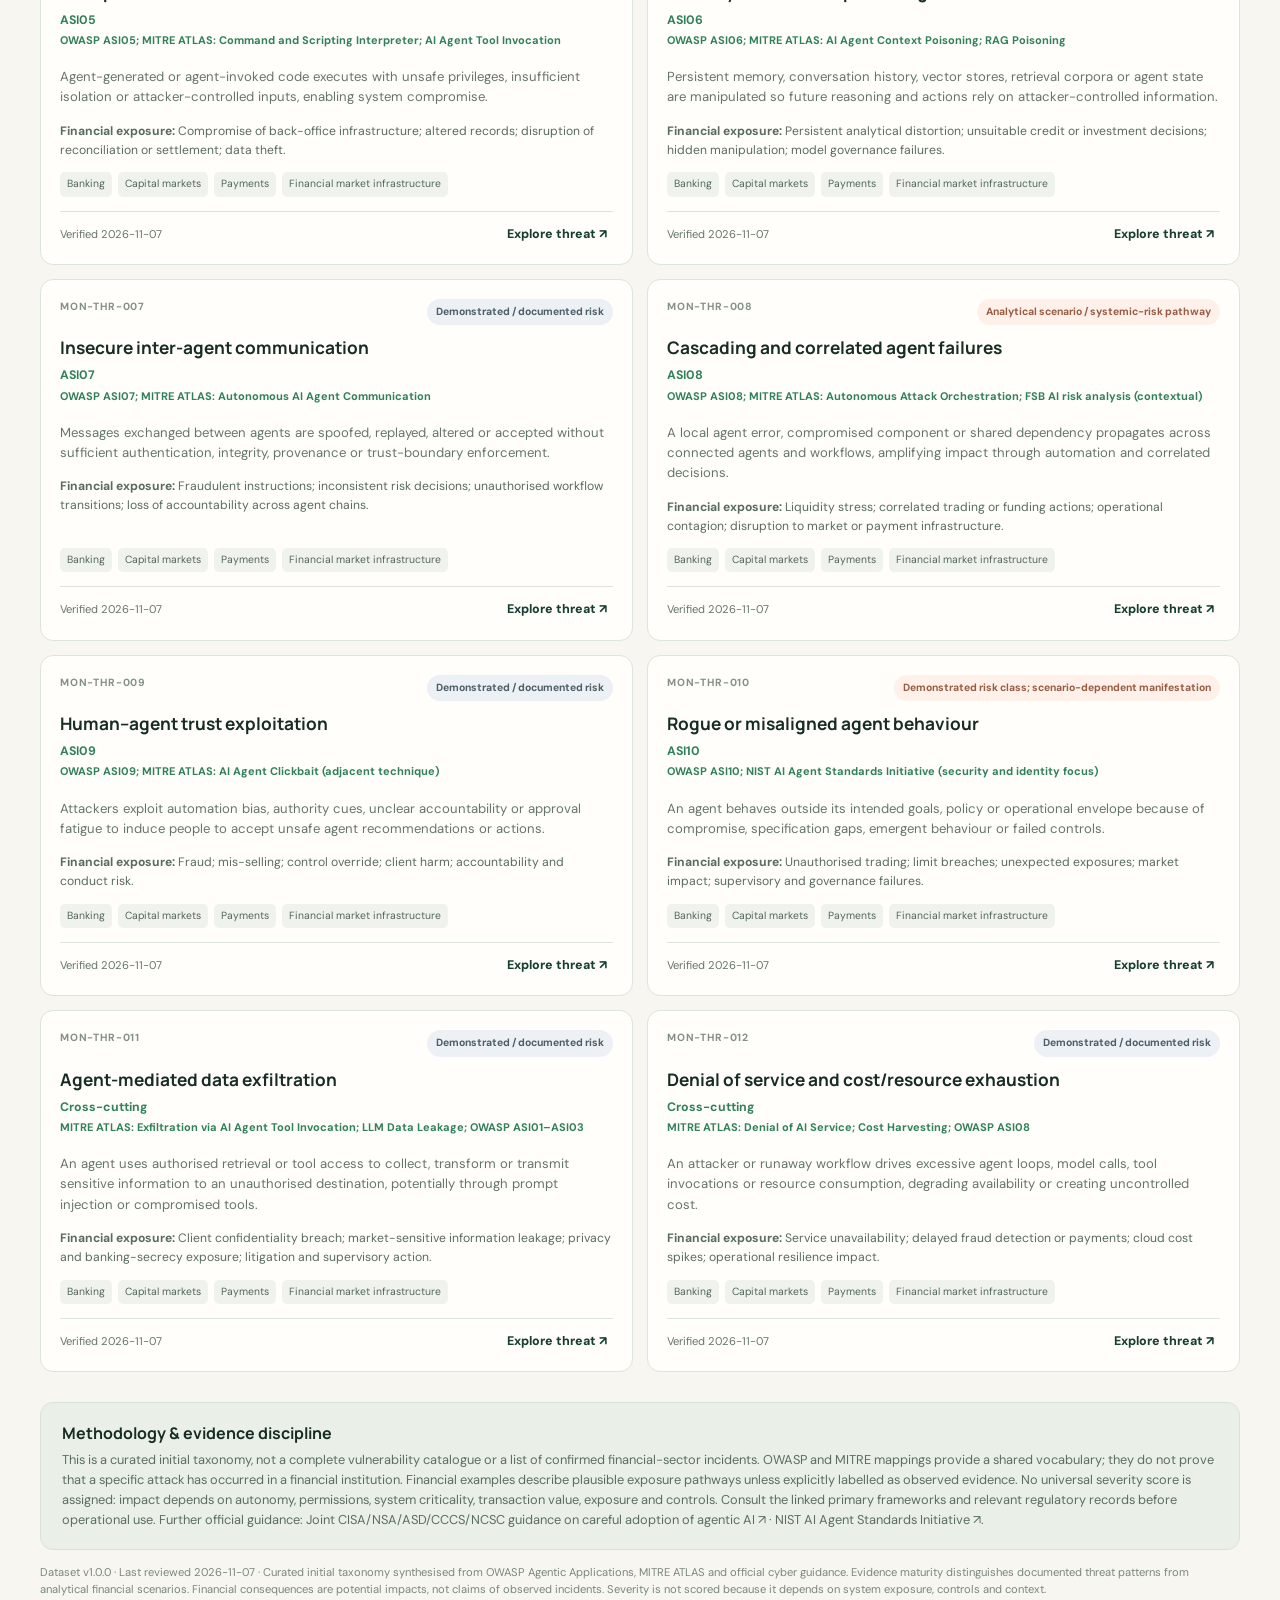
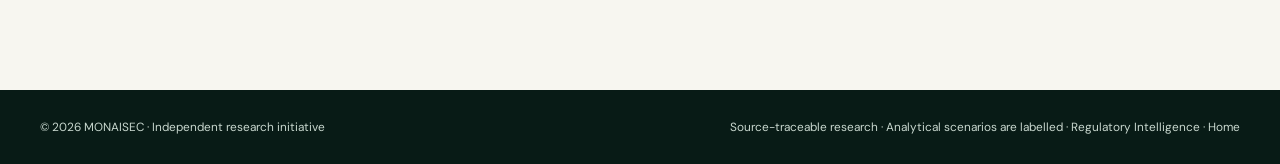
<file: threats.html>
<!DOCTYPE html><html lang="en"><head>
  <link rel="icon" href="favicon.svg" type="image/svg+xml">
  <link rel="alternate icon" href="favicon.ico">
  <link rel="icon" href="favicon.png" type="image/png" sizes="1024x1024">
  <link rel="apple-touch-icon" href="favicon.png">
  <meta name="theme-color" content="#0b241c">
<meta charset="UTF-8"><meta name="viewport" content="width=device-width, initial-scale=1"><meta name="theme-color" content="#173e30"><meta name="description" content="MONAISEC threat and vulnerability intelligence taxonomy for autonomous AI agents in financial markets."><title>Threat & Vulnerability Intelligence | MONAISEC</title><link rel="stylesheet" href="assets/css/regulatory.css"><link rel="stylesheet" href="assets/css/threats.css"></head><body>
<header class="topbar"><div class="container nav"><a class="brand" href="index.html">MON<b>AI</b>SEC</a><nav class="navlinks"><a href="index.html">Home</a><a href="index.html#about">About</a><a href="index.html#research">Research</a><a href="regulatory.html">Regulatory Intelligence</a><a href="threats.html" aria-current="page" style="color:#f1b9a5">Threat Intelligence</a><a href="knowledge-graph.html">Knowledge Graph</a><a href="index.html#contact">Contact</a></nav></div></header>
<section class="hero"><div class="container"><div class="eyebrow">MONAISEC · Intelligence Division 02</div><h1>Threat & Vulnerability Intelligence.</h1><p>A structured taxonomy of security failure modes affecting autonomous AI agents, mapped to recognised security frameworks and translated into financial-sector exposure. Threat patterns, evidence maturity and analytical scenarios are kept distinct.</p><div class="hero-meta"><span class="chip">Agentic AI focus</span><span class="chip">Financial-sector threat modelling</span><span class="chip">OWASP + MITRE ATLAS mapping</span><span class="chip">Research snapshot · 07 Nov 2026</span></div></div></section>
<main class="container content"><section class="stats"><div class="stat"><strong id="totalCount">—</strong><span>Threat records</span></div><div class="stat"><strong id="owaspCount">—</strong><span>OWASP ASI mappings</span></div><div class="stat"><strong id="sectorCount">—</strong><span>Financial sectors covered</span></div><div class="stat"><strong id="scenarioCount">—</strong><span>Financial scenarios</span></div></section>
<section class="toolbar"><div class="searchrow threat-filters"><div class="field"><label for="query">Search taxonomy</label><input id="query" type="search" placeholder="Threat, attack path, financial impact, control…"></div><div class="field"><label for="mapping">Framework mapping</label><select id="mapping"><option value="">All mappings</option><option value="ASI">OWASP Agentic Top 10</option><option value="MITRE">MITRE ATLAS</option><option value="Cross-cutting">Cross-cutting</option></select></div><div class="field"><label for="maturity">Evidence maturity</label><select id="maturity"><option value="">All evidence levels</option></select></div><div class="field"><label for="sector">Financial sector</label><select id="sector"><option value="">All sectors</option></select></div></div><div class="toolbar-bottom"><span class="checkline">Evidence labels distinguish documented threat patterns from MONAISEC analytical scenarios.</span><div style="display:flex;gap:8px"><button class="btn btn-light" id="reset">Reset filters</button><button class="btn btn-green" id="export">Export CSV</button></div></div></section>
<div class="results-head"><h2>Threat taxonomy</h2><span class="result-count" id="resultCount" aria-live="polite">Loading records…</span></div><section class="cards" id="records" aria-live="polite"></section>
<section class="method"><h3>Methodology & evidence discipline</h3><p>This is a curated initial taxonomy, not a complete vulnerability catalogue or a list of confirmed financial-sector incidents. OWASP and MITRE mappings provide a shared vocabulary; they do not prove that a specific attack has occurred in a financial institution. Financial examples describe plausible exposure pathways unless explicitly labelled as observed evidence. No universal severity score is assigned: impact depends on autonomy, permissions, system criticality, transaction value, exposure and controls. Consult the linked primary frameworks and relevant regulatory records before operational use. Further official guidance: <a href="https://www.ncsc.govt.nz/protect-your-organisation/careful-adoption-of-agentic-ai-services/" target="_blank" rel="noopener">Joint CISA/NSA/ASD/CCCS/NCSC guidance on careful adoption of agentic AI ↗</a> · <a href="https://www.nist.gov/artificial-intelligence/ai-agent-standards-initiative" target="_blank" rel="noopener">NIST AI Agent Standards Initiative ↗</a>.</p></section>
<p class="disclaimer" id="datasetMeta">Dataset metadata loading…</p></main>
<footer class="footer"><div class="container footerin"><span>© <span id="year"></span> MONAISEC · Independent research initiative</span><span>Source-traceable research · Analytical scenarios are labelled · <a href="regulatory.html">Regulatory Intelligence</a> · <a href="index.html">Home</a></span></div></footer>
<div class="modal" id="modal" role="dialog" aria-modal="true" aria-labelledby="modalTitle"><div class="modalbox"><div class="modalhead"><div><div class="eyebrow" style="color:#32805b" id="modalId"></div><h2 id="modalTitle"></h2><div class="subtitle" id="modalSubtitle"></div></div><button class="close" id="closeModal" aria-label="Close details">×</button></div><div class="detailgrid" id="detailGrid"></div><div class="modalsection"><h3>Threat description</h3><p id="modalDescription"></p></div><div class="modalsection"><h3>Financial-sector scenario</h3><p id="modalScenario"></p></div><div class="modalsection"><h3>Potential financial impact</h3><p id="modalImpact"></p></div><div class="modalsection"><h3>Recommended control themes</h3><p id="modalControls"></p></div><div class="modalsection"><h3>Framework mappings</h3><p id="modalMappings"></p></div><div class="modalsection"><h3>Evidence note</h3><p id="modalEvidence"></p></div><div class="modalsection"><h3>Related MONAISEC research</h3><p><a href="regulatory.html">Open Regulatory Intelligence register ↗</a></p></div><a class="source-link" id="primarySource" target="_blank" rel="noopener">Open primary framework source ↗</a> <a class="source-link" id="secondarySource" target="_blank" rel="noopener">Open mapping source ↗</a></div></div>
<script src="assets/js/threats.js"></script></body></html>
</file>
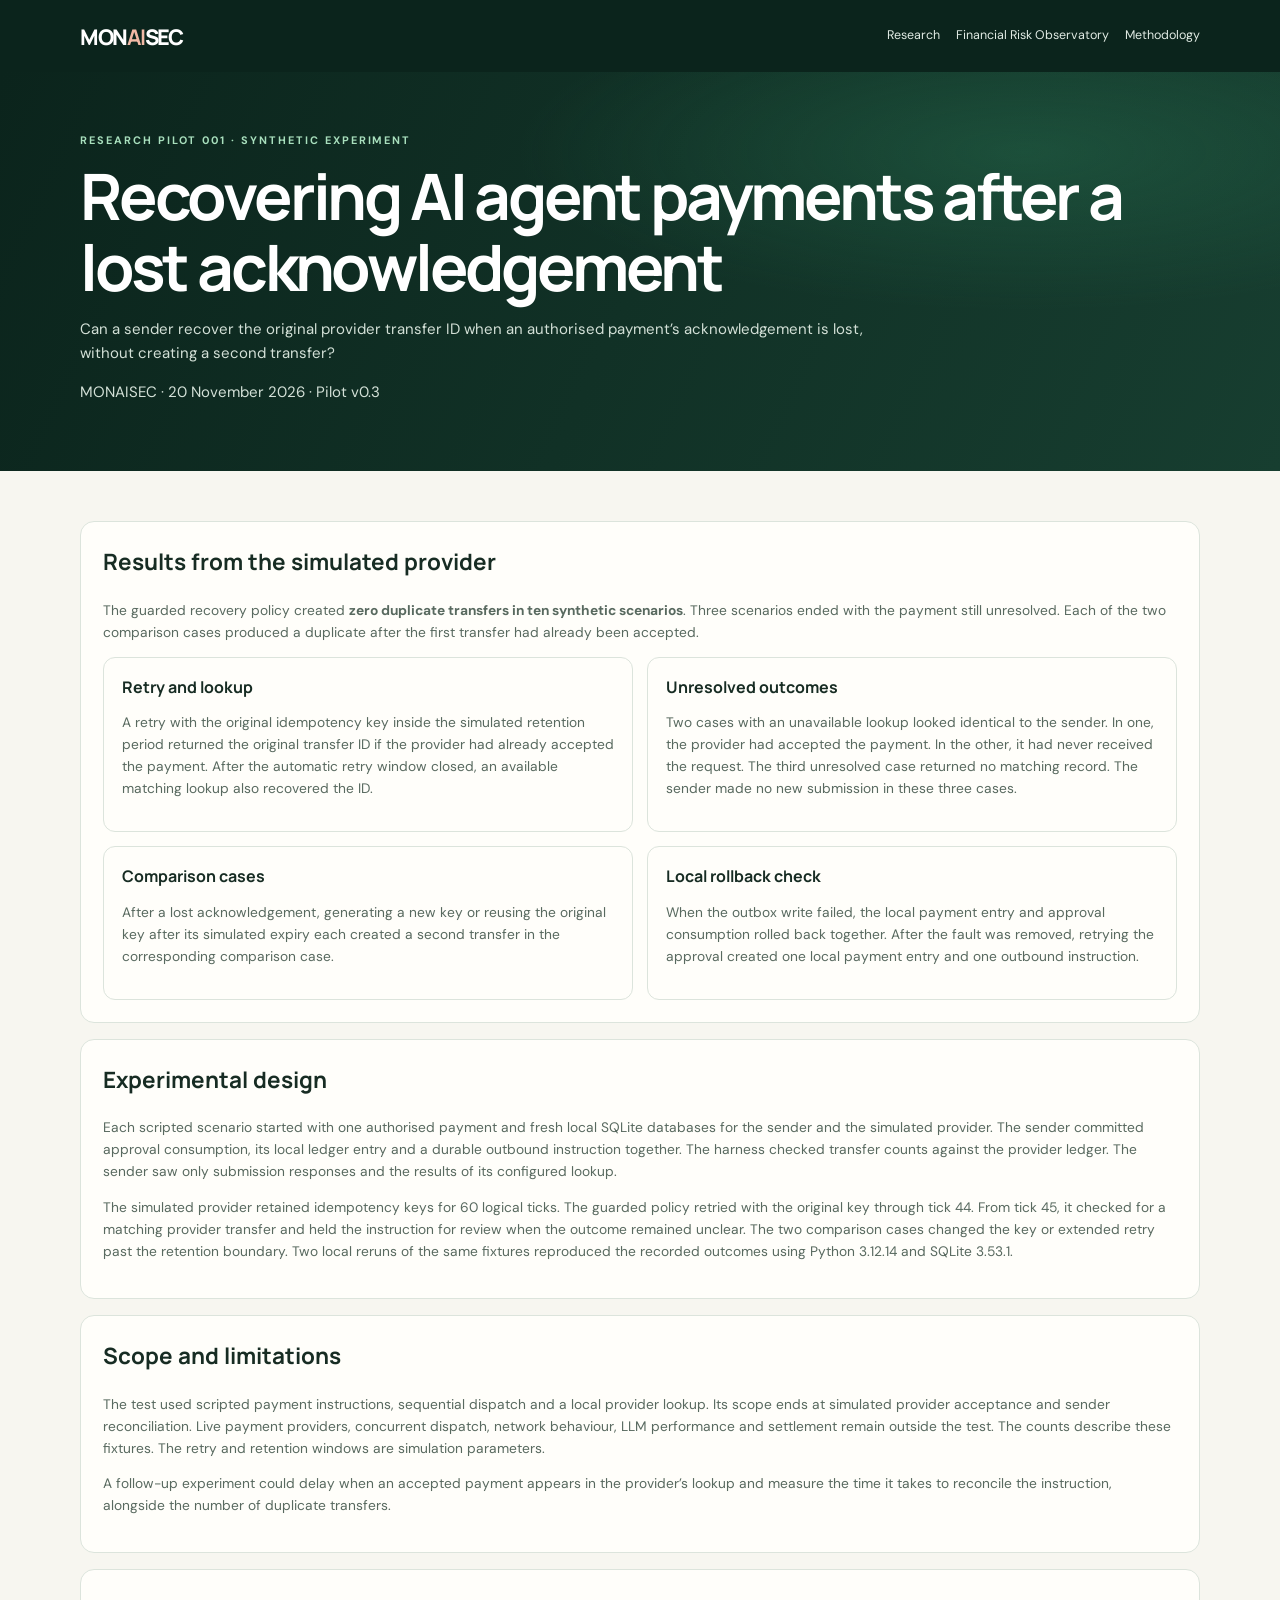
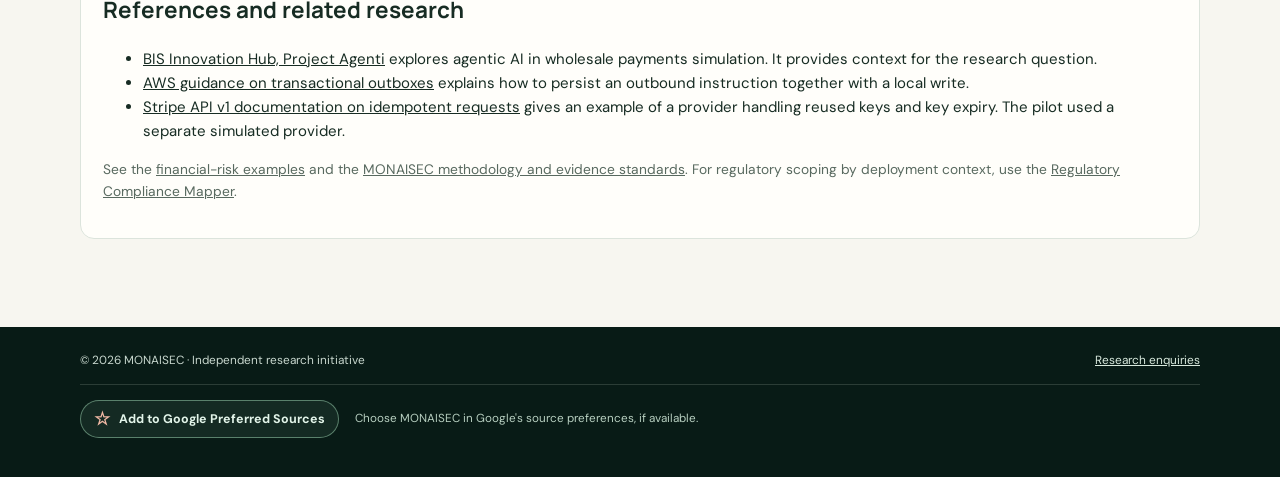
<file: research/payment-agent-recovery.html>
<!doctype html>
<html lang="en">
<head>
  <meta charset="utf-8">
  <meta name="viewport" content="width=device-width, initial-scale=1">
  <meta name="theme-color" content="#0b241c">
  <title>AI Payment Agent Controls After a Lost Acknowledgement | MONAISEC</title>
  <meta name="description" content="A synthetic payment-agent study tests duplicate transfers and unresolved payments after a provider acknowledgement is lost.">
  <link rel="canonical" href="https://monaisec.com/research/payment-agent-recovery.html">
  <link rel="icon" href="../favicon.svg" type="image/svg+xml">
  <link rel="stylesheet" href="../assets/css/governance.css">
  <link rel="stylesheet" href="../assets/css/preferred-sources.css">
  <script type="application/ld+json">
  {
    "@context": "https://schema.org",
    "@type": "Article",
    "headline": "Recovering AI agent payments after a lost acknowledgement",
    "description": "A synthetic payment-agent study tests duplicate transfers and unresolved payments after a provider acknowledgement is lost.",
    "datePublished": "2026-11-20",
    "author": {
      "@type": "Organization",
      "name": "MONAISEC",
      "url": "https://monaisec.com/#about"
    },
    "mainEntityOfPage": "https://monaisec.com/research/payment-agent-recovery.html",
    "inLanguage": "en"
  }
  </script>
</head>
<body>
  <header class="topbar">
    <div class="container nav">
      <a class="brand" href="../">MON<b>AI</b>SEC</a>
      <nav class="navlinks" aria-label="Research navigation">
        <a href="../#research">Research</a>
        <a href="../financial-risks.html">Financial Risk Observatory</a>
        <a href="../methodology.html">Methodology</a>
      </nav>
    </div>
  </header>
  <main>
    <article>
      <header class="hero">
        <div class="container">
          <div class="eyebrow">Research Pilot 001 · Synthetic experiment</div>
          <h1>Recovering AI agent payments after a lost acknowledgement</h1>
          <p>Can a sender recover the original provider transfer ID when an authorised payment’s acknowledgement is lost, without creating a second transfer?</p>
          <p>MONAISEC · <time datetime="2026-11-20">20 November 2026</time> · Pilot v0.3</p>
        </div>
      </header>
      <div class="container content">
        <section class="panel" aria-labelledby="result">
          <h2 id="result">Results from the simulated provider</h2>
          <p>The guarded recovery policy created <strong>zero duplicate transfers in ten synthetic scenarios</strong>. Three scenarios ended with the payment still unresolved. Each of the two comparison cases produced a duplicate after the first transfer had already been accepted.</p>
          <div class="grid">
            <div class="item">
              <h3>Retry and lookup</h3>
              <p>A retry with the original idempotency key inside the simulated retention period returned the original transfer ID if the provider had already accepted the payment. After the automatic retry window closed, an available matching lookup also recovered the ID.</p>
            </div>
            <div class="item">
              <h3>Unresolved outcomes</h3>
              <p>Two cases with an unavailable lookup looked identical to the sender. In one, the provider had accepted the payment. In the other, it had never received the request. The third unresolved case returned no matching record. The sender made no new submission in these three cases.</p>
            </div>
            <div class="item">
              <h3>Comparison cases</h3>
              <p>After a lost acknowledgement, generating a new key or reusing the original key after its simulated expiry each created a second transfer in the corresponding comparison case.</p>
            </div>
            <div class="item">
              <h3>Local rollback check</h3>
              <p>When the outbox write failed, the local payment entry and approval consumption rolled back together. After the fault was removed, retrying the approval created one local payment entry and one outbound instruction.</p>
            </div>
          </div>
        </section>
        <section class="panel" aria-labelledby="method">
          <h2 id="method">Experimental design</h2>
          <p>Each scripted scenario started with one authorised payment and fresh local SQLite databases for the sender and the simulated provider. The sender committed approval consumption, its local ledger entry and a durable outbound instruction together. The harness checked transfer counts against the provider ledger. The sender saw only submission responses and the results of its configured lookup.</p>
          <p>The simulated provider retained idempotency keys for 60 logical ticks. The guarded policy retried with the original key through tick 44. From tick 45, it checked for a matching provider transfer and held the instruction for review when the outcome remained unclear. The two comparison cases changed the key or extended retry past the retention boundary. Two local reruns of the same fixtures reproduced the recorded outcomes using Python 3.12.14 and SQLite 3.53.1.</p>
        </section>
        <section class="panel" aria-labelledby="limits">
          <h2 id="limits">Scope and limitations</h2>
          <p>The test used scripted payment instructions, sequential dispatch and a local provider lookup. Its scope ends at simulated provider acceptance and sender reconciliation. Live payment providers, concurrent dispatch, network behaviour, LLM performance and settlement remain outside the test. The counts describe these fixtures. The retry and retention windows are simulation parameters.</p>
          <p>A follow-up experiment could delay when an accepted payment appears in the provider’s lookup and measure the time it takes to reconcile the instruction, alongside the number of duplicate transfers.</p>
        </section>
        <section class="panel" aria-labelledby="references">
          <h2 id="references">References and related research</h2>
          <ul>
            <li><a href="https://www.bis.org/node/87745">BIS Innovation Hub, Project Agenti</a> explores agentic AI in wholesale payments simulation. It provides context for the research question.</li>
            <li><a href="https://docs.aws.amazon.com/prescriptive-guidance/latest/cloud-design-patterns/transactional-outbox.html">AWS guidance on transactional outboxes</a> explains how to persist an outbound instruction together with a local write.</li>
            <li><a href="https://docs.stripe.com/api/idempotent_requests">Stripe API v1 documentation on idempotent requests</a> gives an example of a provider handling reused keys and key expiry. The pilot used a separate simulated provider.</li>
          </ul>
          <p>See the <a href="../financial-risks.html#risk-evidence-title">financial-risk examples</a> and the <a href="../methodology.html">MONAISEC methodology and evidence standards</a>. For regulatory scoping by deployment context, use the <a href="../regulatory-intelligence-v2/index.html">Regulatory Compliance Mapper</a>.</p>
        </section>
      </div>
    </article>
  </main>
  <footer class="footer">
    <div class="container footerin">
      <span>© 2026 MONAISEC · Independent research initiative</span>
      <a href="../#contact">Research enquiries</a>
    </div>
    <div class="container"><div class="preferred-source-row"><a class="preferred-source-badge" href="https://www.google.com/preferences/source?q=monaisec.com" target="_blank" rel="noopener noreferrer" aria-label="Add MONAISEC to your Google Preferred Sources (opens Google in a new tab)" title="Choose MONAISEC in Google's source preferences"><span class="preferred-source-star" aria-hidden="true">☆</span><span>Add to Google Preferred Sources</span></a><span class="preferred-source-note">Choose MONAISEC in Google's source preferences, if available.</span></div></div>
  </footer>
</body>
</html>
</file>
<file: assets/css/preferred-sources.css>
/* Google Preferred Sources: reader-initiated deeplink, no Google script or tracking. */
.preferred-source-row{display:flex;align-items:center;flex-wrap:wrap;gap:10px 16px;padding:15px 0;margin-top:14px;border-top:1px solid rgba(220,235,223,.16)}
.preferred-source-badge{display:inline-flex;align-items:center;gap:9px;max-width:100%;padding:9px 13px;border:1px solid rgba(168,223,189,.48);border-radius:999px;background:rgba(168,223,189,.08);color:#e2f4e9!important;font:700 .78rem/1.3 "DM Sans",sans-serif;text-decoration:none!important;transition:background .2s,border-color .2s}
.preferred-source-badge:hover,.preferred-source-badge:focus-visible{background:rgba(168,223,189,.18);border-color:#a8dfbd}
.preferred-source-badge:focus-visible{outline:2px solid #f1b9a5;outline-offset:3px}
.preferred-source-star{color:#f1b9a5;font-size:1.13rem;line-height:1}
.preferred-source-note{font-size:.73rem;color:#b7cfc0;line-height:1.5}
</file>
<file: assets/css/engine.css>
:root{--bg:#07110e;--panel:#0d1b16;--panel2:#11231b;--line:#254337;--ink:#e8f0e9;--muted:#a3b7aa;--green:#8bd6a8;--peach:#f1b9a5;--warn:#e9c98b;--mono:ui-monospace,SFMono-Regular,Consolas,monospace}*{box-sizing:border-box}html{scroll-behavior:smooth}body{margin:0;background:radial-gradient(ellipse at 75% 0%,#163526 0,transparent 36%),var(--bg);color:var(--ink);font:15px/1.65 Inter,system-ui,sans-serif}header{position:sticky;top:0;z-index:10;display:flex;align-items:center;justify-content:space-between;padding:16px max(5vw,24px);border-bottom:1px solid var(--line);background:#07110eeF;backdrop-filter:blur(14px)}a{color:var(--green)}.brand{font-weight:800;letter-spacing:.1em;text-decoration:none;color:var(--ink)}.brand span{color:var(--green)}.brand small{display:block;font:9px var(--mono);letter-spacing:.2em;color:var(--muted)}nav{display:flex;gap:25px}nav a{text-decoration:none;color:var(--muted);font-size:13px}.version,.eyebrow,.hero-meta,.footnote{font:10px var(--mono);letter-spacing:.12em;color:var(--green)}main{max-width:1160px;margin:auto;padding:0 24px}.hero{padding:86px 0 58px;border-bottom:1px solid var(--line)}h1{font-size:clamp(42px,7vw,78px);line-height:1.04;letter-spacing:-.055em;margin:20px 0}h1 em{font-family:Georgia,serif;font-weight:400;color:var(--peach)}.hero>p{max-width:700px;color:var(--muted);font-size:18px}.hero-meta{display:flex;gap:14px 28px;flex-wrap:wrap;margin-top:30px;color:var(--muted)}.panel{margin:42px 0;padding:32px;background:linear-gradient(145deg,#10231a,#0b1712);border:1px solid var(--line);border-radius:12px}.section-head{display:flex;justify-content:space-between;align-items:end;gap:25px;margin-bottom:28px}.section-head h2,.method h2{font-size:30px;line-height:1.2;margin:7px 0}.section-head p{max-width:390px;color:var(--muted);font-size:13px}.form-grid{display:grid;grid-template-columns:repeat(3,1fr);gap:18px}label{display:flex;flex-direction:column;gap:7px;color:#c4d2c8;font-size:12px}select{width:100%;background:#07130e;color:var(--ink);border:1px solid #315342;border-radius:6px;padding:12px;font:13px inherit;min-height:44px}select:focus{outline:2px solid var(--green);outline-offset:2px}.actions{display:flex;gap:10px;flex-wrap:wrap;margin-top:25px}button{cursor:pointer;border-radius:5px;padding:11px 16px;font-weight:650;font-size:12px}.primary{background:var(--green);color:#07130e;border:1px solid var(--green)}.secondary,.tab{background:transparent;color:var(--ink);border:1px solid var(--line)}.disclaimer,.footnote{font-size:11px;color:var(--muted);letter-spacing:0}.results{margin:55px 0}.hidden{display:none}.stats{display:grid;grid-template-columns:repeat(4,1fr);gap:10px;margin:25px 0}.stat{background:var(--panel);border:1px solid var(--line);padding:17px;border-radius:8px}.stat strong{display:block;font-size:28px;color:var(--green)}.stat span{font-size:11px;color:var(--muted)}.tabs{display:flex;gap:8px;flex-wrap:wrap;border-bottom:1px solid var(--line);padding-bottom:12px}.tab.active{border-color:var(--green);color:var(--green)}.ob-card{background:var(--panel);border:1px solid var(--line);border-radius:9px;margin:14px 0;padding:20px}.ob-top{display:flex;justify-content:space-between;gap:20px;align-items:start}.ob-card h3{margin:5px 0 8px;font-size:18px}.tag{font:10px var(--mono);color:var(--peach);text-transform:uppercase;letter-spacing:.08em}.force{border:1px solid var(--line);padding:4px 8px;border-radius:4px;color:var(--green);font:10px var(--mono);white-space:nowrap}.ob-card p{color:var(--muted);font-size:13px}.ob-card details{border-top:1px solid var(--line);padding-top:10px;margin-top:12px}.ob-card summary{cursor:pointer;color:var(--green);font-size:12px}.ob-card ul{color:#c6d4ca;font-size:12px}.ob-card a{font-size:12px}.review-box{margin-top:25px;padding:22px;background:#241e14;border:1px solid #594b2d;border-radius:8px}.review-box h3{margin:0;color:var(--warn)}.review-box li{font-size:13px;color:#e2d7bd;margin:8px 0}.method{padding:45px 0 70px;border-top:1px solid var(--line)}.method-grid{display:grid;grid-template-columns:repeat(4,1fr);gap:12px;margin:25px 0}.method-grid article{padding:18px;background:var(--panel);border:1px solid var(--line);border-radius:8px}.method-grid b{color:var(--green);font-size:12px}.method-grid p{color:var(--muted);font-size:12px}footer{padding:25px;text-align:center;border-top:1px solid var(--line);color:var(--muted);font:10px var(--mono);letter-spacing:.12em}@media(max-width:800px){.form-grid{grid-template-columns:repeat(2,1fr)}.method-grid{grid-template-columns:repeat(2,1fr)}nav{display:none}.section-head{display:block}.stats{grid-template-columns:repeat(2,1fr)}}@media(max-width:520px){.form-grid,.method-grid{grid-template-columns:1fr}.panel{padding:20px}.version{display:none}.hero{padding:60px 0 40px}}

.brief-import,.report-panel{margin-block:1.4rem;padding:clamp(1rem,3vw,1.5rem);border:1px solid var(--line);border-radius:16px;background:var(--panel2)}
.brief-import h3,.report-panel h3{margin:0 0 .4rem}
.brief-import p,.report-panel p{color:var(--muted);margin:.4rem 0 .8rem}
.brief-import [hidden],.report-panel [hidden],.brief-confirmation[hidden]{display:none}
.brief-drop{display:grid;gap:.55rem;padding:1rem;border:1px dashed var(--green);border-radius:12px;background:var(--bg)}
.brief-drop.is-dragging{background:#1b3528;outline:2px solid var(--green)}
.brief-drop label{color:var(--ink);font-weight:700}
.brief-drop small,.brief-suggestions small{color:var(--muted)}
.brief-drop input{max-width:100%;color:var(--ink)}
.brief-drop input::file-selector-button{padding:.45rem .7rem;margin-right:.5rem;border:1px solid var(--line);border-radius:6px;background:var(--panel2);color:var(--ink);cursor:pointer}
.brief-paste{margin-top:.85rem}
.brief-paste label{display:block;margin:.7rem 0 .35rem}
.brief-paste textarea{display:block;width:100%;padding:.7rem;margin-bottom:.65rem;color:var(--ink);background:var(--bg);border:1px solid var(--line);border-radius:8px;font:inherit;resize:vertical}
.brief-status:empty{display:none}
.brief-suggestions{display:grid;gap:.6rem;list-style:none;padding:0}
.brief-suggestions li{padding:.7rem;background:var(--panel);border-radius:8px;overflow-wrap:anywhere}
.brief-suggestions label{display:flex;align-items:baseline;gap:.5rem;color:var(--ink)}
.brief-suggestions small{display:block;margin-top:.35rem}
.brief-confirmation{display:flex;align-items:baseline;gap:.5rem;margin-top:1rem;color:var(--ink)}
.brief-confirmation input,.brief-suggestions input{accent-color:var(--green)}
.report-panel a.secondary{display:inline-flex;align-items:center}
.report-panel iframe{display:block;width:100%;height:310px;border:0;margin-top:.8rem}
.actions button:disabled{opacity:.55;cursor:not-allowed}
</file>
<file: assets/css/regulatory.css>
@import url('https://fonts.googleapis.com/css2?family=DM+Sans:wght@400;500;600;700&family=Manrope:wght@400;500;600;700;800&display=swap');
:root{--forest:#173e30;--deep:#0b241c;--jungle:#32805b;--mint:#a8dfbd;--peach:#f1b9a5;--ivory:#f7f6f0;--paper:#fffefa;--ink:#172c23;--muted:#66756c;--line:#dce4dc;--shadow:0 16px 45px #12302312}*{box-sizing:border-box}body{margin:0;background:var(--ivory);color:var(--ink);font:15px 'DM Sans',sans-serif;line-height:1.55}a{color:inherit;text-decoration:none}button,input,select{font:inherit}.container{width:min(1200px,calc(100% - 42px));margin:auto}.topbar{background:var(--deep);color:white}.nav{height:76px;display:flex;align-items:center;justify-content:space-between;border-bottom:1px solid #ffffff20}.brand{font:800 1.4rem Manrope;letter-spacing:-.07em}.brand b{color:var(--peach)}.navlinks{display:flex;gap:24px;font-size:.82rem;color:#dce8df}.navlinks a:hover{color:var(--peach)}.hero{background:radial-gradient(ellipse at 80% 20%,#2d815b55,transparent 35%),linear-gradient(115deg,#0b241c,#173e30);color:white;padding:68px 0 55px}.eyebrow{color:var(--mint);font-size:.68rem;text-transform:uppercase;letter-spacing:.2em;font-weight:700}.hero h1{font:700 clamp(2.5rem,6vw,4.6rem)/1.05 Manrope;letter-spacing:-.06em;margin:14px 0}.hero p{max-width:760px;color:#d3e0d7;margin:0;font-size:1.02rem}.hero-meta{display:flex;gap:10px;flex-wrap:wrap;margin-top:25px}.chip{border:1px solid #a8dfbd55;color:#e4f1e8;padding:7px 11px;border-radius:99px;font-size:.73rem}.content{padding:34px 0 80px}.stats{display:grid;grid-template-columns:repeat(4,1fr);gap:12px;margin-top:-66px;position:relative}.stat{background:var(--paper);border:1px solid var(--line);border-radius:13px;padding:17px 19px;box-shadow:var(--shadow)}.stat strong{display:block;font:700 1.8rem Manrope;color:var(--forest)}.stat span{font-size:.74rem;color:var(--muted)}.toolbar{margin:30px 0 18px;background:var(--paper);border:1px solid var(--line);border-radius:15px;padding:17px;box-shadow:0 5px 20px #173e3008}.searchrow{display:grid;grid-template-columns:1.6fr repeat(3,1fr) auto;gap:9px}.field{min-width:0}.field label{display:block;font-size:.67rem;text-transform:uppercase;letter-spacing:.09em;color:var(--muted);font-weight:700;margin:0 0 6px}.field input,.field select{width:100%;height:43px;border:1px solid #d6e0d7;border-radius:8px;background:white;color:var(--ink);padding:0 11px;outline:none}.field input:focus,.field select:focus{border-color:var(--jungle);box-shadow:0 0 0 3px #32805b18}.btn{border:0;border-radius:8px;padding:0 16px;font-weight:700;cursor:pointer;min-height:43px}.btn-green{background:var(--forest);color:white}.btn-green:hover{background:var(--jungle)}.btn-light{background:#eaf1e9;color:var(--forest)}.toolbar-bottom{display:flex;justify-content:space-between;align-items:center;gap:12px;margin-top:13px}.checkline{display:flex;align-items:center;gap:7px;color:var(--muted);font-size:.77rem}.result-count{font-size:.78rem;color:var(--muted)}.results-head{display:flex;justify-content:space-between;align-items:center;margin:25px 0 13px}.results-head h2{font:700 1.35rem Manrope;margin:0}.cards{display:grid;grid-template-columns:repeat(2,1fr);gap:14px}.record{background:var(--paper);border:1px solid var(--line);border-radius:13px;padding:19px;transition:.2s;display:flex;flex-direction:column;min-height:260px}.record:hover{transform:translateY(-3px);box-shadow:var(--shadow);border-color:#b9d0bd}.record-top{display:flex;justify-content:space-between;gap:12px;align-items:flex-start}.record-id{font-size:.65rem;color:#829087;letter-spacing:.08em;font-weight:700}.status{font-size:.65rem;border-radius:99px;padding:5px 9px;background:#eaf2eb;color:#286043;white-space:nowrap;font-weight:700}.status.future{background:#fff1e9;color:#985b43}.status.soft{background:#edf0f4;color:#586674}.record h3{font:700 1.08rem/1.3 Manrope;margin:12px 0 7px}.subtitle{color:var(--jungle);font-size:.77rem;font-weight:700}.record p{font-size:.82rem;color:var(--muted);margin:10px 0 14px}.tags{display:flex;gap:6px;flex-wrap:wrap;margin-top:auto}.tag{background:#f0f3ed;color:#53665a;border-radius:5px;padding:4px 7px;font-size:.65rem}.record-foot{border-top:1px solid var(--line);padding-top:12px;margin-top:14px;display:flex;justify-content:space-between;align-items:center;gap:8px}.record-foot span{font-size:.7rem;color:var(--muted)}.details{border:0;background:none;color:var(--forest);font-weight:800;cursor:pointer;font-size:.78rem}.empty{grid-column:1/-1;padding:45px;text-align:center;color:var(--muted);background:var(--paper);border:1px dashed #cbd8cc;border-radius:13px}.method{margin-top:28px;background:#eaf0e8;border:1px solid #d7e2d6;border-radius:13px;padding:19px 21px}.method h3{font:700 1rem Manrope;margin:0 0 6px}.method p{font-size:.8rem;color:#5b6d61;margin:0}.footer{background:#081b16;color:#c8d7ce;padding:28px 0;font-size:.74rem}.footerin{display:flex;justify-content:space-between;gap:20px;flex-wrap:wrap}.modal{position:fixed;inset:0;background:#061710cc;z-index:30;display:none;align-items:center;justify-content:center;padding:18px}.modal.open{display:flex}.modalbox{width:min(760px,100%);max-height:88vh;overflow:auto;background:var(--paper);border-radius:16px;padding:25px;box-shadow:0 25px 90px #0006}.modalhead{display:flex;justify-content:space-between;gap:15px}.modalhead h2{font:700 1.45rem/1.2 Manrope;margin:5px 0 12px}.close{border:0;background:#edf2ec;border-radius:50%;width:36px;height:36px;cursor:pointer;font-size:1.3rem;flex-shrink:0}.detailgrid{display:grid;grid-template-columns:1fr 1fr;gap:12px;margin:18px 0}.detail{background:#f1f4ef;padding:12px;border-radius:8px}.detail label{display:block;color:var(--muted);font-size:.63rem;text-transform:uppercase;letter-spacing:.1em;font-weight:700}.detail strong{font-size:.82rem}.modalsection{border-top:1px solid var(--line);padding-top:14px;margin-top:14px}.modalsection h3{font:700 .95rem Manrope;margin:0 0 5px}.modalsection p,.modalsection li{font-size:.83rem;color:#52645a}.source-link{display:inline-flex;background:var(--forest);color:white;padding:10px 13px;border-radius:7px;font-size:.78rem;font-weight:700;margin:12px 0}.disclaimer{font-size:.7rem;color:#79877e;margin-top:14px}@media(max-width:900px){.searchrow{grid-template-columns:repeat(2,1fr)}.cards{grid-template-columns:1fr}.stats{grid-template-columns:repeat(2,1fr)}}@media(max-width:600px){.container{width:calc(100% - 30px)}.nav{height:65px}.navlinks{gap:10px;font-size:.7rem}.hero{padding:48px 0 82px}.hero h1{font-size:2.55rem}.stats{margin-top:-60px}.stat{padding:13px}.stat strong{font-size:1.45rem}.searchrow{grid-template-columns:1fr}.toolbar-bottom{align-items:flex-start;flex-direction:column}.detailgrid{grid-template-columns:1fr}.record{padding:16px}.footerin{flex-direction:column}}
</file>
<file: assets/css/financial-risks.css>
.risk-intro{display:grid;grid-template-columns:1.1fr .9fr;gap:28px;align-items:center;padding:28px;border:1px solid var(--line);border-radius:18px;background:rgba(255,255,255,.72);margin:24px 0}.risk-intro h2{font-size:clamp(1.45rem,3vw,2.1rem);margin:8px 0}.risk-intro p{color:var(--muted);max-width:680px}.risk-flow{display:flex;flex-wrap:wrap;align-items:center;justify-content:center;gap:8px}.risk-flow span{padding:10px 12px;border-radius:10px;background:#eaf1ec;color:#234c3c;font-size:.82rem;font-weight:700}.risk-flow i{font-style:normal;color:#c17d66;font-weight:800}.risk-filters{grid-template-columns:2fr 1fr 1fr}.risk-cards{display:grid;grid-template-columns:repeat(2,minmax(0,1fr));gap:16px}.risk-card{background:#fff;border:1px solid var(--line);border-radius:16px;padding:22px;display:flex;flex-direction:column;gap:12px;transition:transform .18s,border-color .18s}.risk-card:hover{transform:translateY(-2px);border-color:#9bb9a8}.risk-card h3{font-size:1.15rem;line-height:1.35;margin:0;color:#173e30}.risk-card p{color:var(--muted);font-size:.92rem;line-height:1.6;margin:0}.risk-card-top{display:flex;justify-content:space-between;gap:10px;align-items:center}.risk-tag{font-size:.72rem;font-weight:750;letter-spacing:.03em;padding:6px 9px;border-radius:999px;background:#edf3ef;color:#2b6048}.risk-exposure{font-size:.72rem;color:#865541;background:#fbefe9;border-radius:999px;padding:6px 9px;font-weight:700}.risk-card-foot{margin-top:auto;display:flex;justify-content:space-between;align-items:center;gap:12px;padding-top:10px;border-top:1px solid var(--line);font-size:.8rem;color:var(--muted)}.risk-open{border:0;background:transparent;color:#2c684c;font-weight:800;cursor:pointer;padding:7px 0}.risk-chips{display:flex;flex-wrap:wrap;gap:6px}.risk-chips span{font-size:.72rem;color:#53645b;background:#f3f5f3;padding:5px 8px;border-radius:6px}.risk-modal{max-width:800px}.source-list{display:grid;gap:8px}.source-list a{color:#2e6b4d;font-weight:650;font-size:.9rem}.risk-modal ul{margin:8px 0 0;padding-left:20px;color:var(--muted);line-height:1.7}.empty-state{grid-column:1/-1;padding:30px;text-align:center;color:var(--muted);border:1px dashed var(--line);border-radius:14px}@media(max-width:800px){.risk-intro{grid-template-columns:1fr}.risk-cards{grid-template-columns:1fr}.risk-filters{grid-template-columns:1fr}}

.risk-evidence {
  margin: 32px 0;
}
.risk-evidence .risk-cards {
  grid-template-columns: repeat(3, minmax(0, 1fr));
}
.risk-evidence a {
  color: #245d44;
  font-weight: 700;
  text-decoration: underline;
  text-underline-offset: 3px;
}
@media (max-width: 800px) {
  .risk-evidence .risk-cards {
    grid-template-columns: 1fr;
  }
}
</file>
<file: assets/css/knowledge-graph.css>
.kg-toolbar{display:grid;grid-template-columns:minmax(240px,1fr) minmax(190px,.55fr) auto;gap:14px;align-items:end;background:#fff;border:1px solid #e5ebe6;border-radius:14px;padding:18px;margin:24px 0}.kg-toolbar .field{display:grid;gap:7px}.kg-toolbar label{font-size:.78rem;font-weight:700;color:#53645a}.kg-toolbar input,.kg-toolbar select{width:100%;border:1px solid #dce4dd;border-radius:8px;padding:12px;background:#fbfcfa;color:#20382c;font:inherit}.graph-layout{display:grid;grid-template-columns:minmax(0,1.75fr) minmax(270px,.75fr);gap:18px;align-items:start}.graph-panel,.detail-panel{background:#fff;border:1px solid #e5ebe6;border-radius:14px;overflow:hidden}.graph-heading{display:flex;justify-content:space-between;align-items:center;padding:20px 20px 10px}.graph-heading h2{font-size:1.2rem;margin:0 0 5px;color:#173e30}.graph-heading p,.graph-note{font-size:.8rem;color:#68786e;margin:0}.legend{display:flex;gap:15px;flex-wrap:wrap;padding:8px 20px 12px;font-size:.75rem;color:#52645a}.legend span{display:flex;align-items:center;gap:6px}.dot{width:9px;height:9px;border-radius:50%;display:inline-block}.dot.threat{background:#d98d70}.dot.regulation{background:#4b8065}.dot.sector{background:#d2ae61}.dot.control{background:#7594b4}.svg-wrap{background:radial-gradient(circle at center,#f5f8f4,#edf2ed);border-top:1px solid #edf0ed;overflow:hidden}.svg-wrap svg{display:block;width:100%;height:auto;min-height:420px}.edge{stroke:#aebdb2;stroke-width:1.4;opacity:.52}.edge.focus{stroke:#3d7556;stroke-width:2.6;opacity:.95}.node{cursor:pointer;outline:none}.node circle{stroke:#fff;stroke-width:3;transition:r .15s,filter .15s}.node:hover circle,.node:focus circle,.node.selected circle{filter:drop-shadow(0 3px 5px #173e3040);stroke:#173e30;stroke-width:4}.node text{font:600 12px 'DM Sans',sans-serif;fill:#284536;pointer-events:none;text-anchor:middle}.node.threat circle{fill:#d98d70}.node.regulation circle{fill:#4b8065}.node.sector circle{fill:#d2ae61}.node.control circle{fill:#7594b4}.node.regulation text{fill:#fff}.detail-panel{padding:22px;position:sticky;top:16px;min-height:280px}.detail-panel h2{font-size:1.2rem;color:#173e30;margin:10px 0}.detail-panel p{font-size:.88rem;line-height:1.6;color:#5d6e63}.node-type{display:inline-block;font-size:.68rem;text-transform:uppercase;letter-spacing:.08em;font-weight:800;color:#3e7658;background:#edf4ee;border-radius:20px;padding:6px 9px;margin-top:13px}.detail-links{display:grid;gap:8px;margin-top:15px}.detail-links a{font-size:.82rem;color:#2f7651;text-decoration:none}.connections{border-top:1px solid #e8eee9;margin-top:18px;padding-top:14px}.connections h3{font-size:.85rem;color:#173e30;margin:0 0 8px}.connection{display:flex;justify-content:space-between;gap:10px;padding:8px 0;border-bottom:1px solid #eff2ef;font-size:.76rem;color:#45594d}.connection button{border:0;background:none;color:#2f7651;font:inherit;text-align:right;cursor:pointer}.graph-note{padding:12px 18px 16px}.empty{padding:40px;text-align:center;color:#69796f}@media(max-width:850px){.graph-layout{grid-template-columns:1fr}.detail-panel{position:static}.kg-toolbar{grid-template-columns:1fr 1fr}.kg-toolbar button{grid-column:1/-1}.svg-wrap svg{min-height:330px}}@media(max-width:520px){.kg-toolbar{grid-template-columns:1fr}.graph-heading{align-items:flex-start;gap:8px;flex-direction:column}.legend{gap:10px}.svg-wrap svg{min-height:280px}}
</file>
<file: assets/css/governance.css>
@import url('https://fonts.googleapis.com/css2?family=DM+Sans:wght@400;500;600;700&family=Manrope:wght@400;500;600;700;800&display=swap');
:root{--forest:#173e30;--deep:#0b241c;--jungle:#32805b;--mint:#a8dfbd;--peach:#f1b9a5;--ivory:#f7f6f0;--paper:#fffefa;--ink:#172c23;--muted:#66756c;--line:#dce4dc}*{box-sizing:border-box}body{margin:0;background:var(--ivory);color:var(--ink);font:15px 'DM Sans',sans-serif;line-height:1.6}a{color:inherit}.container{width:min(1120px,calc(100% - 36px));margin:auto}.topbar{background:var(--deep);color:white}.nav{min-height:72px;display:flex;align-items:center;justify-content:space-between;gap:20px}.brand{font:800 1.35rem Manrope;text-decoration:none;letter-spacing:-.06em}.brand b{color:var(--peach)}.navlinks{display:flex;flex-wrap:wrap;gap:16px;font-size:.78rem}.navlinks a{text-decoration:none;color:#e1ebe4}.navlinks a:hover{color:var(--peach)}.hero{background:radial-gradient(ellipse at 80% 20%,#2d815b55,transparent 35%),linear-gradient(115deg,#0b241c,#173e30);color:white;padding:60px 0 52px}.eyebrow{color:var(--mint);font-size:.68rem;text-transform:uppercase;letter-spacing:.18em;font-weight:700}.hero h1{font:700 clamp(2.4rem,6vw,4rem)/1.1 Manrope;letter-spacing:-.05em;margin:12px 0}.hero p{max-width:820px;color:#d3e0d7}.chips{display:flex;gap:8px;flex-wrap:wrap;margin-top:20px}.chip{border:1px solid #a8dfbd55;color:#e4f1e8;padding:5px 10px;border-radius:99px;font-size:.72rem}.content{padding:34px 0 72px}.panel{background:var(--paper);border:1px solid var(--line);border-radius:14px;padding:22px;margin:16px 0}.panel h2,.panel h3{font-family:Manrope;margin-top:0}.grid{display:grid;grid-template-columns:repeat(2,minmax(0,1fr));gap:14px}.item{background:var(--paper);border:1px solid var(--line);border-radius:12px;padding:18px}.item h3{font:700 1rem Manrope;margin:0 0 7px}.item p,.panel p,.item li{font-size:.86rem;color:#58695f}.item .kicker{font-size:.65rem;color:var(--jungle);font-weight:800;letter-spacing:.1em;text-transform:uppercase}.toolbar{background:var(--paper);border:1px solid var(--line);border-radius:13px;padding:16px;margin:22px 0}.toolbar input,.toolbar select{height:42px;border:1px solid var(--line);border-radius:8px;padding:0 11px;background:white;color:var(--ink);font:inherit}.toolbar input{width:min(560px,100%)}.list{display:grid;gap:11px}.rowcard{background:var(--paper);border:1px solid var(--line);border-radius:11px;padding:16px;display:flex;justify-content:space-between;gap:15px;align-items:flex-start}.rowcard h3{font:700 .98rem Manrope;margin:0 0 5px}.rowcard p{margin:0;color:var(--muted);font-size:.8rem}.tag{display:inline-block;background:#edf3ed;color:#3c654e;border-radius:5px;padding:3px 7px;font-size:.65rem;margin:2px}.link{color:var(--jungle);font-weight:700;font-size:.78rem;white-space:nowrap}.note{background:#edf3ed;border:1px solid #d9e5d9;border-radius:11px;padding:16px;color:#52665a;font-size:.82rem}.footer{background:#081b16;color:#c8d7ce;padding:24px 0;font-size:.74rem}.footerin{display:flex;justify-content:space-between;gap:16px;flex-wrap:wrap}.footer a{color:#d8e9dd}.muted{color:var(--muted)}@media(max-width:760px){.nav{align-items:flex-start;padding:15px 0;flex-direction:column}.navlinks{gap:10px}.grid{grid-template-columns:1fr}.rowcard{flex-direction:column}.link{white-space:normal}}
</file>
<file: assets/css/regulatory-mapper.css>
@import url('https://fonts.googleapis.com/css2?family=DM+Mono:wght@400;500&family=DM+Sans:wght@400;500;600;700&family=Manrope:wght@400;500;600;700;800&display=swap');
:root{--bg:#0d1b17;--panel:#142720;--panel2:#1b3229;--line:#2b443a;--text:#edf3ee;--muted:#a6b7ad;--green:#8cb99b;--peach:#e7ad96;--gold:#d8c18d;--red:#d68f83;--mono:'DM Mono',monospace;--sans:'DM Sans',sans-serif;--display:'Manrope',sans-serif}
*{box-sizing:border-box}body{margin:0;background:var(--bg);color:var(--text);font-family:var(--sans);line-height:1.55}.topbar{height:72px;padding:0 max(5vw,24px);display:flex;align-items:center;justify-content:space-between;border-bottom:1px solid var(--line);background:#0c1915;position:sticky;top:0;z-index:5}.brand{font:800 21px var(--display);letter-spacing:.08em;color:var(--text);text-decoration:none}.brand span{color:var(--peach)}nav{display:flex;gap:26px}nav a{font-size:13px;color:var(--muted);text-decoration:none}nav a.active,nav a:hover{color:var(--peach)}.top-tag,.eyebrow,.note-label{font:11px var(--mono);letter-spacing:.13em;color:var(--green)}main{max-width:1160px;margin:auto;padding:0 28px}.hero{padding:76px 0 48px;border-bottom:1px solid var(--line)}.hero-grid{display:grid;grid-template-columns:1.55fr .75fr;gap:64px;align-items:end}.hero h1{font:800 clamp(38px,5.4vw,66px)/1.08 var(--display);letter-spacing:-.045em;max-width:780px;margin:22px 0}.lead{font-size:18px;color:#c0cec5;max-width:760px}.hero-pills{display:flex;flex-wrap:wrap;gap:9px;margin-top:24px}.hero-pills span{border:1px solid var(--line);padding:7px 11px;border-radius:3px;color:var(--green);font:10px var(--mono);text-transform:uppercase}.hero-note{border:1px solid #745c4e;background:#1c2b25;padding:22px;border-radius:5px}.note-label{color:var(--peach)}.hero-note p{font-size:14px;color:#d7ded8}.hero-note a{font-size:12px;color:var(--peach);text-decoration:none}.workspace,.results,.watch{padding:48px 0;border-bottom:1px solid var(--line)}.section-head{display:flex;align-items:flex-end;justify-content:space-between;gap:20px;margin-bottom:24px}.section-head h2,.control-panel h2{font:700 27px var(--display);margin:7px 0 0}.profile-grid{display:grid;grid-template-columns:repeat(3,1fr);gap:16px}.field{display:flex;flex-direction:column;gap:8px}.field span{font-size:12px;color:#c7d4cb}.field select{width:100%;padding:13px 14px;background:#10221b;color:var(--text);border:1px solid var(--line);border-radius:3px;font:13px var(--sans);outline:none}.field select:focus{border-color:var(--green)}.checks{display:grid;grid-template-columns:repeat(3,1fr);gap:12px;margin:22px 0}.checks label{display:flex;gap:10px;padding:14px;background:var(--panel);border:1px solid var(--line);border-radius:4px;align-items:flex-start}.checks input{accent-color:var(--green);margin-top:4px}.checks b,.checks small{display:block}.checks b{font-size:12px}.checks small{font-size:11px;color:var(--muted);margin-top:3px}.actions{display:flex;align-items:center;gap:16px}.btn{border:1px solid var(--line);border-radius:3px;padding:11px 15px;font:600 12px var(--sans);cursor:pointer}.btn-primary{background:var(--peach);color:#1d211d;border-color:var(--peach);padding:13px 20px}.btn-quiet{background:transparent;color:var(--muted)}.btn:hover{filter:brightness(1.08)}.muted{color:var(--muted);font-size:12px}.summary-strip,.watch-grid{display:grid;grid-template-columns:repeat(3,1fr);gap:12px;margin:20px 0}.summary-strip>div,.watch-stat{background:var(--panel);padding:17px;border:1px solid var(--line);border-radius:4px}.summary-strip strong,.watch-stat strong{display:block;font:700 28px var(--display);color:var(--peach)}.summary-strip span,.watch-stat span{font-size:11px;color:var(--muted)}.legend{display:flex;gap:8px;flex-wrap:wrap;margin:20px 0}.tag{font:10px var(--mono);padding:5px 8px;border-radius:2px}.tag-direct{background:#214435;color:#a8d5b8}.tag-context{background:#463b27;color:#e5d3a0}.tag-voluntary{background:#29364a;color:#b6c7e5}.mapped-list{display:grid;gap:12px}.record{background:var(--panel);border:1px solid var(--line);padding:20px;border-radius:4px}.record-top{display:flex;justify-content:space-between;gap:16px;align-items:flex-start}.record h3{font:700 18px var(--display);margin:0 0 5px}.record .meta{font:10px var(--mono);color:var(--green);text-transform:uppercase;letter-spacing:.06em}.record p{font-size:13px;color:#c1cec5;margin:12px 0}.record .why{border-left:2px solid var(--peach);padding-left:12px;color:#e2d0c5}.record .verify{font-size:11px;color:var(--muted)}.record a{color:var(--peach);font-size:12px;text-decoration:none}.control-panel{margin-top:34px;padding:26px;background:#12231c;border:1px solid var(--line);border-radius:4px}.control-panel>p{margin:8px 0 18px}.control-list{display:grid;grid-template-columns:repeat(2,1fr);gap:10px}.control-item{display:flex;gap:10px;padding:12px;background:var(--panel);border:1px solid var(--line);font-size:12px}.control-item input{accent-color:var(--green)}.control-item small{display:block;color:var(--muted);margin-top:3px}.coverage{display:flex;align-items:center;gap:14px;margin-top:18px}.coverage-bar{height:6px;background:#263a31;flex:1;border-radius:5px;overflow:hidden}.coverage-bar span{height:100%;display:block;width:0;background:var(--green);transition:width .2s}.coverage>span{font:10px var(--mono);color:var(--muted)}.status{font:10px var(--mono);color:var(--green);border:1px solid var(--line);padding:7px 10px}.watch-items{display:grid;gap:8px}.watch-item{display:flex;justify-content:space-between;gap:16px;padding:13px 15px;background:var(--panel);border:1px solid var(--line)}.watch-item a{color:var(--text);font-size:12px;text-decoration:none}.watch-item a:hover{color:var(--peach)}.watch-item small{display:block;color:var(--muted);font-size:10px;margin-top:4px}.source-links{display:flex;flex-wrap:wrap;gap:8px;margin-top:18px}.source-links a{font:10px var(--mono);color:var(--green);border:1px solid var(--line);padding:6px 8px;text-decoration:none}.method-note{margin:30px 0 50px;padding:18px;border-left:2px solid var(--peach);background:#17271f;color:#bdc9c0;font-size:12px}.method-note b{color:var(--peach)}footer{border-top:1px solid var(--line);padding:24px max(5vw,24px);display:flex;justify-content:space-between;color:var(--muted);font:10px var(--mono)}[hidden]{display:none!important}
@media(max-width:800px){.topbar{height:auto;min-height:65px;flex-wrap:wrap;padding:14px 20px;gap:12px}nav{order:3;width:100%;overflow:auto;gap:18px;padding-bottom:3px}.top-tag{margin-left:auto}.hero-grid{grid-template-columns:1fr;gap:22px}.profile-grid,.checks{grid-template-columns:repeat(2,1fr)}main{padding:0 20px}.hero{padding:52px 0 35px}.section-head{align-items:flex-start;flex-direction:column}.control-list{grid-template-columns:1fr}}
@media(max-width:520px){.profile-grid,.checks,.summary-strip,.watch-grid{grid-template-columns:1fr}.actions{align-items:flex-start;flex-direction:column}.record-top{flex-direction:column}.watch-item{flex-direction:column}footer{flex-direction:column;gap:8px}}
</file>
<file: assets/css/scenario-lab.css>
:root{--bg:#07110e;--panel:#0d1b16;--panel2:#10231b;--line:#234333;--green:#80b89a;--peach:#f0b9a5;--muted:#9aada2;--white:#edf4ef}*{box-sizing:border-box}body{margin:0;background:var(--bg);color:var(--white);font-family:Manrope, sans-serif}.top{height:auto;min-height:76px;padding:16px max(5vw,24px);display:flex;align-items:center;justify-content:space-between;border-bottom:1px solid #1b3327;gap:20px}.brand{display:flex;gap:11px;align-items:center;color:var(--white);text-decoration:none;font-weight:800;letter-spacing:.08em}.brand small{display:block;font:9px 'DM Mono';color:var(--muted);margin-top:4px}.brand-mark{display:grid;place-items:center;width:35px;height:35px;border:1px solid var(--green);color:var(--peach);font-size:19px}nav{display:flex;gap:20px;flex-wrap:wrap}nav a,footer a{font-size:11px;color:var(--muted);text-decoration:none}nav a.active,nav a:hover{color:var(--peach)}main{max-width:1280px;margin:auto;padding:0 28px}.hero{padding:78px 0 55px;max-width:850px}.eyebrow,.section-label{font:10px 'DM Mono';letter-spacing:.15em;color:var(--green)}h1{font-size:clamp(43px,7vw,78px);line-height:1.02;letter-spacing:-.055em;margin:22px 0}h1 em{font-style:normal;color:var(--peach)}.hero>p{max-width:720px;color:#b5c4ba;line-height:1.8;font-size:15px}.hero-note{font:10px 'DM Mono';color:var(--muted);margin-top:25px}.hero-note span{color:var(--green)}.workspace{display:grid;grid-template-columns:300px minmax(0,1fr);gap:24px;border-top:1px solid var(--line);padding-top:28px}.scenario-list{min-width:0}.section-label{display:flex;justify-content:space-between;margin:5px 0 16px}.scenario-buttons{display:grid;gap:8px}.scenario-btn{width:100%;text-align:left;background:transparent;border:1px solid var(--line);padding:15px;color:var(--white);cursor:pointer;font:600 12px Manrope;line-height:1.5}.scenario-btn small{display:block;color:var(--green);font:9px 'DM Mono';margin-bottom:6px}.scenario-btn.active{background:var(--panel2);border-color:var(--green)}.method-card{background:var(--panel);border:1px solid var(--line);padding:17px;margin-top:20px}.method-card b{font-size:12px}.method-card p{font-size:11px;line-height:1.7;color:var(--muted)}.scenario-view{background:var(--panel);border:1px solid var(--line);padding:clamp(20px,4vw,38px);min-height:650px}.loading{color:var(--muted)}.scenario-kicker{font:10px 'DM Mono';letter-spacing:.12em;color:var(--green)}h2{font-size:clamp(25px,3vw,38px);line-height:1.2;letter-spacing:-.04em;margin:12px 0}.summary{color:#bdc9c1;line-height:1.75;font-size:13px;max-width:800px}.tags{display:flex;flex-wrap:wrap;gap:7px;margin:17px 0 26px}.tag{border:1px solid var(--line);padding:6px 9px;color:var(--muted);font:9px 'DM Mono'}.subhead{font:10px 'DM Mono';letter-spacing:.14em;color:var(--peach);margin:30px 0 13px}.conditions{display:grid;grid-template-columns:repeat(3,1fr);gap:8px}.condition{background:#0a1712;border:1px solid #1d382a;padding:13px;font-size:11px;line-height:1.6;color:#c1cec5}.timeline{display:grid;gap:9px}.stage{display:grid;grid-template-columns:34px 1fr;gap:12px;padding:15px;border:1px solid var(--line);background:#0a1712}.stage-num{font:12px 'DM Mono';color:var(--peach);padding-top:2px}.stage h3{font-size:13px;margin:0 0 6px}.stage p{font-size:11px;color:#b7c5bc;line-height:1.65;margin:5px 0}.stage strong{color:var(--green);font-weight:600}.controls{display:grid;grid-template-columns:repeat(2,1fr);gap:8px}.control{border-left:2px solid var(--green);background:#0a1712;padding:13px;font-size:11px;line-height:1.65;color:#c4d0c8}.impact{border:1px solid #815e50;background:#201813;padding:17px;color:#f1c5b3;font-size:12px;line-height:1.7}.links{display:flex;flex-wrap:wrap;gap:8px}.links a{font:10px 'DM Mono';color:var(--green);text-decoration:none;border-bottom:1px solid #426c53;padding-bottom:3px}.caveat{font-size:10px;color:var(--muted);line-height:1.7;margin-top:20px}.methodology{padding:75px 0 60px;border-top:1px solid var(--line);margin-top:55px}.methodology h2{max-width:600px}.method-grid{display:grid;grid-template-columns:1fr 1fr;gap:35px}.method-grid p,.disclaimer{font-size:12px;line-height:1.8;color:var(--muted)}.disclaimer{border-left:2px solid var(--peach);padding-left:14px;margin-top:20px}footer{border-top:1px solid var(--line);padding:25px 5vw;display:flex;justify-content:space-between;gap:15px;font:9px 'DM Mono';color:var(--muted)}@media(max-width:850px){.top{align-items:flex-start;flex-direction:column}nav{gap:12px}.workspace{grid-template-columns:1fr}.scenario-buttons{grid-template-columns:repeat(2,1fr)}.scenario-view{min-height:0}}@media(max-width:560px){main{padding:0 17px}.hero{padding:55px 0 38px}.scenario-buttons,.conditions,.controls,.method-grid{grid-template-columns:1fr}.scenario-view{padding:18px}.stage{grid-template-columns:25px 1fr}footer{flex-direction:column}}
</file>
<file: assets/css/threats.css>
.threat-filters{grid-template-columns:1.8fr 1fr 1.2fr 1fr}.evidence{background:#edf0f4;color:#4c5e68}.evidence.scenario{background:#fff1e9;color:#985b43}.record .mapping-line{font-size:.69rem;color:#32805b;font-weight:700;margin:2px 0 8px}.record .impact-line{font-size:.76rem;color:#596b60;margin:0 0 13px}.record-foot .evidence-label{max-width:70%;white-space:normal}.method{margin-top:30px}@media(max-width:900px){.threat-filters{grid-template-columns:repeat(2,1fr)}}@media(max-width:600px){.threat-filters{grid-template-columns:1fr}}
</file>
